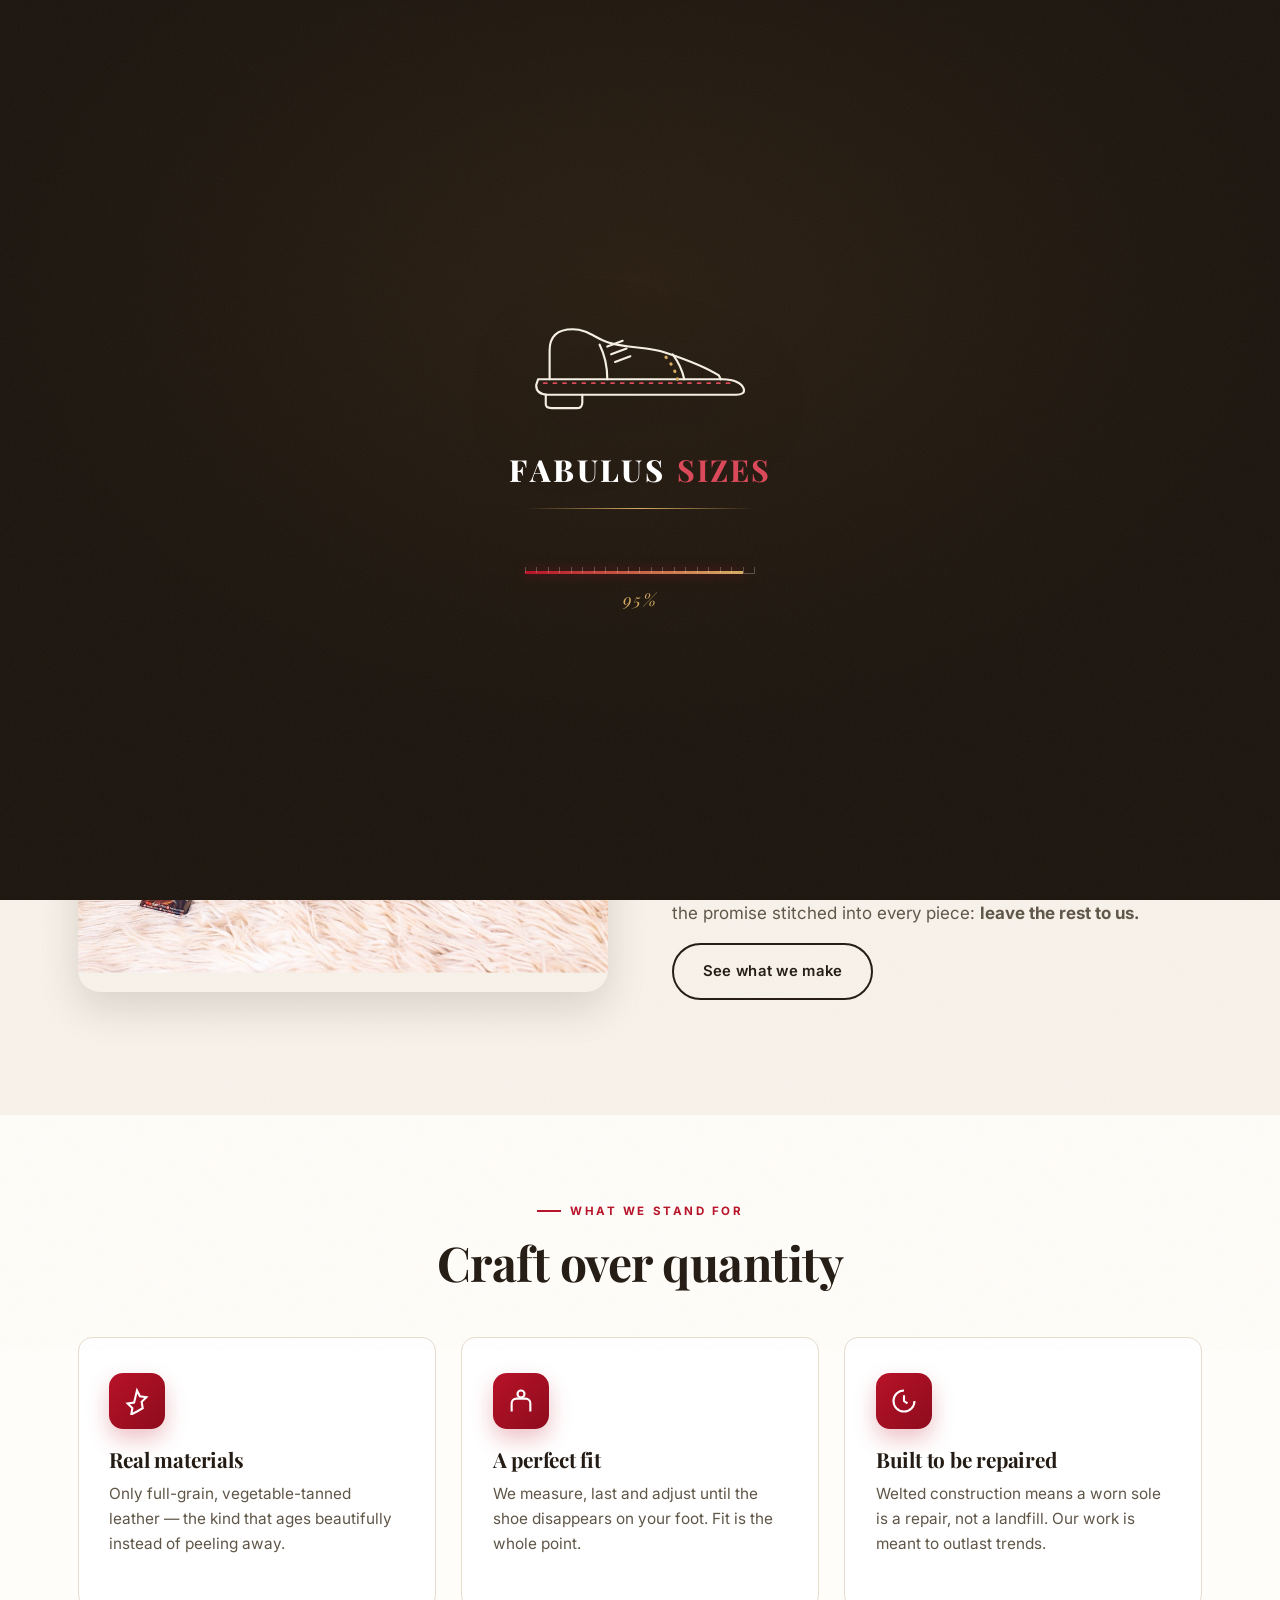
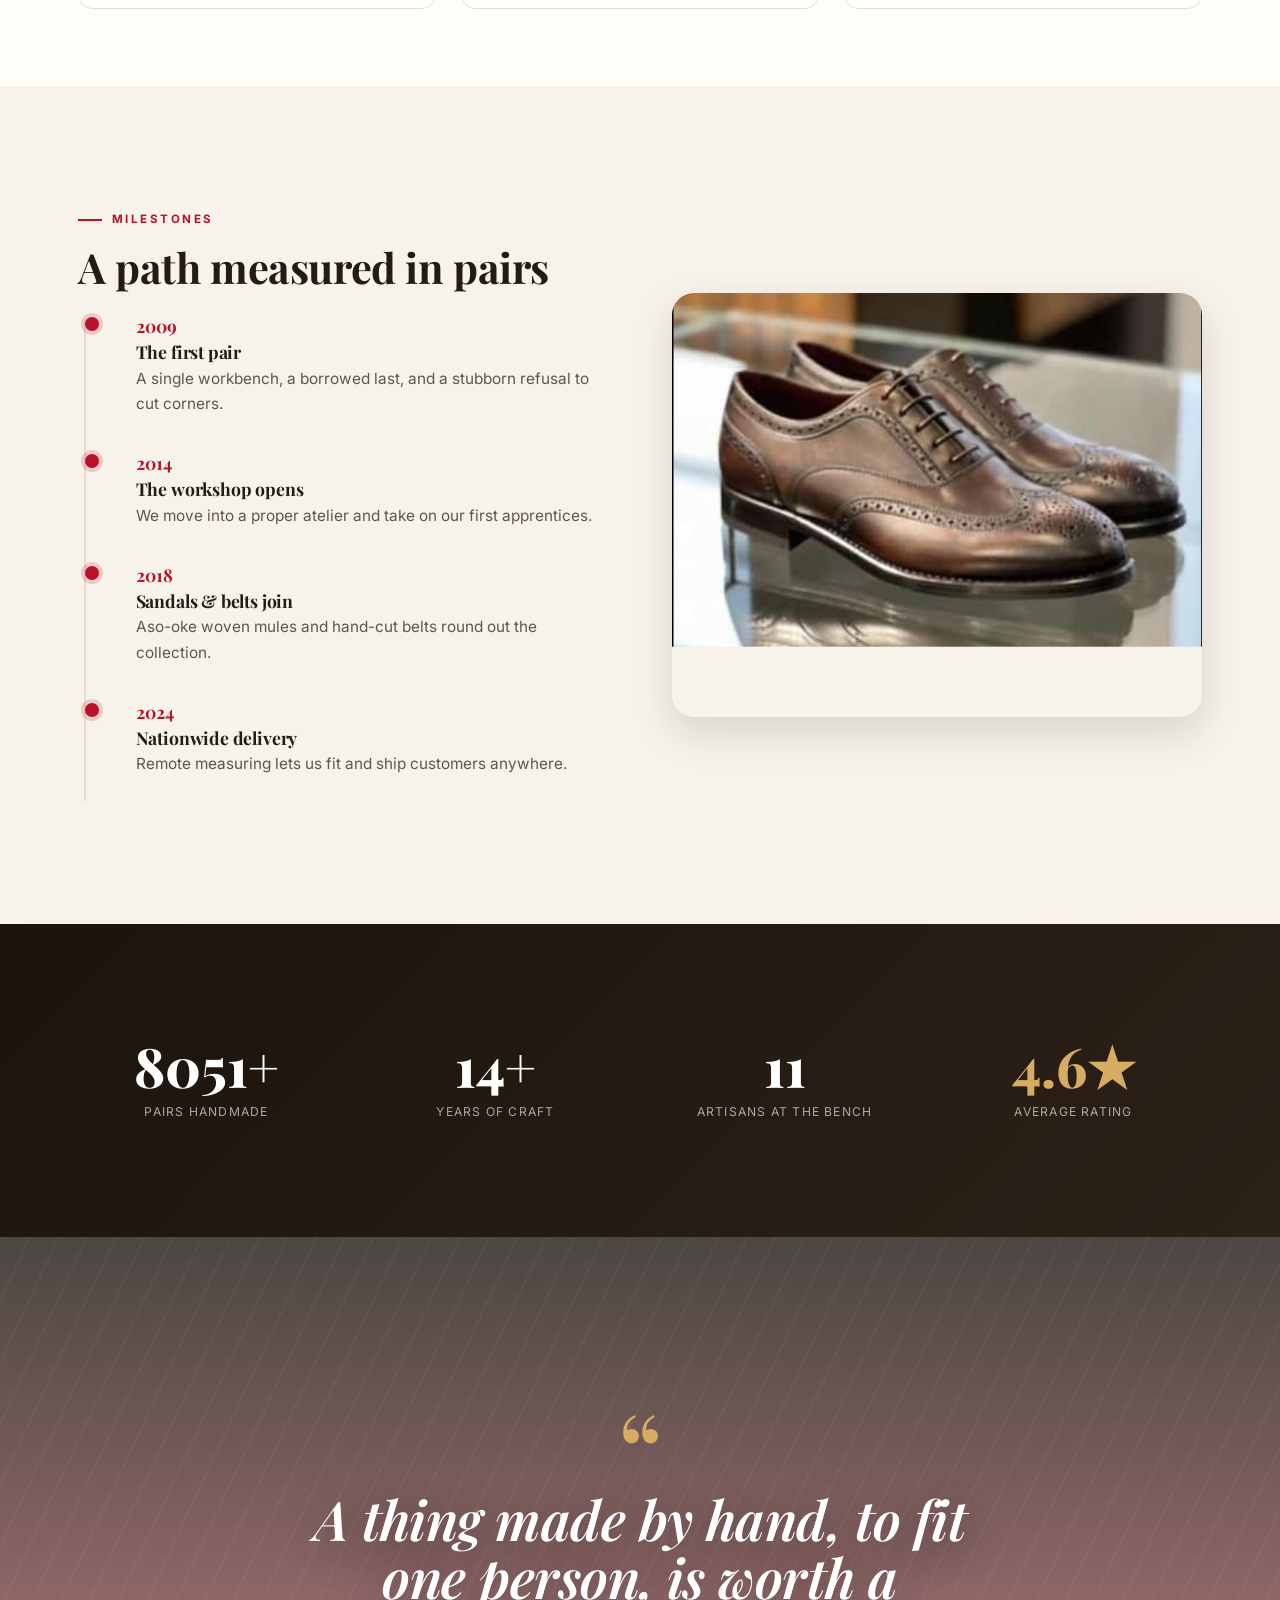
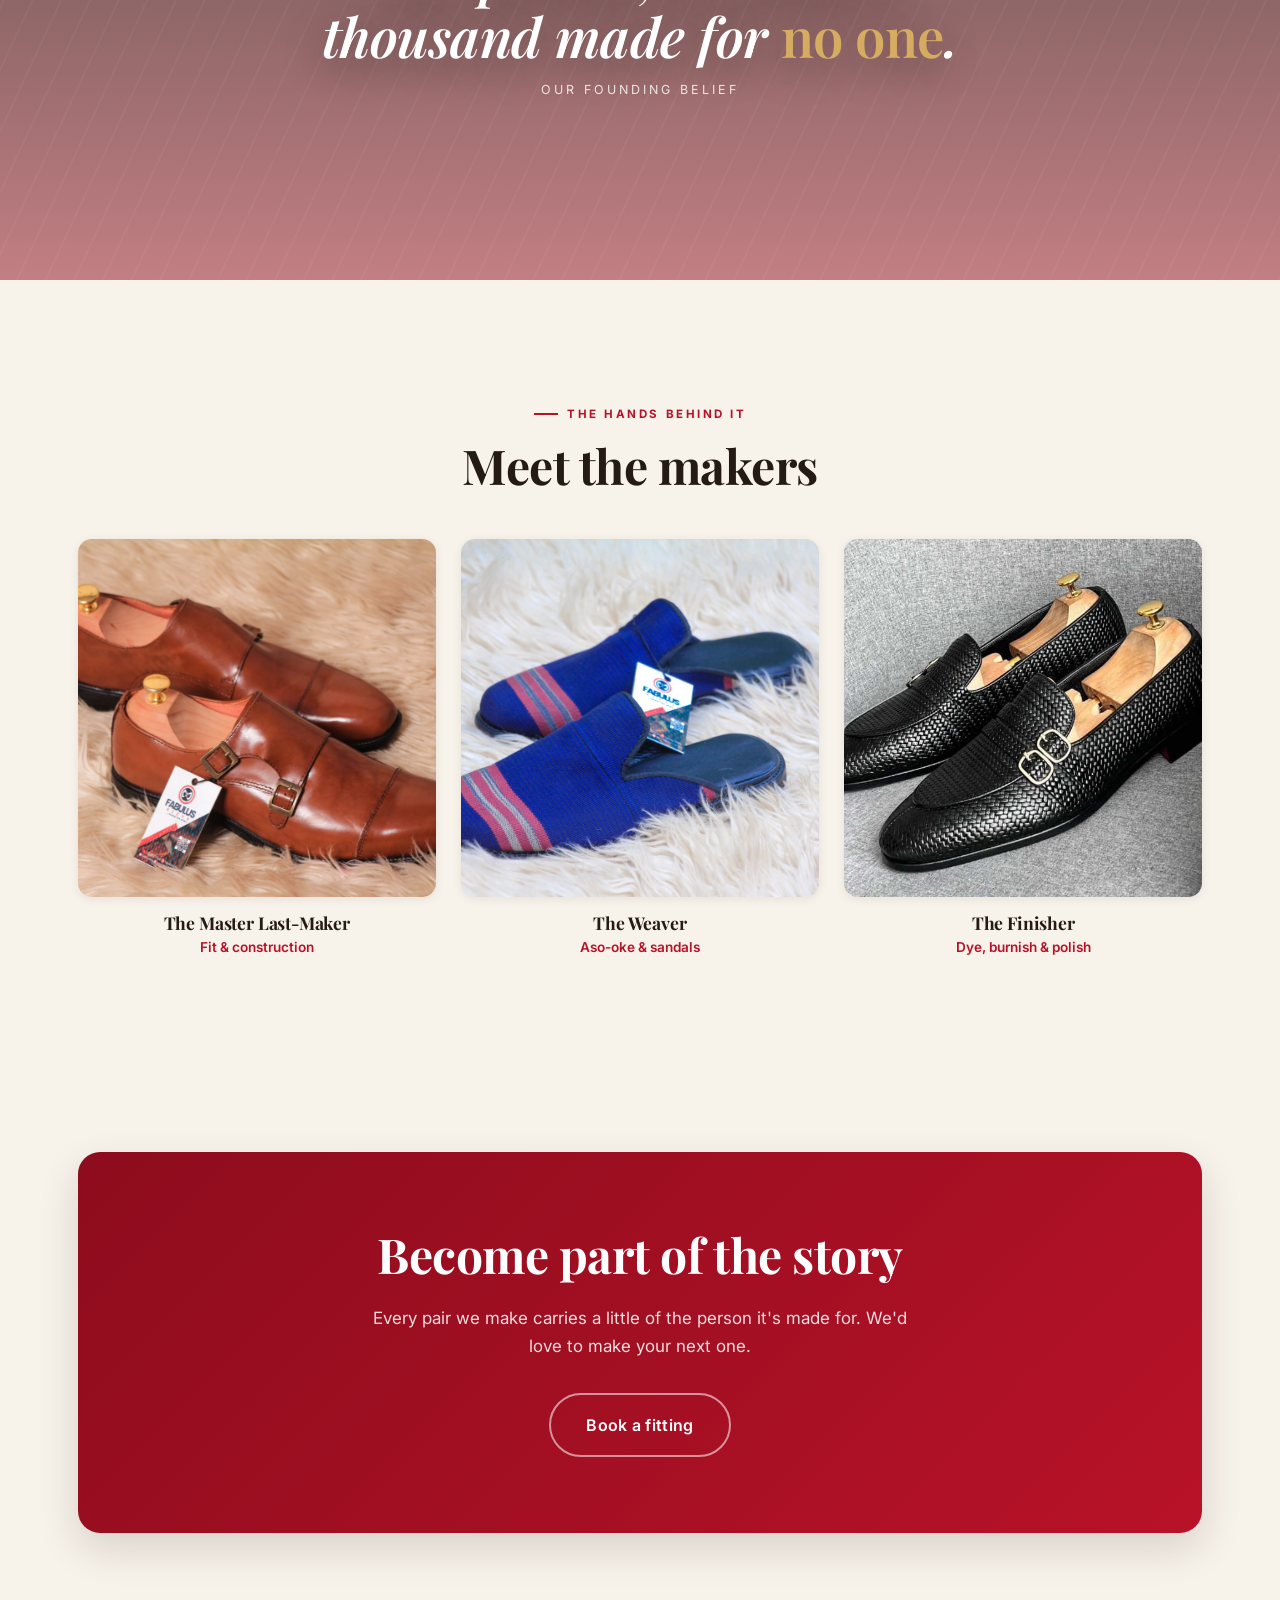
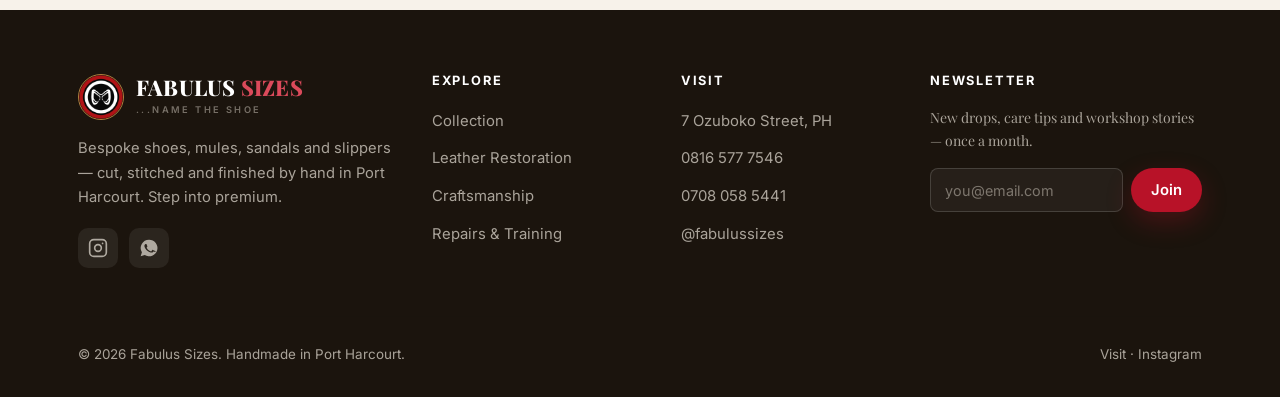
<file: about.html>
<!DOCTYPE html>
<html lang="en">
<head>
  <meta charset="UTF-8" />
  <meta name="viewport" content="width=device-width, initial-scale=1.0" />
  <title>Craftsmanship — Fabulus Sizes, Port Harcourt</title>
  <meta name="description" content="The story behind Fabulus Sizes — a Port Harcourt workshop obsessed with fit, real leather and craft that lasts. Meet the makers." />
  <meta name="theme-color" content="#f7f2ea" />
  <link rel="icon" type="image/png" href="images/Favicon/Favicon.png" />
  <link rel="preconnect" href="https://fonts.googleapis.com" />
  <link rel="preconnect" href="https://fonts.gstatic.com" crossorigin />
  <link href="https://fonts.googleapis.com/css2?family=Inter:wght@400;500;600;700;800&family=Playfair+Display:ital,wght@0,500;0,600;0,700;0,800;1,500;1,600;1,700&display=swap" rel="stylesheet" />
  <link rel="stylesheet" href="css/style.css" />
</head>
<body>

  <header class="site-header">
    <div class="nav">
      <a href="index.html" class="brand" aria-label="Fabulus Sizes home">
        <img src="images/Logo/Logo.png" alt="Fabulus Sizes emblem" />
        <div>
          <div class="word">FABULUS <span>SIZES</span></div>
          <div class="tag">...name the shoe</div>
        </div>
      </a>
      <ul class="nav-links">
        <li><a href="index.html">Home</a></li>
        <li><a href="shop.html">Collection</a></li>
        <li><a href="restoration.html">Restoration</a></li>
        <li><a href="services.html">Repairs</a></li>
        <li><a href="about.html" class="active">Craftsmanship</a></li>
        <li><a href="contact.html">Visit</a></li>
      </ul>
      <div class="nav-cta">
        <a class="btn btn-primary" href="https://wa.me/2348165777546?text=Hello%20Fabulus%20Sizes%20%E2%80%94%20I%27d%20like%20to%20place%20an%20order." target="_blank" rel="noopener">Order on WhatsApp</a>
        <button class="nav-toggle" aria-label="Toggle menu" aria-expanded="false"><span></span><span></span><span></span></button>
      </div>
    </div>
  </header>

  <section class="page-hero">
    <div class="container">
      <p class="crumbs"><a href="index.html">Home</a> / <span>Our Story</span></p>
      <h1>Leather is patient. So are we.</h1>
      <p>Fabulus began at a single workbench with one belief: that a thing made by hand, to fit one person, is worth more than a thousand made for no one.</p>
    </div>
  </section>

  <!-- STORY SPLIT -->
  <section class="section">
    <div class="container split">
      <div class="split-media reveal"><img src="images/Products/shoel%20and%20belt%20pair.jpeg" alt="Handmade loafers and matching belt" /></div>
      <div class="split-copy reveal d1">
        <span class="eyebrow">How it started</span>
        <h2>From one bench to a workshop</h2>
        <p>What began as evenings spent resoling neighbours' shoes grew, pair by pair, into a full atelier. We taught ourselves the old way — cutting patterns by hand, lasting each shoe, welting soles that can be repaired for a lifetime rather than thrown away.</p>
        <p>Today the same hands make dress shoes, weave sandals and cut belts for customers across the country. What hasn't changed is the promise stitched into every piece: <b>leave the rest to us.</b></p>
        <a href="shop.html" class="btn btn-ghost">See what we make</a>
      </div>
    </div>
  </section>

  <!-- VALUES -->
  <section class="section tight" style="background:var(--panel);">
    <div class="container">
      <div class="section-head center reveal">
        <span class="eyebrow center">What we stand for</span>
        <h2>Craft over quantity</h2>
      </div>
      <div class="svc-grid">
        <div class="svc reveal">
          <div class="svc-icon"><svg viewBox="0 0 24 24" fill="none" stroke="currentColor" stroke-width="1.8"><path d="M12 3l2.5 5 5.5.8-4 3.9.9 5.5L12 21l-4.9 2.6.9-5.5-4-3.9 5.5-.8z"/></svg></div>
          <h3>Real materials</h3>
          <p>Only full-grain, vegetable-tanned leather — the kind that ages beautifully instead of peeling away.</p>
        </div>
        <div class="svc reveal d1">
          <div class="svc-icon"><svg viewBox="0 0 24 24" fill="none" stroke="currentColor" stroke-width="1.8"><path d="M4 21v-7a4 4 0 0 1 4-4h8a4 4 0 0 1 4 4v7"/><circle cx="12" cy="6" r="3"/></svg></div>
          <h3>A perfect fit</h3>
          <p>We measure, last and adjust until the shoe disappears on your foot. Fit is the whole point.</p>
        </div>
        <div class="svc reveal d2">
          <div class="svc-icon"><svg viewBox="0 0 24 24" fill="none" stroke="currentColor" stroke-width="1.8"><path d="M21 12a9 9 0 1 1-9-9"/><path d="M12 7v5l3 2"/></svg></div>
          <h3>Built to be repaired</h3>
          <p>Welted construction means a worn sole is a repair, not a landfill. Our work is meant to outlast trends.</p>
        </div>
      </div>
    </div>
  </section>

  <!-- TIMELINE + BAND -->
  <section class="section">
    <div class="container split">
      <div class="split-copy reveal">
        <span class="eyebrow">Milestones</span>
        <h2>A path measured in pairs</h2>
        <ul class="timeline">
          <li><div class="yr">2009</div><h3>The first pair</h3><p>A single workbench, a borrowed last, and a stubborn refusal to cut corners.</p></li>
          <li><div class="yr">2014</div><h3>The workshop opens</h3><p>We move into a proper atelier and take on our first apprentices.</p></li>
          <li><div class="yr">2018</div><h3>Sandals &amp; belts join</h3><p>Aso-oke woven mules and hand-cut belts round out the collection.</p></li>
          <li><div class="yr">2024</div><h3>Nationwide delivery</h3><p>Remote measuring lets us fit and ship customers anywhere.</p></li>
        </ul>
      </div>
      <div class="split-media reveal d1"><img src="images/Products/shoe12.jpeg" alt="Finished brogue shoes" /></div>
    </div>
  </section>

  <!-- STATS BAND -->
  <section class="section band">
    <div class="container">
      <div class="band-grid">
        <div class="reveal"><div class="num"><span data-count="8500" data-suffix="+">0</span></div><div class="lbl">Pairs handmade</div></div>
        <div class="reveal d1"><div class="num"><span data-count="15" data-suffix="+">0</span></div><div class="lbl">Years of craft</div></div>
        <div class="reveal d2"><div class="num"><span data-count="12">0</span></div><div class="lbl">Artisans at the bench</div></div>
        <div class="reveal d3"><div class="num"><em><span data-count="4.9">0</span>★</em></div><div class="lbl">Average rating</div></div>
      </div>
    </div>
  </section>

  <!-- PARALLAX STATEMENT BAND -->
  <section class="parallax-band" style="background-image:url('images/Products/shoel%20and%20belt%20pair.jpeg')">
    <div class="container">
      <span class="quote-mark reveal">&ldquo;</span>
      <h2 class="reveal d1">A thing made by hand, to fit one person, is worth a thousand made for <span class="hl">no one</span>.</h2>
      <p class="attn reveal d2">Our founding belief</p>
    </div>
  </section>

  <!-- TEAM -->
  <section class="section">
    <div class="container">
      <div class="section-head center reveal">
        <span class="eyebrow center">The hands behind it</span>
        <h2>Meet the makers</h2>
      </div>
      <div class="team">
        <div class="member reveal">
          <div class="ph"><img src="images/Products/shoe.jpeg" alt="Master shoemaker's work" /></div>
          <h3>The Master Last-Maker</h3>
          <span>Fit &amp; construction</span>
        </div>
        <div class="member reveal d1">
          <div class="ph"><img src="images/Products/Sandals.jpeg" alt="Weaving artisan's work" /></div>
          <h3>The Weaver</h3>
          <span>Aso-oke &amp; sandals</span>
        </div>
        <div class="member reveal d2">
          <div class="ph"><img src="images/Products/shoe10.jpeg" alt="Finishing artisan's work" /></div>
          <h3>The Finisher</h3>
          <span>Dye, burnish &amp; polish</span>
        </div>
      </div>
    </div>
  </section>

  <!-- CTA -->
  <section class="section tight">
    <div class="container">
      <div class="cta-band reveal">
        <h2>Become part of the story</h2>
        <p>Every pair we make carries a little of the person it's made for. We'd love to make your next one.</p>
        <a href="contact.html" class="btn btn-ghost on-dark btn-lg">Book a fitting</a>
      </div>
    </div>
  </section>

  <!-- FOOTER -->
  <footer class="site-footer">
    <div class="container">
      <div class="footer-grid">
        <div class="footer-brand">
          <a href="index.html" class="brand">
            <img src="images/Logo/Logo.png" alt="Fabulus Sizes emblem" />
            <div><div class="word">FABULUS <span>SIZES</span></div><div class="tag">...name the shoe</div></div>
          </a>
          <p>Bespoke shoes, mules, sandals and slippers — cut, stitched and finished by hand in Port Harcourt. Step into premium.</p>
          <div class="socials">
            <a href="https://instagram.com/fabulussizes" target="_blank" rel="noopener" aria-label="Instagram"><svg viewBox="0 0 24 24" fill="none" stroke="currentColor" stroke-width="2"><rect x="2" y="2" width="20" height="20" rx="5"/><circle cx="12" cy="12" r="4"/><circle cx="17.5" cy="6.5" r="1" fill="currentColor" stroke="none"/></svg></a>
            <a href="https://wa.me/2348165777546?text=Hello%20Fabulus%20Sizes%20%E2%80%94%20I%20found%20you%20through%20your%20website." target="_blank" rel="noopener" aria-label="WhatsApp"><svg viewBox="0 0 24 24" fill="currentColor"><path d="M12 2a10 10 0 0 0-8.5 15.2L2 22l4.9-1.5A10 10 0 1 0 12 2zm5.4 14.2c-.2.6-1.3 1.2-1.8 1.2-.5.1-1 .1-1.7-.1-.4-.1-.9-.3-1.6-.6-2.8-1.2-4.6-4-4.7-4.2s-1.1-1.5-1.1-2.8.7-2 .9-2.2c.2-.3.5-.3.7-.3h.5c.2 0 .4 0 .6.5s.8 1.9.8 2 .1.3 0 .5c-.2.4-.3.6-.5.8s-.4.5-.2.9c.2.4.9 1.5 2 2.4 1.3 1.2 2.4 1.5 2.8 1.7.4.2.6.1.8-.1s.9-1.1 1.2-1.4c.2-.4.5-.3.8-.2s1.9.9 2.2 1.1c.3.1.5.2.6.3.1.3.1.7-.1 1.1z"/></svg></a>
          </div>
        </div>
        <div class="footer-col"><h4>Explore</h4><ul><li><a href="shop.html">Collection</a></li><li><a href="restoration.html">Leather Restoration</a></li><li><a href="about.html">Craftsmanship</a></li><li><a href="services.html">Repairs &amp; Training</a></li></ul></div>
        <div class="footer-col"><h4>Visit</h4><ul><li><a href="contact.html">7 Ozuboko Street, PH</a></li><li><a href="https://wa.me/2348165777546?text=Hello%20Fabulus%20Sizes%20%E2%80%94%20I%20found%20you%20through%20your%20website." target="_blank" rel="noopener">0816 577 7546</a></li><li><a href="https://wa.me/2347080585441?text=Hello%20Fabulus%20Sizes%20%E2%80%94%20I%20found%20you%20through%20your%20website." target="_blank" rel="noopener">0708 058 5441</a></li><li><a href="https://instagram.com/fabulussizes" target="_blank" rel="noopener">@fabulussizes</a></li></ul></div>
        <div class="footer-col"><h4>Newsletter</h4><p style="font-size:14px;font-family:var(--serif);color:var(--parchment-dim);">New drops, care tips and workshop stories — once a month.</p><form id="newsletter" class="newsletter"><input type="email" placeholder="you@email.com" aria-label="Email address" /><button type="submit" class="btn btn-primary">Join</button></form></div>
      </div>
      <div class="footer-bottom">
        <span>&copy; <span data-year>2026</span> Fabulus Sizes. Handmade in Port Harcourt.</span>
        <span><a href="contact.html">Visit</a> &middot; <a href="https://instagram.com/fabulussizes" target="_blank" rel="noopener">Instagram</a></span>
      </div>
    </div>
  </footer>

  <a class="whatsapp-float" href="https://wa.me/2348165777546?text=Hello%20Fabulus%20Sizes%20%E2%80%94%20I%20have%20a%20question%20about%20your%20workshop." target="_blank" rel="noopener" aria-label="Chat on WhatsApp">
    <svg viewBox="0 0 24 24"><path d="M12 2a10 10 0 0 0-8.6 15L2 22l5.2-1.4A10 10 0 1 0 12 2zm5.8 14.2c-.2.6-1.4 1.2-2 1.3-.5.1-1.1.1-1.8-.1-.4-.1-1-.3-1.7-.6-3-1.3-4.9-4.3-5.1-4.5-.1-.2-1.2-1.6-1.2-3s.7-2.1 1-2.4c.3-.3.6-.4.8-.4h.6c.2 0 .4 0 .6.5.2.6.8 2 .9 2.1.1.2.1.4 0 .6-.1.2-.1.3-.3.5l-.4.5c-.1.2-.3.4-.1.7.2.3.9 1.4 1.9 2.3 1.3 1.2 2.4 1.5 2.7 1.7.3.2.5.1.7-.1l.7-.9c.2-.3.4-.2.6-.1l1.9.9c.2.1.4.2.5.3.1.2.1.9-.1 1.5z"/></svg>
  </a>
  <button class="to-top" aria-label="Back to top"><svg viewBox="0 0 24 24" width="20" height="20" fill="none" stroke="currentColor" stroke-width="2.5"><path d="M12 19V5M5 12l7-7 7 7"/></svg></button>

  <script src="js/main.js"></script>
</body>
</html>
</file>
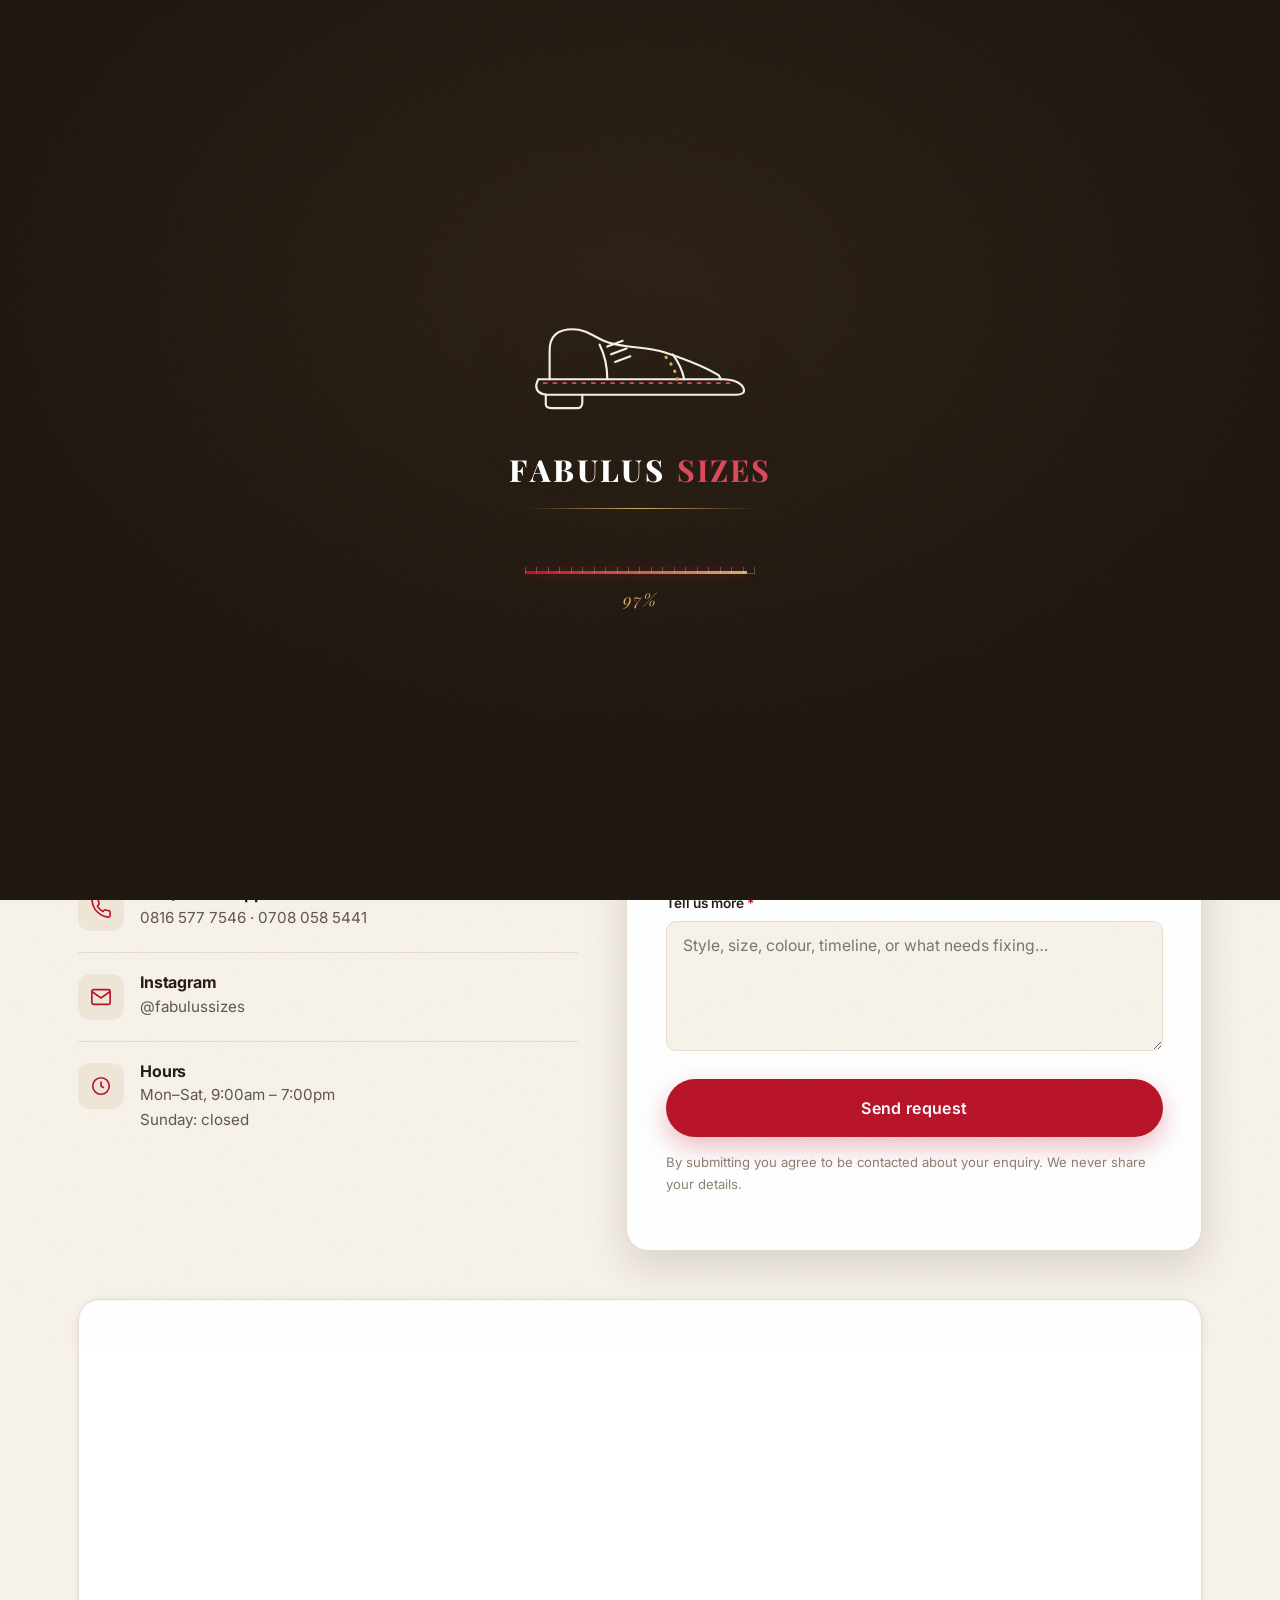
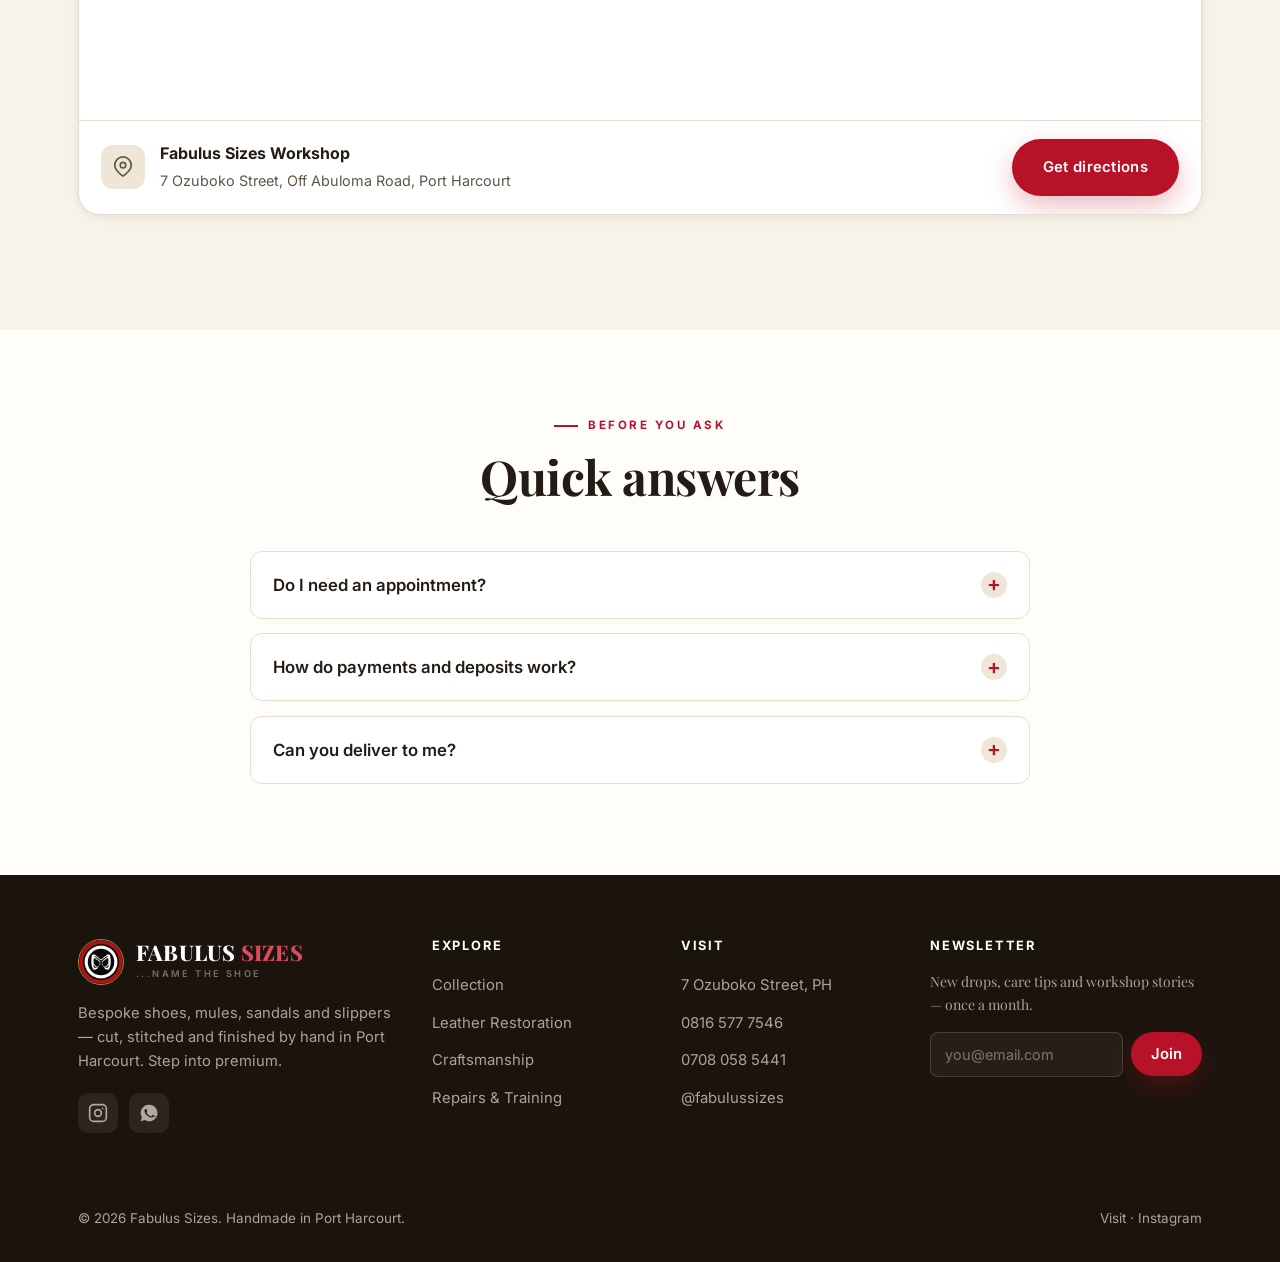
<file: contact.html>
<!DOCTYPE html>
<html lang="en">
<head>
  <meta charset="UTF-8" />
  <meta name="viewport" content="width=device-width, initial-scale=1.0" />
  <title>Visit Us — Fabulus Sizes, Port Harcourt</title>
  <meta name="description" content="Visit the Fabulus Sizes workshop in Port Harcourt, or reach us on WhatsApp and Instagram. Order bespoke, book a repair, ask about training." />
  <meta name="theme-color" content="#f7f2ea" />
  <link rel="icon" type="image/png" href="images/Favicon/Favicon.png" />
  <link rel="preconnect" href="https://fonts.googleapis.com" />
  <link rel="preconnect" href="https://fonts.gstatic.com" crossorigin />
  <link href="https://fonts.googleapis.com/css2?family=Inter:wght@400;500;600;700;800&family=Playfair+Display:ital,wght@0,500;0,600;0,700;0,800;1,500;1,600;1,700&display=swap" rel="stylesheet" />
  <link rel="stylesheet" href="css/style.css" />
</head>
<body>

  <header class="site-header">
    <div class="nav">
      <a href="index.html" class="brand" aria-label="Fabulus Sizes home">
        <img src="images/Logo/Logo.png" alt="Fabulus Sizes emblem" />
        <div>
          <div class="word">FABULUS <span>SIZES</span></div>
          <div class="tag">...name the shoe</div>
        </div>
      </a>
      <ul class="nav-links">
        <li><a href="index.html">Home</a></li>
        <li><a href="shop.html">Collection</a></li>
        <li><a href="restoration.html">Restoration</a></li>
        <li><a href="services.html">Repairs</a></li>
        <li><a href="about.html">Craftsmanship</a></li>
        <li><a href="contact.html" class="active">Visit</a></li>
      </ul>
      <div class="nav-cta">
        <a class="btn btn-primary" href="https://wa.me/2348165777546?text=Hello%20Fabulus%20Sizes%20%E2%80%94%20I%27d%20like%20to%20place%20an%20order." target="_blank" rel="noopener">Order on WhatsApp</a>
        <button class="nav-toggle" aria-label="Toggle menu" aria-expanded="false"><span></span><span></span><span></span></button>
      </div>
    </div>
  </header>

  <section class="page-hero">
    <div class="container">
      <p class="crumbs"><a href="index.html">Home</a> / <span>Contact</span></p>
      <h1>Let's make something</h1>
      <p>Order a bespoke pair, book a repair, or ask about training. Message us on WhatsApp, fill in the form, or visit the workshop in person.</p>
    </div>
  </section>

  <section class="section">
    <div class="container">
      <div class="contact-grid">

        <!-- INFO -->
        <div class="reveal">
          <span class="eyebrow">Reach us</span>
          <h2 style="font-size:1.9rem;">The workshop</h2>
          <p style="color:var(--text-soft);">Walk-ins welcome for fittings and repair drop-offs. For custom orders, a quick appointment helps us give you our full attention.</p>

          <div class="info-card">
            <div class="ic"><svg viewBox="0 0 24 24" fill="none" stroke="currentColor" stroke-width="1.8"><path d="M21 10c0 6-9 12-9 12s-9-6-9-12a9 9 0 0 1 18 0z"/><circle cx="12" cy="10" r="3"/></svg></div>
            <div><h4>Address</h4><p>7 Ozuboko Street, Off Abuloma Road<br />Port Harcourt, Nigeria</p></div>
          </div>
          <div class="info-card">
            <div class="ic"><svg viewBox="0 0 24 24" fill="none" stroke="currentColor" stroke-width="1.8"><path d="M22 16.9v3a2 2 0 0 1-2.2 2 19.8 19.8 0 0 1-8.6-3 19.5 19.5 0 0 1-6-6 19.8 19.8 0 0 1-3-8.6A2 2 0 0 1 4.1 2h3a2 2 0 0 1 2 1.7c.1 1 .4 1.9.7 2.8a2 2 0 0 1-.5 2.1L8.1 9.9a16 16 0 0 0 6 6l1.3-1.3a2 2 0 0 1 2.1-.4c.9.3 1.8.6 2.8.7a2 2 0 0 1 1.7 2z"/></svg></div>
            <div><h4>Call / WhatsApp</h4><p><a href="https://wa.me/2348165777546?text=Hello%20Fabulus%20Sizes%20%E2%80%94%20I%20found%20you%20through%20your%20website." target="_blank" rel="noopener">0816 577 7546</a> · <a href="https://wa.me/2347080585441?text=Hello%20Fabulus%20Sizes%20%E2%80%94%20I%20found%20you%20through%20your%20website." target="_blank" rel="noopener">0708 058 5441</a></p></div>
          </div>
          <div class="info-card">
            <div class="ic"><svg viewBox="0 0 24 24" fill="none" stroke="currentColor" stroke-width="1.8"><rect x="2" y="4" width="20" height="16" rx="2"/><path d="m2 6 10 7 10-7"/></svg></div>
            <div><h4>Instagram</h4><p><a href="https://instagram.com/fabulussizes" target="_blank" rel="noopener">@fabulussizes</a></p></div>
          </div>
          <div class="info-card">
            <div class="ic"><svg viewBox="0 0 24 24" fill="none" stroke="currentColor" stroke-width="1.8"><circle cx="12" cy="12" r="9"/><path d="M12 7v5l3 2"/></svg></div>
            <div><h4>Hours</h4><p>Mon–Sat, 9:00am – 7:00pm<br />Sunday: closed</p></div>
          </div>
        </div>

        <!-- FORM -->
        <div class="reveal d1">
          <form class="form" id="contact-form" novalidate>
            <div class="form-success"></div>
            <div class="field two">
              <div>
                <label for="name">Full name <span class="req">*</span></label>
                <input type="text" id="name" name="name" placeholder="Ada Obi" required />
                <span class="err">Please enter your name.</span>
              </div>
              <div>
                <label for="phone">Phone <span class="req">*</span></label>
                <input type="tel" id="phone" name="phone" placeholder="+234 …" required />
                <span class="err">Please enter a phone number.</span>
              </div>
            </div>
            <div class="field">
              <label for="email">Email <span class="req">*</span></label>
              <input type="email" id="email" name="email" placeholder="you@email.com" required />
              <span class="err">Please enter a valid email address.</span>
            </div>
            <div class="field">
              <label for="subject">I'm interested in <span class="req">*</span></label>
              <select id="subject" name="subject" required>
                <option value="">Select an option…</option>
                <option>Bespoke shoes</option>
                <option>Sandals / mules</option>
                <option>Belt or shoe-and-belt set</option>
                <option>Shoe repair / resole</option>
                <option>Restoration</option>
                <option>Something else</option>
              </select>
              <span class="err">Please choose an option.</span>
            </div>
            <div class="field">
              <label for="message">Tell us more <span class="req">*</span></label>
              <textarea id="message" name="message" placeholder="Style, size, colour, timeline, or what needs fixing…" required></textarea>
              <span class="err">Please add a few details.</span>
            </div>
            <button type="submit" class="btn btn-primary btn-lg" style="width:100%;">Send request</button>
            <p class="form-note">By submitting you agree to be contacted about your enquiry. We never share your details.</p>
          </form>
        </div>
      </div>

      <!-- MAP -->
      <div class="map-block reveal">
        <div class="map-embed">
          <iframe src="https://www.google.com/maps/embed?pb=!1m18!1m12!1m3!1d3271.8974500555055!2d7.0411622739769735!3d4.7739842952013065!2m3!1f0!2f0!3f0!3m2!1i1024!2i768!4f13.1!3m3!1m2!1s0x1069cb6f4cd7de1d%3A0x60587d062e060122!2sFabulussizes!5e1!3m2!1sen!2sng!4v1787700948332!5m2!1sen!2sng"
                  loading="lazy" allowfullscreen referrerpolicy="strict-origin-when-cross-origin"
                  title="Google map showing the Fabulus Sizes workshop, 7 Ozuboko Street, Off Abuloma Road, Port Harcourt"></iframe>
        </div>
        <div class="map-bar">
          <div class="map-where">
            <span class="map-pin"><svg viewBox="0 0 24 24" fill="none" stroke="currentColor" stroke-width="1.8"><path d="M21 10c0 6-9 12-9 12s-9-6-9-12a9 9 0 0 1 18 0z"/><circle cx="12" cy="10" r="3"/></svg></span>
            <div>
              <b>Fabulus Sizes Workshop</b>
              <span>7 Ozuboko Street, Off Abuloma Road, Port Harcourt</span>
            </div>
          </div>
          <a class="btn btn-primary" href="https://www.google.com/maps/dir/?api=1&amp;destination=Fabulussizes%2C%207%20Ozuboko%20Street%2C%20Off%20Abuloma%20Road%2C%20Port%20Harcourt" target="_blank" rel="noopener">Get directions</a>
        </div>
      </div>
    </div>
  </section>

  <!-- FAQ -->
  <section class="section tight" style="background:var(--panel);">
    <div class="container">
      <div class="section-head center reveal">
        <span class="eyebrow center">Before you ask</span>
        <h2>Quick answers</h2>
      </div>
      <div class="faq reveal">
        <div class="faq-item">
          <button class="faq-q">Do I need an appointment? <span class="pm">+</span></button>
          <div class="faq-a"><p>Not for repairs or ready pieces — walk in any time during opening hours. For bespoke fittings, booking ahead means we can dedicate time to your measurements.</p></div>
        </div>
        <div class="faq-item">
          <button class="faq-q">How do payments and deposits work? <span class="pm">+</span></button>
          <div class="faq-a"><p>Bespoke orders take a 50% deposit to begin, with the balance on completion. Repairs are paid on collection.</p></div>
        </div>
        <div class="faq-item">
          <button class="faq-q">Can you deliver to me? <span class="pm">+</span></button>
          <div class="faq-a"><p>Yes — we ship nationwide and can arrange courier for international orders. Delivery is quoted based on your location.</p></div>
        </div>
      </div>
    </div>
  </section>

  <!-- FOOTER -->
  <footer class="site-footer">
    <div class="container">
      <div class="footer-grid">
        <div class="footer-brand">
          <a href="index.html" class="brand">
            <img src="images/Logo/Logo.png" alt="Fabulus Sizes emblem" />
            <div><div class="word">FABULUS <span>SIZES</span></div><div class="tag">...name the shoe</div></div>
          </a>
          <p>Bespoke shoes, mules, sandals and slippers — cut, stitched and finished by hand in Port Harcourt. Step into premium.</p>
          <div class="socials">
            <a href="https://instagram.com/fabulussizes" target="_blank" rel="noopener" aria-label="Instagram"><svg viewBox="0 0 24 24" fill="none" stroke="currentColor" stroke-width="2"><rect x="2" y="2" width="20" height="20" rx="5"/><circle cx="12" cy="12" r="4"/><circle cx="17.5" cy="6.5" r="1" fill="currentColor" stroke="none"/></svg></a>
            <a href="https://wa.me/2348165777546?text=Hello%20Fabulus%20Sizes%20%E2%80%94%20I%20found%20you%20through%20your%20website." target="_blank" rel="noopener" aria-label="WhatsApp"><svg viewBox="0 0 24 24" fill="currentColor"><path d="M12 2a10 10 0 0 0-8.5 15.2L2 22l4.9-1.5A10 10 0 1 0 12 2zm5.4 14.2c-.2.6-1.3 1.2-1.8 1.2-.5.1-1 .1-1.7-.1-.4-.1-.9-.3-1.6-.6-2.8-1.2-4.6-4-4.7-4.2s-1.1-1.5-1.1-2.8.7-2 .9-2.2c.2-.3.5-.3.7-.3h.5c.2 0 .4 0 .6.5s.8 1.9.8 2 .1.3 0 .5c-.2.4-.3.6-.5.8s-.4.5-.2.9c.2.4.9 1.5 2 2.4 1.3 1.2 2.4 1.5 2.8 1.7.4.2.6.1.8-.1s.9-1.1 1.2-1.4c.2-.4.5-.3.8-.2s1.9.9 2.2 1.1c.3.1.5.2.6.3.1.3.1.7-.1 1.1z"/></svg></a>
          </div>
        </div>
        <div class="footer-col"><h4>Explore</h4><ul><li><a href="shop.html">Collection</a></li><li><a href="restoration.html">Leather Restoration</a></li><li><a href="about.html">Craftsmanship</a></li><li><a href="services.html">Repairs &amp; Training</a></li></ul></div>
        <div class="footer-col"><h4>Visit</h4><ul><li><a href="contact.html">7 Ozuboko Street, PH</a></li><li><a href="https://wa.me/2348165777546?text=Hello%20Fabulus%20Sizes%20%E2%80%94%20I%20found%20you%20through%20your%20website." target="_blank" rel="noopener">0816 577 7546</a></li><li><a href="https://wa.me/2347080585441?text=Hello%20Fabulus%20Sizes%20%E2%80%94%20I%20found%20you%20through%20your%20website." target="_blank" rel="noopener">0708 058 5441</a></li><li><a href="https://instagram.com/fabulussizes" target="_blank" rel="noopener">@fabulussizes</a></li></ul></div>
        <div class="footer-col"><h4>Newsletter</h4><p style="font-size:14px;font-family:var(--serif);color:var(--parchment-dim);">New drops, care tips and workshop stories — once a month.</p><form id="newsletter" class="newsletter"><input type="email" placeholder="you@email.com" aria-label="Email address" /><button type="submit" class="btn btn-primary">Join</button></form></div>
      </div>
      <div class="footer-bottom">
        <span>&copy; <span data-year>2026</span> Fabulus Sizes. Handmade in Port Harcourt.</span>
        <span><a href="contact.html">Visit</a> &middot; <a href="https://instagram.com/fabulussizes" target="_blank" rel="noopener">Instagram</a></span>
      </div>
    </div>
  </footer>

  <a class="whatsapp-float" href="https://wa.me/2348165777546?text=Hello%20Fabulus%20Sizes%20%E2%80%94%20I%20have%20a%20question." target="_blank" rel="noopener" aria-label="Chat on WhatsApp">
    <svg viewBox="0 0 24 24"><path d="M12 2a10 10 0 0 0-8.6 15L2 22l5.2-1.4A10 10 0 1 0 12 2zm5.8 14.2c-.2.6-1.4 1.2-2 1.3-.5.1-1.1.1-1.8-.1-.4-.1-1-.3-1.7-.6-3-1.3-4.9-4.3-5.1-4.5-.1-.2-1.2-1.6-1.2-3s.7-2.1 1-2.4c.3-.3.6-.4.8-.4h.6c.2 0 .4 0 .6.5.2.6.8 2 .9 2.1.1.2.1.4 0 .6-.1.2-.1.3-.3.5l-.4.5c-.1.2-.3.4-.1.7.2.3.9 1.4 1.9 2.3 1.3 1.2 2.4 1.5 2.7 1.7.3.2.5.1.7-.1l.7-.9c.2-.3.4-.2.6-.1l1.9.9c.2.1.4.2.5.3.1.2.1.9-.1 1.5z"/></svg>
  </a>
  <button class="to-top" aria-label="Back to top"><svg viewBox="0 0 24 24" width="20" height="20" fill="none" stroke="currentColor" stroke-width="2.5"><path d="M12 19V5M5 12l7-7 7 7"/></svg></button>

  <script src="js/main.js"></script>
</body>
</html>
</file>
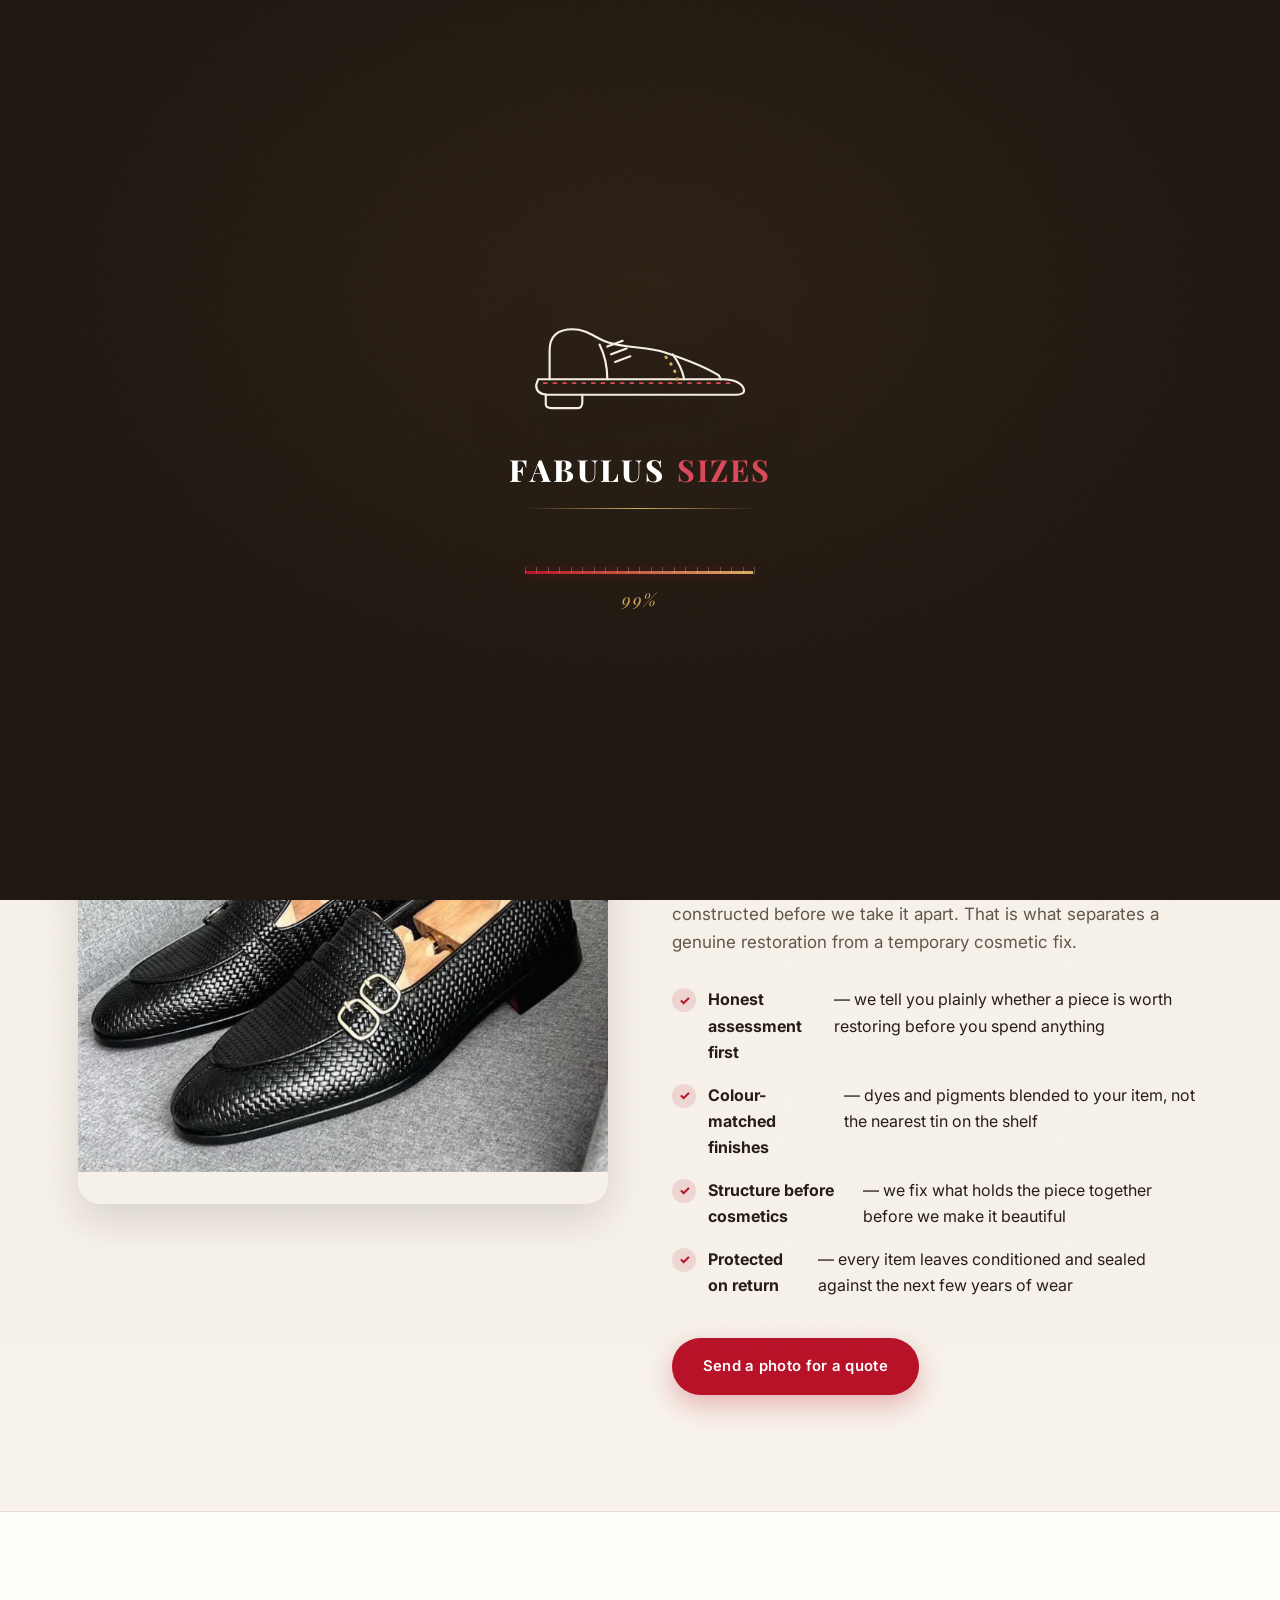
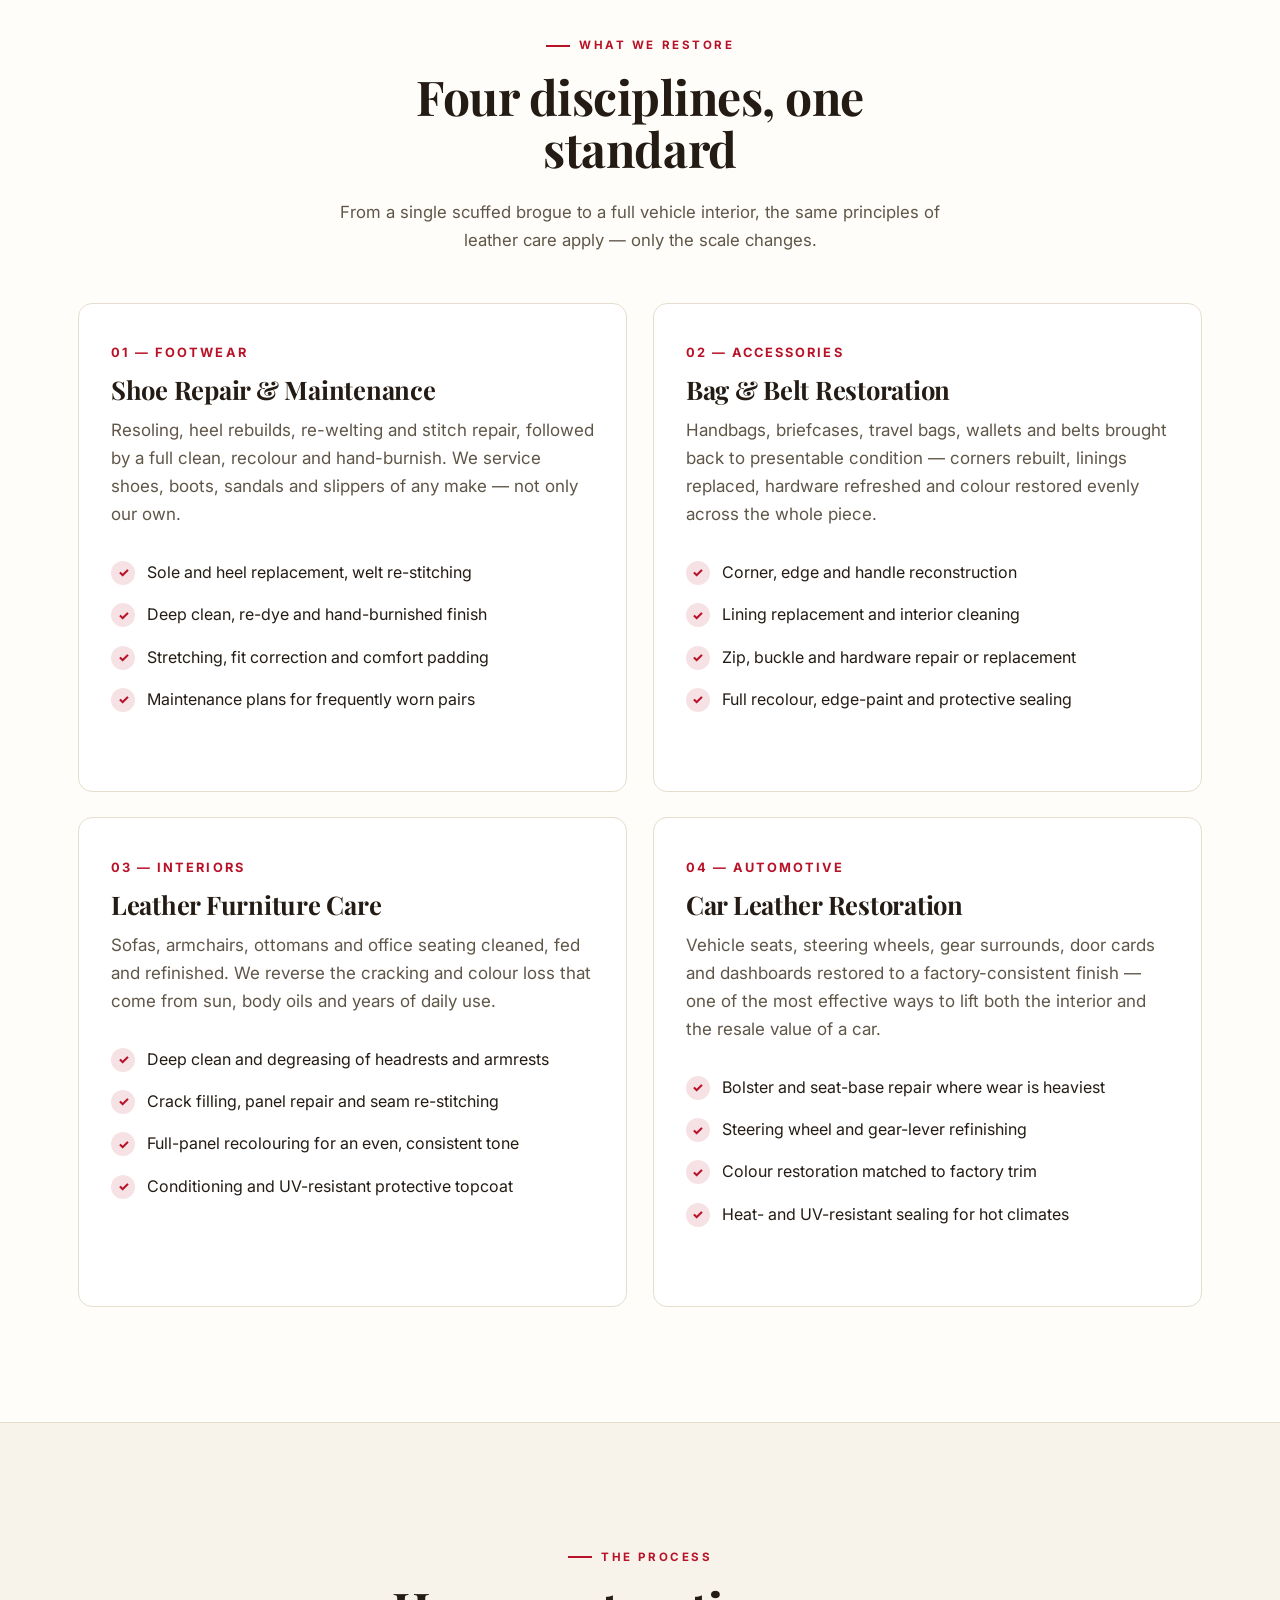
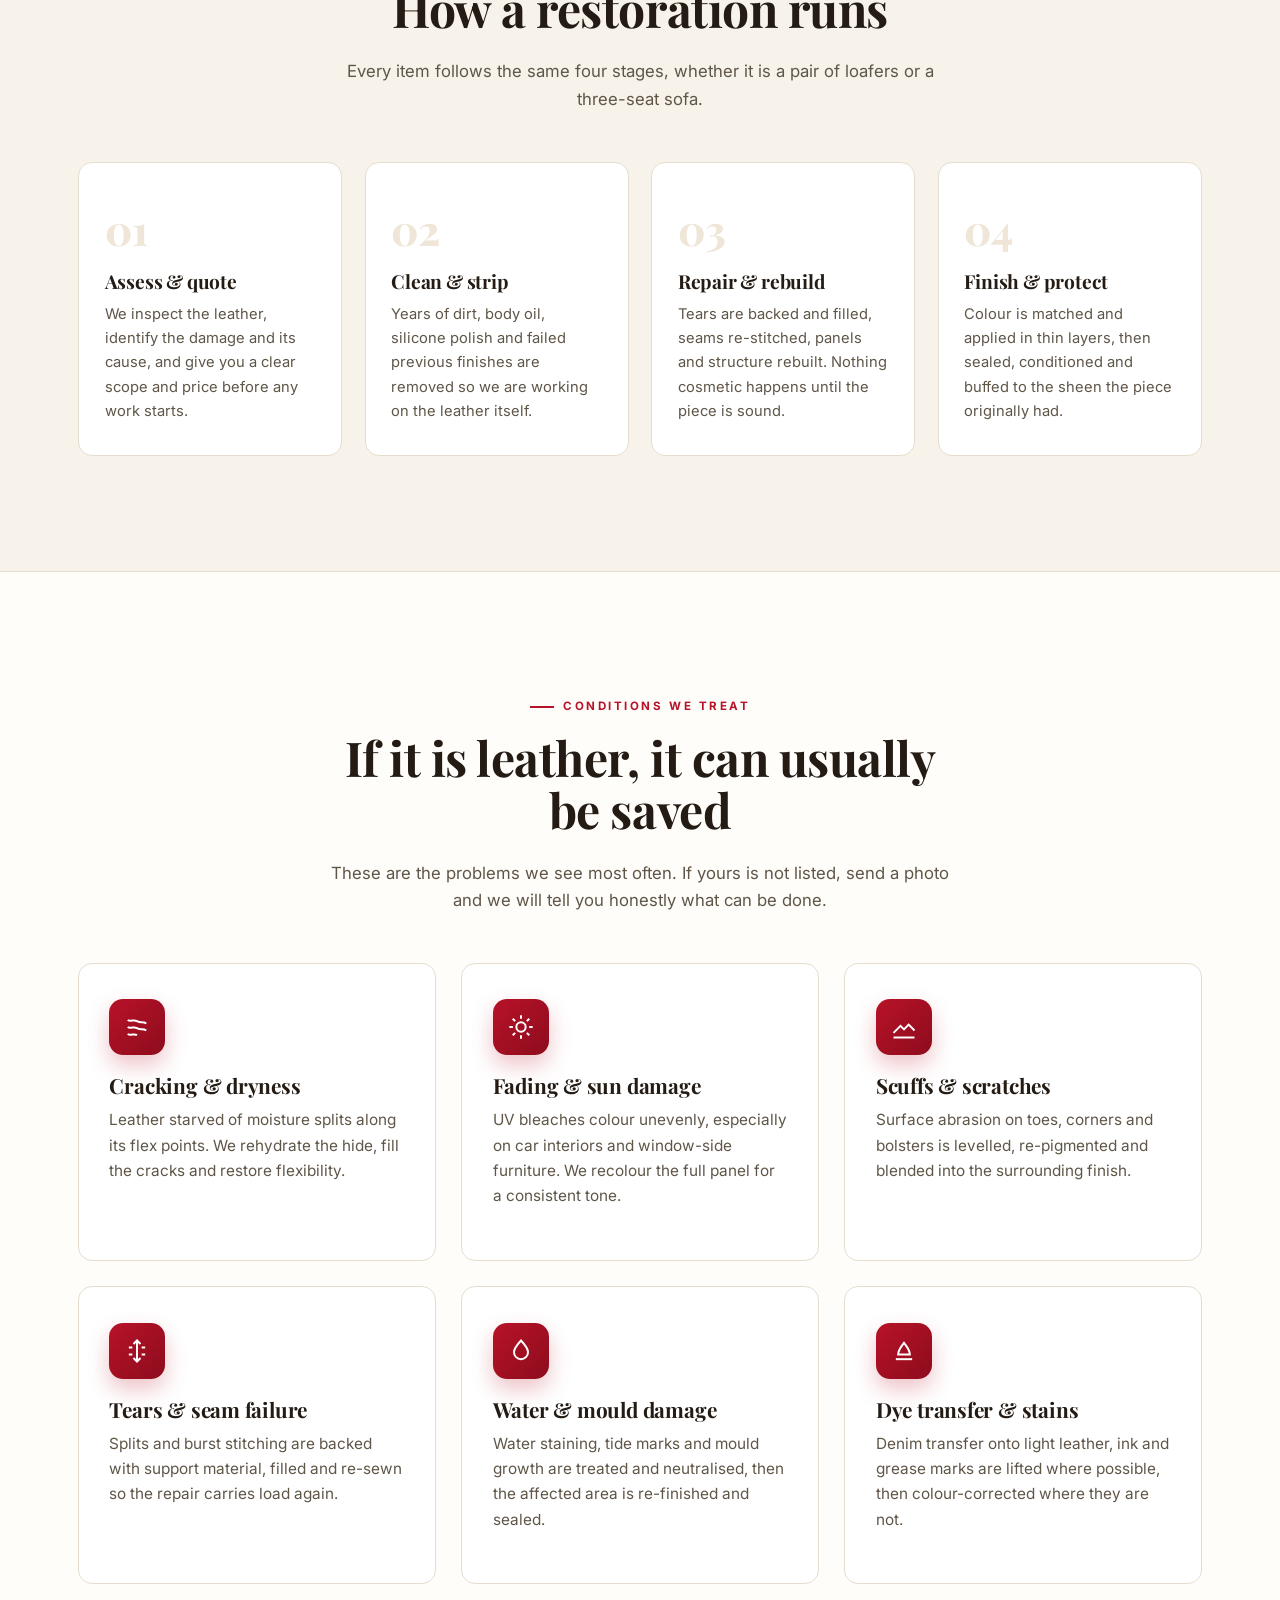
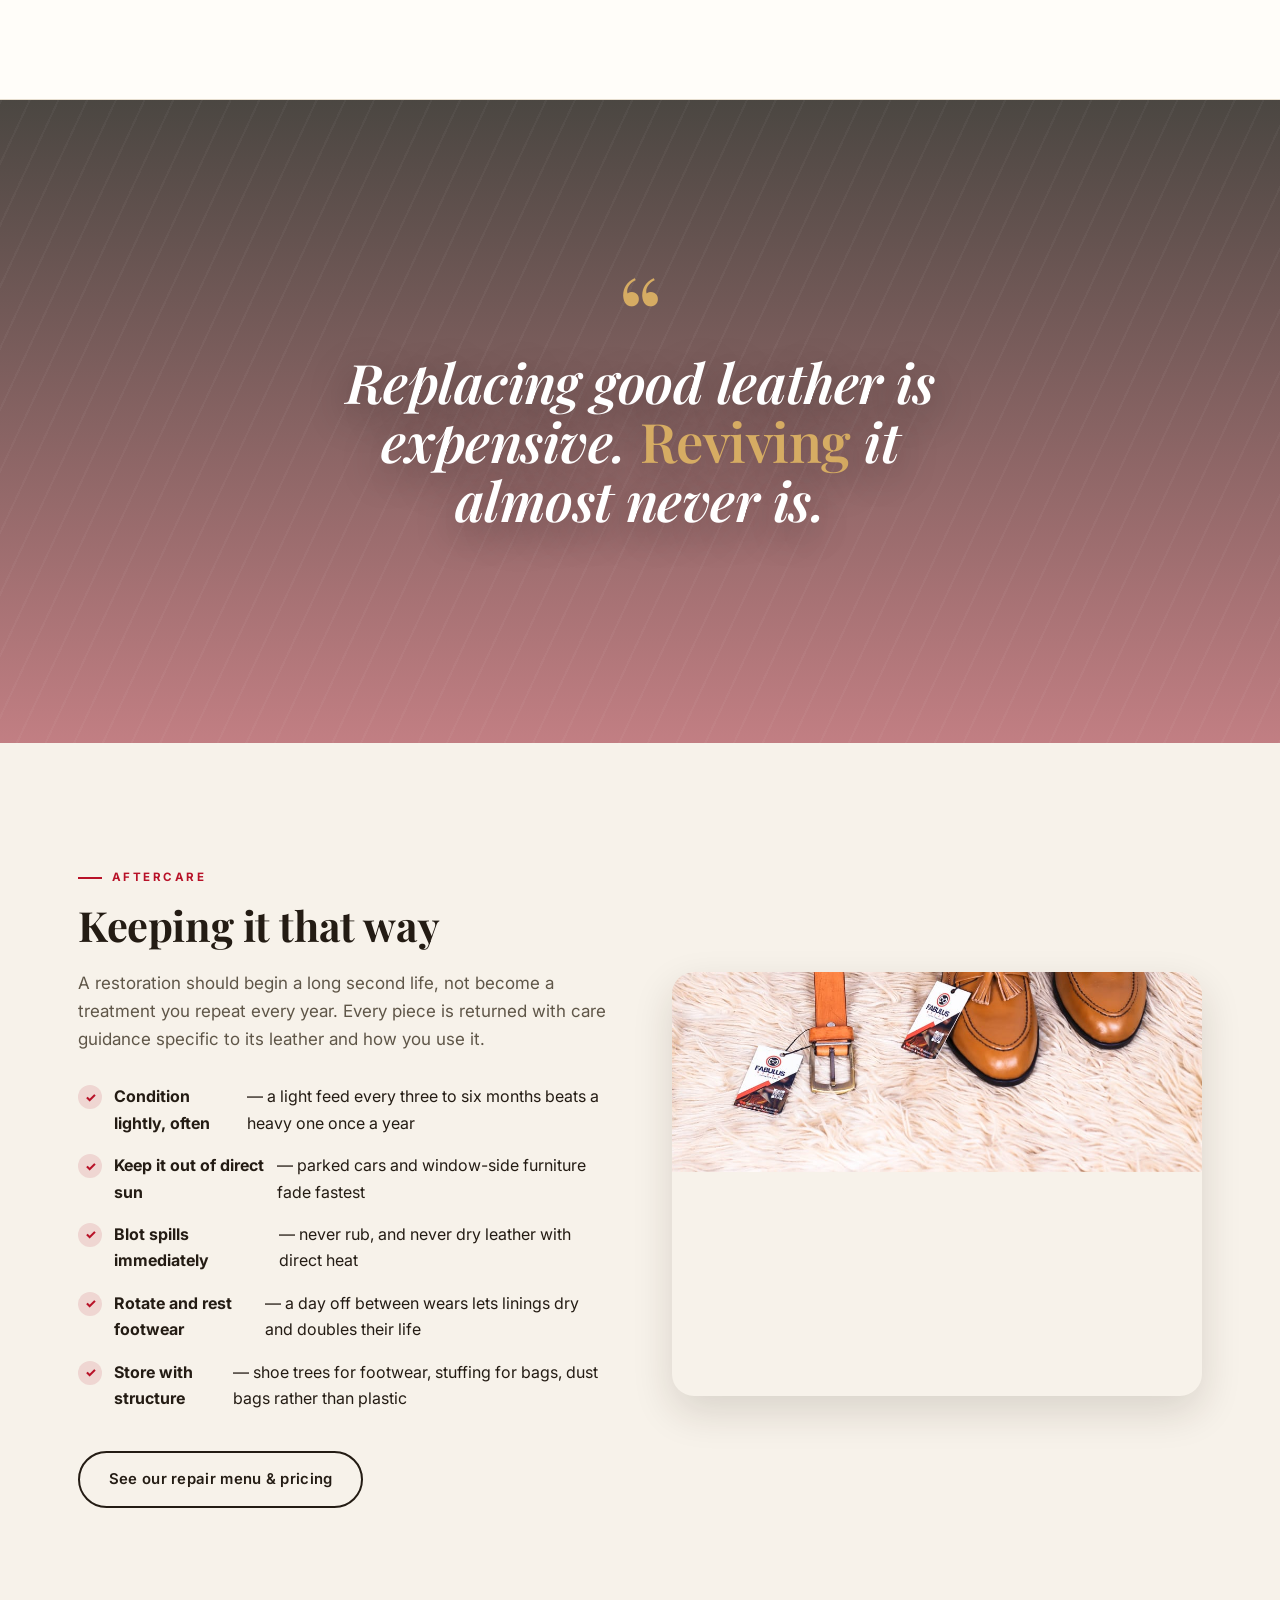
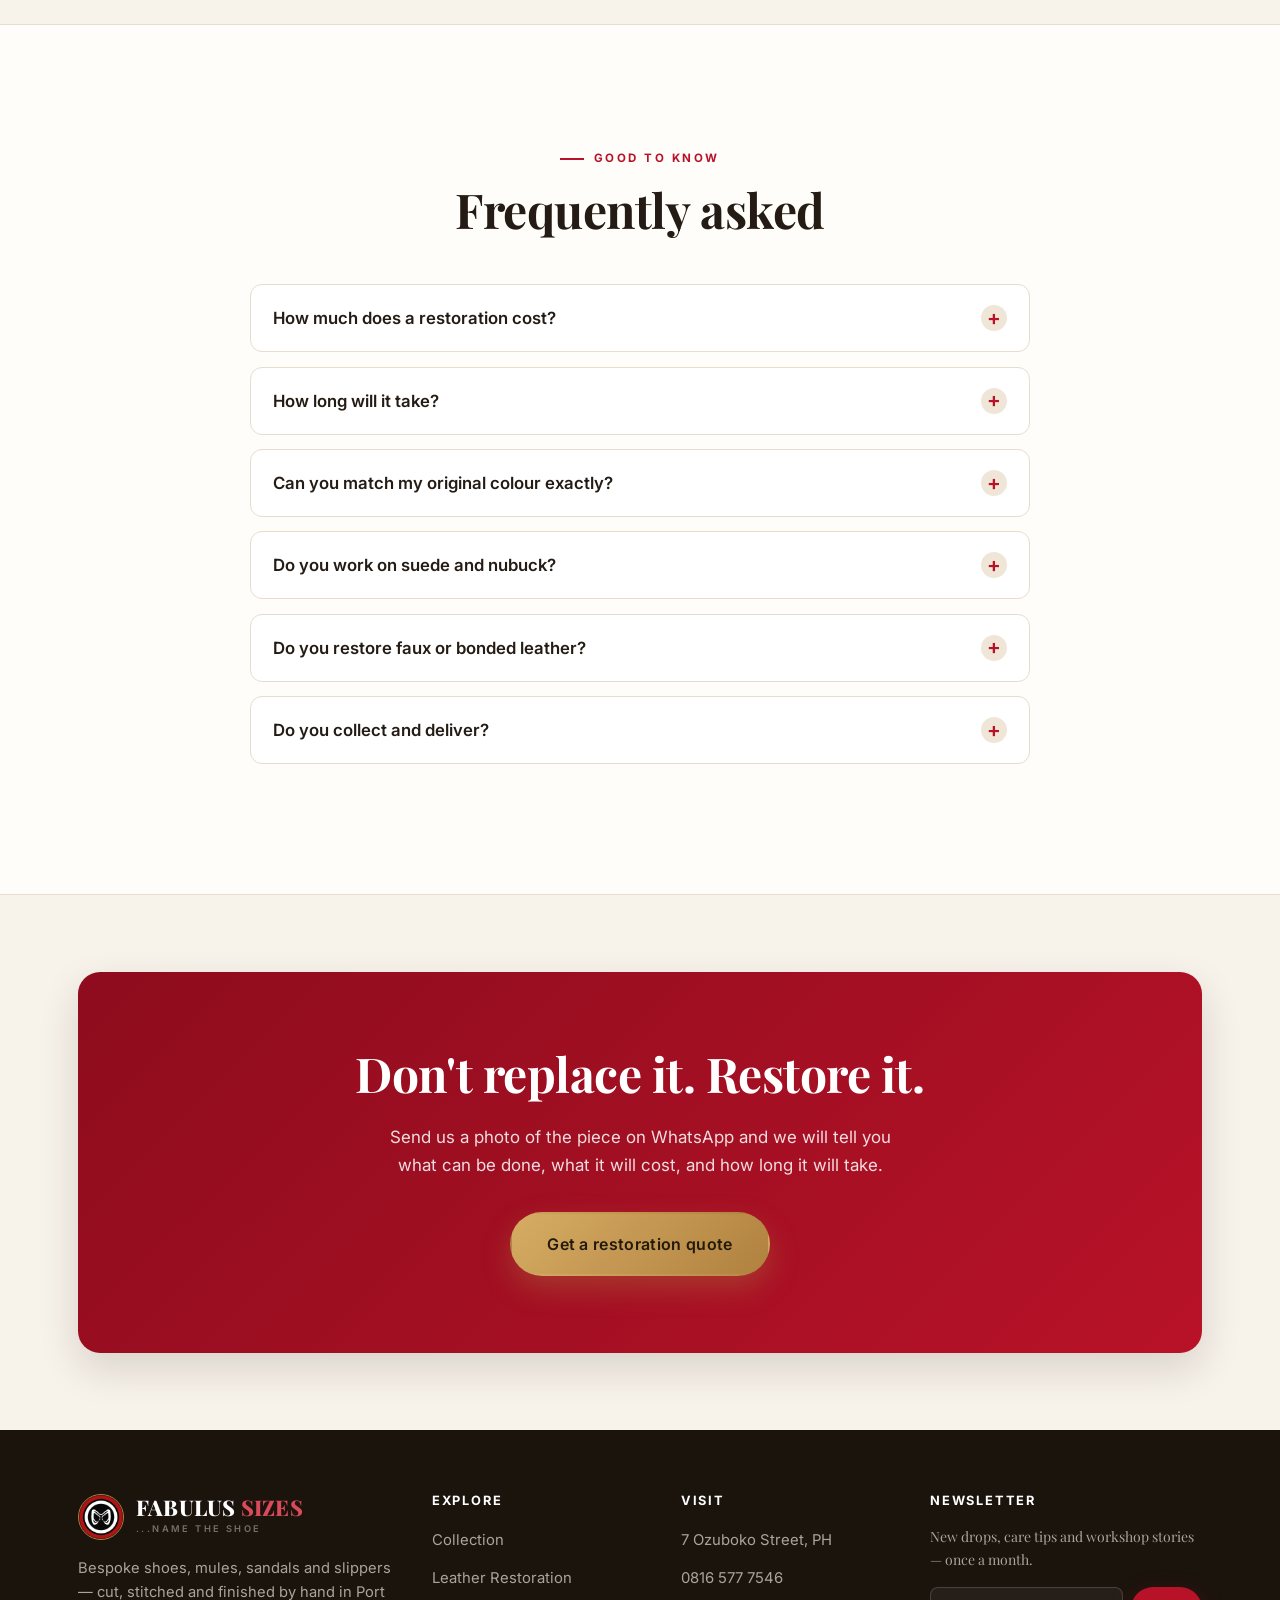
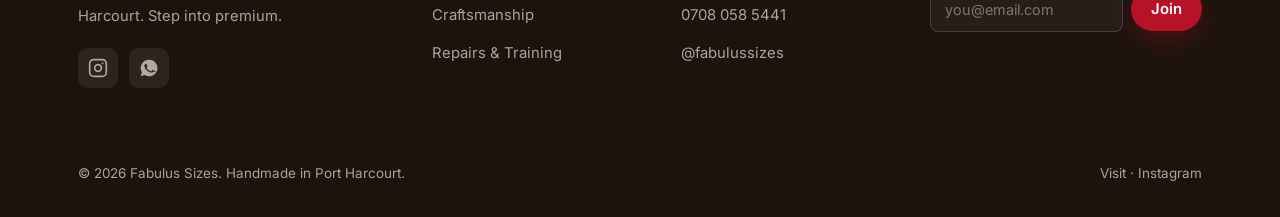
<file: restoration.html>
<!DOCTYPE html>
<html lang="en">
<head>
  <meta charset="UTF-8" />
  <meta name="viewport" content="width=device-width, initial-scale=1.0" />
  <title>Leather Restoration — Fabulus Sizes, Port Harcourt</title>
  <meta name="description" content="Premium leather care and restoration in Port Harcourt — shoe repair, bag and belt restoration, leather furniture care and car interior restoration." />
  <meta name="theme-color" content="#f7f2ea" />
  <link rel="icon" type="image/png" href="images/Favicon/Favicon.png" />
  <link rel="preconnect" href="https://fonts.googleapis.com" />
  <link rel="preconnect" href="https://fonts.gstatic.com" crossorigin />
  <link href="https://fonts.googleapis.com/css2?family=Inter:wght@400;500;600;700;800&family=Playfair+Display:ital,wght@0,500;0,600;0,700;0,800;1,500;1,600;1,700&display=swap" rel="stylesheet" />
  <link rel="stylesheet" href="css/style.css" />
</head>
<body>

  <header class="site-header">
    <div class="nav">
      <a href="index.html" class="brand" aria-label="Fabulus Sizes home">
        <img src="images/Logo/Logo.png" alt="Fabulus Sizes emblem" />
        <div>
          <div class="word">FABULUS <span>SIZES</span></div>
          <div class="tag">...name the shoe</div>
        </div>
      </a>
      <ul class="nav-links">
        <li><a href="index.html">Home</a></li>
        <li><a href="shop.html">Collection</a></li>
        <li><a href="restoration.html" class="active">Restoration</a></li>
        <li><a href="services.html">Repairs</a></li>
        <li><a href="about.html">Craftsmanship</a></li>
        <li><a href="contact.html">Visit</a></li>
      </ul>
      <div class="nav-cta">
        <a class="btn btn-primary" href="https://wa.me/2348165777546?text=Hello%20Fabulus%20Sizes%20%E2%80%94%20I%27d%20like%20to%20ask%20about%20leather%20restoration." target="_blank" rel="noopener">Order on WhatsApp</a>
        <button class="nav-toggle" aria-label="Toggle menu" aria-expanded="false"><span></span><span></span><span></span></button>
      </div>
    </div>
  </header>

  <section class="page-hero">
    <div class="container">
      <p class="crumbs"><a href="index.html">Home</a> / <span>Leather Restoration</span></p>
      <h1>Resuscitating Leather</h1>
      <p>Good leather rarely dies — it is simply neglected. We clean, repair, recolour and protect the leather you already own, restoring the beauty, durability and value of every piece that passes through our workshop.</p>
    </div>
  </section>

  <section class="section">
    <div class="container split">
      <div class="split-media reveal">
        <img src="images/Products/shoe10.jpeg" alt="Restored leather shoe with a renewed hand-polished finish" loading="lazy" />
      </div>
      <div class="split-copy reveal d1">
        <span class="eyebrow">Our commitment</span>
        <h2>Craftsmanship, not cover-up</h2>
        <p>Restoration is not a coat of paint over a problem. It is diagnosis, repair and refinishing — done in the right order, with the right materials, by hands that make leather goods from scratch every day.</p>
        <p>Because we are shoemakers first, we understand how a piece is constructed before we take it apart. That is what separates a genuine restoration from a temporary cosmetic fix.</p>
        <ul class="check-list">
          <li><b>Honest assessment first</b> — we tell you plainly whether a piece is worth restoring before you spend anything</li>
          <li><b>Colour-matched finishes</b> — dyes and pigments blended to your item, not the nearest tin on the shelf</li>
          <li><b>Structure before cosmetics</b> — we fix what holds the piece together before we make it beautiful</li>
          <li><b>Protected on return</b> — every item leaves conditioned and sealed against the next few years of wear</li>
        </ul>
        <a class="btn btn-primary" href="https://wa.me/2348165777546?text=Hello%20Fabulus%20Sizes%20%E2%80%94%20I%27d%20like%20a%20restoration%20quote.%20Here%20are%20photos%20of%20the%20item%3A" target="_blank" rel="noopener">Send a photo for a quote</a>
      </div>
    </div>
  </section>

  <!-- FOUR PILLARS -->
  <section class="section panel-bg">
    <div class="container">
      <div class="section-head center reveal">
        <span class="eyebrow center">What we restore</span>
        <h2>Four disciplines, one standard</h2>
        <p>From a single scuffed brogue to a full vehicle interior, the same principles of leather care apply — only the scale changes.</p>
      </div>

      <div class="rt-grid reveal">
        <div class="rt-card">
          <div class="num">01 — Footwear</div>
          <h3>Shoe Repair &amp; Maintenance</h3>
          <p>Resoling, heel rebuilds, re-welting and stitch repair, followed by a full clean, recolour and hand-burnish. We service shoes, boots, sandals and slippers of any make — not only our own.</p>
          <ul class="check-list">
            <li>Sole and heel replacement, welt re-stitching</li>
            <li>Deep clean, re-dye and hand-burnished finish</li>
            <li>Stretching, fit correction and comfort padding</li>
            <li>Maintenance plans for frequently worn pairs</li>
          </ul>
        </div>

        <div class="rt-card">
          <div class="num">02 — Accessories</div>
          <h3>Bag &amp; Belt Restoration</h3>
          <p>Handbags, briefcases, travel bags, wallets and belts brought back to presentable condition — corners rebuilt, linings replaced, hardware refreshed and colour restored evenly across the whole piece.</p>
          <ul class="check-list">
            <li>Corner, edge and handle reconstruction</li>
            <li>Lining replacement and interior cleaning</li>
            <li>Zip, buckle and hardware repair or replacement</li>
            <li>Full recolour, edge-paint and protective sealing</li>
          </ul>
        </div>

        <div class="rt-card">
          <div class="num">03 — Interiors</div>
          <h3>Leather Furniture Care</h3>
          <p>Sofas, armchairs, ottomans and office seating cleaned, fed and refinished. We reverse the cracking and colour loss that come from sun, body oils and years of daily use.</p>
          <ul class="check-list">
            <li>Deep clean and degreasing of headrests and armrests</li>
            <li>Crack filling, panel repair and seam re-stitching</li>
            <li>Full-panel recolouring for an even, consistent tone</li>
            <li>Conditioning and UV-resistant protective topcoat</li>
          </ul>
        </div>

        <div class="rt-card">
          <div class="num">04 — Automotive</div>
          <h3>Car Leather Restoration</h3>
          <p>Vehicle seats, steering wheels, gear surrounds, door cards and dashboards restored to a factory-consistent finish — one of the most effective ways to lift both the interior and the resale value of a car.</p>
          <ul class="check-list">
            <li>Bolster and seat-base repair where wear is heaviest</li>
            <li>Steering wheel and gear-lever refinishing</li>
            <li>Colour restoration matched to factory trim</li>
            <li>Heat- and UV-resistant sealing for hot climates</li>
          </ul>
        </div>
      </div>
    </div>
  </section>

  <!-- PROCESS -->
  <section class="section">
    <div class="container">
      <div class="section-head center reveal">
        <span class="eyebrow center">The process</span>
        <h2>How a restoration runs</h2>
        <p>Every item follows the same four stages, whether it is a pair of loafers or a three-seat sofa.</p>
      </div>
      <div class="steps">
        <div class="step reveal">
          <h3>Assess &amp; quote</h3>
          <p>We inspect the leather, identify the damage and its cause, and give you a clear scope and price before any work starts.</p>
        </div>
        <div class="step reveal d1">
          <h3>Clean &amp; strip</h3>
          <p>Years of dirt, body oil, silicone polish and failed previous finishes are removed so we are working on the leather itself.</p>
        </div>
        <div class="step reveal d2">
          <h3>Repair &amp; rebuild</h3>
          <p>Tears are backed and filled, seams re-stitched, panels and structure rebuilt. Nothing cosmetic happens until the piece is sound.</p>
        </div>
        <div class="step reveal d3">
          <h3>Finish &amp; protect</h3>
          <p>Colour is matched and applied in thin layers, then sealed, conditioned and buffed to the sheen the piece originally had.</p>
        </div>
      </div>
    </div>
  </section>

  <!-- CONDITIONS -->
  <section class="section panel-bg">
    <div class="container">
      <div class="section-head center reveal">
        <span class="eyebrow center">Conditions we treat</span>
        <h2>If it is leather, it can usually be saved</h2>
        <p>These are the problems we see most often. If yours is not listed, send a photo and we will tell you honestly what can be done.</p>
      </div>
      <div class="svc-grid">
        <div class="svc reveal">
          <div class="svc-icon"><svg viewBox="0 0 24 24" fill="none" stroke="currentColor" stroke-width="1.7"><path d="M4 6c3 2 5-1 8 1s5 0 8 2M4 12c3 2 5-1 8 1s5 0 8 2M4 18c3 2 5-1 8 1"/></svg></div>
          <h3>Cracking &amp; dryness</h3>
          <p>Leather starved of moisture splits along its flex points. We rehydrate the hide, fill the cracks and restore flexibility.</p>
        </div>
        <div class="svc reveal d1">
          <div class="svc-icon"><svg viewBox="0 0 24 24" fill="none" stroke="currentColor" stroke-width="1.7"><circle cx="12" cy="12" r="4"/><path d="M12 2v3M12 19v3M2 12h3M19 12h3M4.9 4.9l2.1 2.1M17 17l2.1 2.1M19.1 4.9L17 7M7 17l-2.1 2.1"/></svg></div>
          <h3>Fading &amp; sun damage</h3>
          <p>UV bleaches colour unevenly, especially on car interiors and window-side furniture. We recolour the full panel for a consistent tone.</p>
        </div>
        <div class="svc reveal d2">
          <div class="svc-icon"><svg viewBox="0 0 24 24" fill="none" stroke="currentColor" stroke-width="1.7"><path d="M3 17L9 11l3 3 4-4 5 5"/><path d="M3 21h18"/></svg></div>
          <h3>Scuffs &amp; scratches</h3>
          <p>Surface abrasion on toes, corners and bolsters is levelled, re-pigmented and blended into the surrounding finish.</p>
        </div>
        <div class="svc reveal">
          <div class="svc-icon"><svg viewBox="0 0 24 24" fill="none" stroke="currentColor" stroke-width="1.7"><path d="M12 3v18"/><path d="M9 6l3-3 3 3M9 18l3 3 3-3"/><path d="M5 9h3M5 15h3M16 9h3M16 15h3"/></svg></div>
          <h3>Tears &amp; seam failure</h3>
          <p>Splits and burst stitching are backed with support material, filled and re-sewn so the repair carries load again.</p>
        </div>
        <div class="svc reveal d1">
          <div class="svc-icon"><svg viewBox="0 0 24 24" fill="none" stroke="currentColor" stroke-width="1.7"><path d="M12 3s6 6.5 6 10a6 6 0 0 1-12 0c0-3.5 6-10 6-10z"/></svg></div>
          <h3>Water &amp; mould damage</h3>
          <p>Water staining, tide marks and mould growth are treated and neutralised, then the affected area is re-finished and sealed.</p>
        </div>
        <div class="svc reveal d2">
          <div class="svc-icon"><svg viewBox="0 0 24 24" fill="none" stroke="currentColor" stroke-width="1.7"><path d="M5 19h14"/><path d="M7 15c0-4 2-6 5-10 3 4 5 6 5 10z"/></svg></div>
          <h3>Dye transfer &amp; stains</h3>
          <p>Denim transfer onto light leather, ink and grease marks are lifted where possible, then colour-corrected where they are not.</p>
        </div>
      </div>
    </div>
  </section>

  <!-- PARALLAX QUOTE -->
  <section class="parallax-band" style="background-image:url('images/Products/shoe12.jpeg')">
    <div class="container">
      <span class="quote-mark reveal">&ldquo;</span>
      <h2 class="reveal d1">Replacing good leather is expensive. <span class="hl">Reviving</span> it almost never is.</h2>
      <p class="attn reveal d2">Fabulus Sizes · Leather Restoration</p>
    </div>
  </section>

  <!-- AFTERCARE -->
  <section class="section">
    <div class="container split reverse">
      <div class="split-copy reveal">
        <span class="eyebrow">Aftercare</span>
        <h2>Keeping it that way</h2>
        <p>A restoration should begin a long second life, not become a treatment you repeat every year. Every piece is returned with care guidance specific to its leather and how you use it.</p>
        <ul class="check-list">
          <li><b>Condition lightly, often</b> — a light feed every three to six months beats a heavy one once a year</li>
          <li><b>Keep it out of direct sun</b> — parked cars and window-side furniture fade fastest</li>
          <li><b>Blot spills immediately</b> — never rub, and never dry leather with direct heat</li>
          <li><b>Rotate and rest footwear</b> — a day off between wears lets linings dry and doubles their life</li>
          <li><b>Store with structure</b> — shoe trees for footwear, stuffing for bags, dust bags rather than plastic</li>
        </ul>
        <a class="btn btn-ghost" href="services.html">See our repair menu &amp; pricing</a>
      </div>
      <div class="split-media reveal d1">
        <img src="images/Products/shoel%20and%20belt%20pair.jpeg" alt="Restored leather loafers and matching belt" loading="lazy" />
      </div>
    </div>
  </section>

  <!-- FAQ -->
  <section class="section panel-bg">
    <div class="container">
      <div class="section-head center reveal">
        <span class="eyebrow center">Good to know</span>
        <h2>Frequently asked</h2>
      </div>
      <div class="faq reveal">
        <div class="faq-item">
          <button class="faq-q">How much does a restoration cost? <span class="pm">+</span></button>
          <div class="faq-a"><p>Restoration is quoted per item, because condition varies enormously — two sofas of the same model can need very different work. Send photos on WhatsApp and we will give you an honest estimate before you bring anything in. Standard shoe repairs have fixed pricing on our <a href="services.html">repairs page</a>.</p></div>
        </div>
        <div class="faq-item">
          <button class="faq-q">How long will it take? <span class="pm">+</span></button>
          <div class="faq-a"><p>Footwear and small accessories are usually a few days to a week. Bags and larger accessories run one to two weeks. Furniture and vehicle interiors depend on the number of panels involved — we confirm a timeline together with your quote.</p></div>
        </div>
        <div class="faq-item">
          <button class="faq-q">Can you match my original colour exactly? <span class="pm">+</span></button>
          <div class="faq-a"><p>In most cases, yes — we blend to your item rather than working from stock shades. Where a piece has faded unevenly, the honest answer is that we recolour the whole panel rather than spot-patching, so the finish reads as one consistent colour instead of a visible repair.</p></div>
        </div>
        <div class="faq-item">
          <button class="faq-q">Do you work on suede and nubuck? <span class="pm">+</span></button>
          <div class="faq-a"><p>Yes, though they are treated very differently from smooth leather — cleaned, re-napped and re-pigmented with suede-specific products. Tell us the material when you enquire so we can advise you properly.</p></div>
        </div>
        <div class="faq-item">
          <button class="faq-q">Do you restore faux or bonded leather? <span class="pm">+</span></button>
          <div class="faq-a"><p>Sometimes, but we set expectations carefully. Bonded and coated synthetics delaminate as they age and cannot be fed and rebuilt the way real hide can. We will tell you upfront if a piece is not worth the cost of restoring.</p></div>
        </div>
        <div class="faq-item">
          <button class="faq-q">Do you collect and deliver? <span class="pm">+</span></button>
          <div class="faq-a"><p>Within Port Harcourt we can arrange pickup and return for furniture and larger jobs, and vehicle interiors are often handled at your location. Smaller items can be dropped at the workshop on Ozuboko Street or sent by courier.</p></div>
        </div>
      </div>
    </div>
  </section>

  <!-- CTA -->
  <section class="section tight">
    <div class="container">
      <div class="cta-band reveal">
        <h2>Don't replace it. Restore it.</h2>
        <p>Send us a photo of the piece on WhatsApp and we will tell you what can be done, what it will cost, and how long it will take.</p>
        <a href="https://wa.me/2348165777546?text=Hello%20Fabulus%20Sizes%20%E2%80%94%20I%27d%20like%20a%20restoration%20quote.%20The%20item%20is%3A" target="_blank" rel="noopener" class="btn btn-brass btn-lg">Get a restoration quote</a>
      </div>
    </div>
  </section>

  <!-- FOOTER -->
  <footer class="site-footer">
    <div class="container">
      <div class="footer-grid">
        <div class="footer-brand">
          <a href="index.html" class="brand">
            <img src="images/Logo/Logo.png" alt="Fabulus Sizes emblem" />
            <div><div class="word">FABULUS <span>SIZES</span></div><div class="tag">...name the shoe</div></div>
          </a>
          <p>Bespoke shoes, mules, sandals and slippers — cut, stitched and finished by hand in Port Harcourt. Step into premium.</p>
          <div class="socials">
            <a href="https://instagram.com/fabulussizes" target="_blank" rel="noopener" aria-label="Instagram"><svg viewBox="0 0 24 24" fill="none" stroke="currentColor" stroke-width="2"><rect x="2" y="2" width="20" height="20" rx="5"/><circle cx="12" cy="12" r="4"/><circle cx="17.5" cy="6.5" r="1" fill="currentColor" stroke="none"/></svg></a>
            <a href="https://wa.me/2348165777546?text=Hello%20Fabulus%20Sizes%20%E2%80%94%20I%20found%20you%20through%20your%20website." target="_blank" rel="noopener" aria-label="WhatsApp"><svg viewBox="0 0 24 24" fill="currentColor"><path d="M12 2a10 10 0 0 0-8.5 15.2L2 22l4.9-1.5A10 10 0 1 0 12 2zm5.4 14.2c-.2.6-1.3 1.2-1.8 1.2-.5.1-1 .1-1.7-.1-.4-.1-.9-.3-1.6-.6-2.8-1.2-4.6-4-4.7-4.2s-1.1-1.5-1.1-2.8.7-2 .9-2.2c.2-.3.5-.3.7-.3h.5c.2 0 .4 0 .6.5s.8 1.9.8 2 .1.3 0 .5c-.2.4-.3.6-.5.8s-.4.5-.2.9c.2.4.9 1.5 2 2.4 1.3 1.2 2.4 1.5 2.8 1.7.4.2.6.1.8-.1s.9-1.1 1.2-1.4c.2-.4.5-.3.8-.2s1.9.9 2.2 1.1c.3.1.5.2.6.3.1.3.1.7-.1 1.1z"/></svg></a>
          </div>
        </div>
        <div class="footer-col"><h4>Explore</h4><ul><li><a href="shop.html">Collection</a></li><li><a href="restoration.html">Leather Restoration</a></li><li><a href="about.html">Craftsmanship</a></li><li><a href="services.html">Repairs &amp; Training</a></li></ul></div>
        <div class="footer-col"><h4>Visit</h4><ul><li><a href="contact.html">7 Ozuboko Street, PH</a></li><li><a href="https://wa.me/2348165777546?text=Hello%20Fabulus%20Sizes%20%E2%80%94%20I%20found%20you%20through%20your%20website." target="_blank" rel="noopener">0816 577 7546</a></li><li><a href="https://wa.me/2347080585441?text=Hello%20Fabulus%20Sizes%20%E2%80%94%20I%20found%20you%20through%20your%20website." target="_blank" rel="noopener">0708 058 5441</a></li><li><a href="https://instagram.com/fabulussizes" target="_blank" rel="noopener">@fabulussizes</a></li></ul></div>
        <div class="footer-col"><h4>Newsletter</h4><p style="font-size:14px;font-family:var(--serif);color:var(--parchment-dim);">New drops, care tips and workshop stories — once a month.</p><form id="newsletter" class="newsletter"><input type="email" placeholder="you@email.com" aria-label="Email address" /><button type="submit" class="btn btn-primary">Join</button></form></div>
      </div>
      <div class="footer-bottom">
        <span>&copy; <span data-year>2026</span> Fabulus Sizes. Handmade in Port Harcourt.</span>
        <span><a href="contact.html">Visit</a> &middot; <a href="https://instagram.com/fabulussizes" target="_blank" rel="noopener">Instagram</a></span>
      </div>
    </div>
  </footer>

  <a class="whatsapp-float" href="https://wa.me/2348165777546?text=Hello%20Fabulus%20Sizes%20%E2%80%94%20I%20have%20a%20leather%20item%20I%27d%20like%20restored." target="_blank" rel="noopener" aria-label="Chat on WhatsApp">
    <svg viewBox="0 0 24 24"><path d="M12 2a10 10 0 0 0-8.6 15L2 22l5.2-1.4A10 10 0 1 0 12 2zm5.8 14.2c-.2.6-1.4 1.2-2 1.3-.5.1-1.1.1-1.8-.1-.4-.1-1-.3-1.7-.6-3-1.3-4.9-4.3-5.1-4.5-.1-.2-1.2-1.6-1.2-3s.7-2.1 1-2.4c.3-.3.6-.4.8-.4h.6c.2 0 .4 0 .6.5.2.6.8 2 .9 2.1.1.2.1.4 0 .6-.1.2-.1.3-.3.5l-.4.5c-.1.2-.3.4-.1.7.2.3.9 1.4 1.9 2.3 1.3 1.2 2.4 1.5 2.7 1.7.3.2.5.1.7-.1l.7-.9c.2-.3.4-.2.6-.1l1.9.9c.2.1.4.2.5.3.1.2.1.9-.1 1.5z"/></svg>
  </a>
  <button class="to-top" aria-label="Back to top"><svg viewBox="0 0 24 24" width="20" height="20" fill="none" stroke="currentColor" stroke-width="2.5"><path d="M12 19V5M5 12l7-7 7 7"/></svg></button>

  <script src="js/main.js"></script>
</body>
</html>
</file>
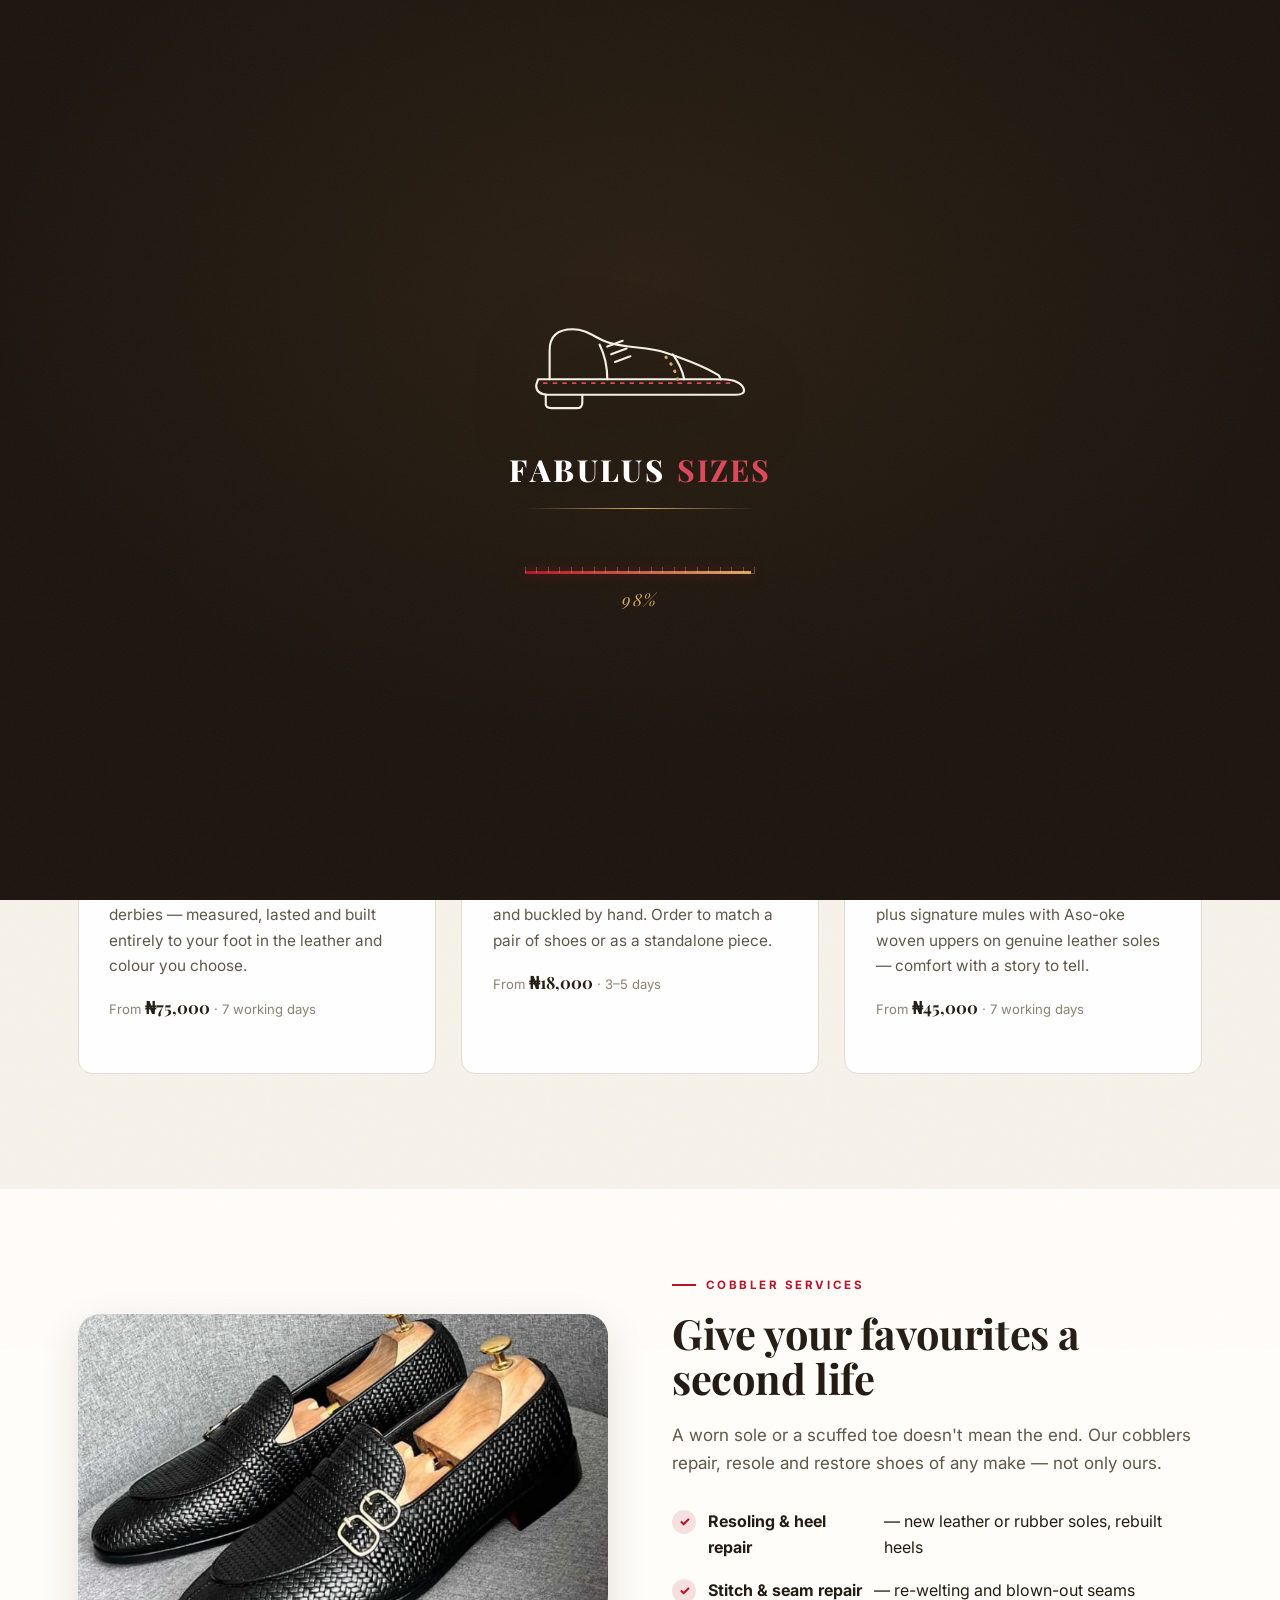
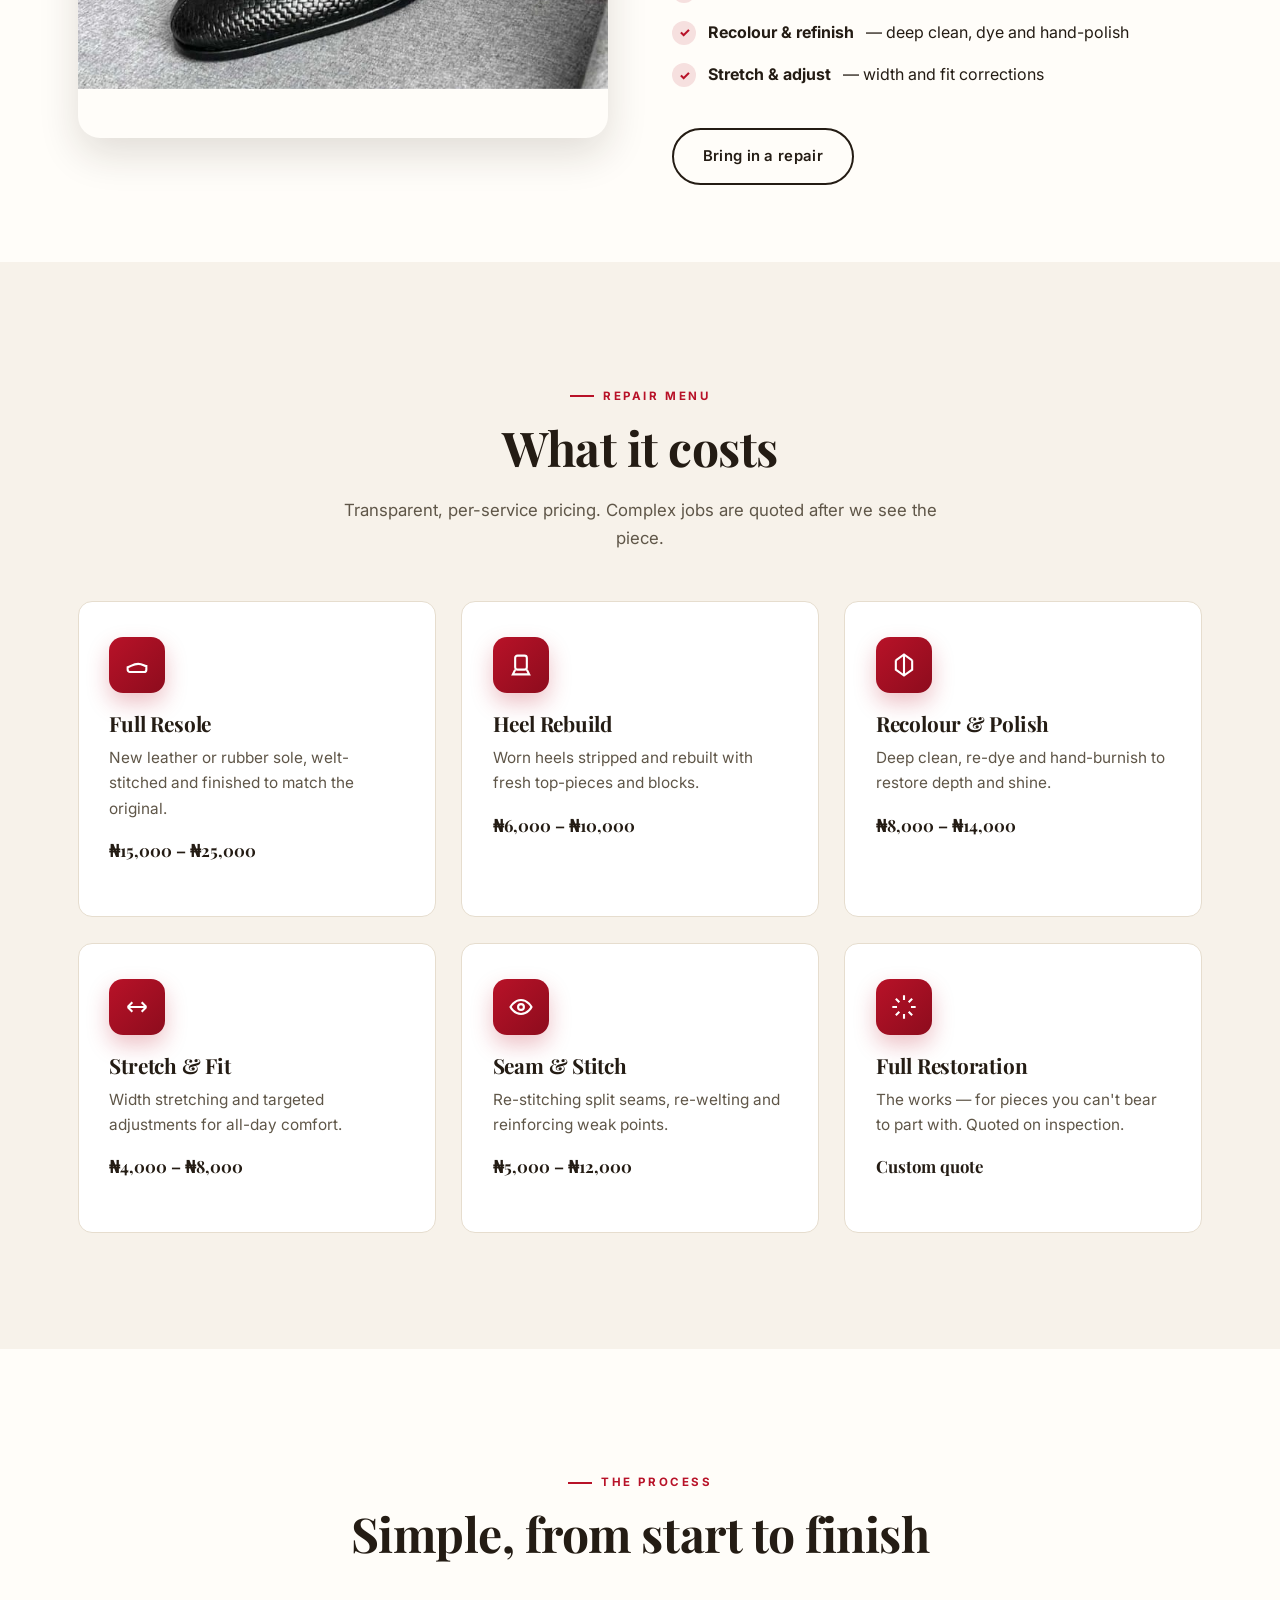
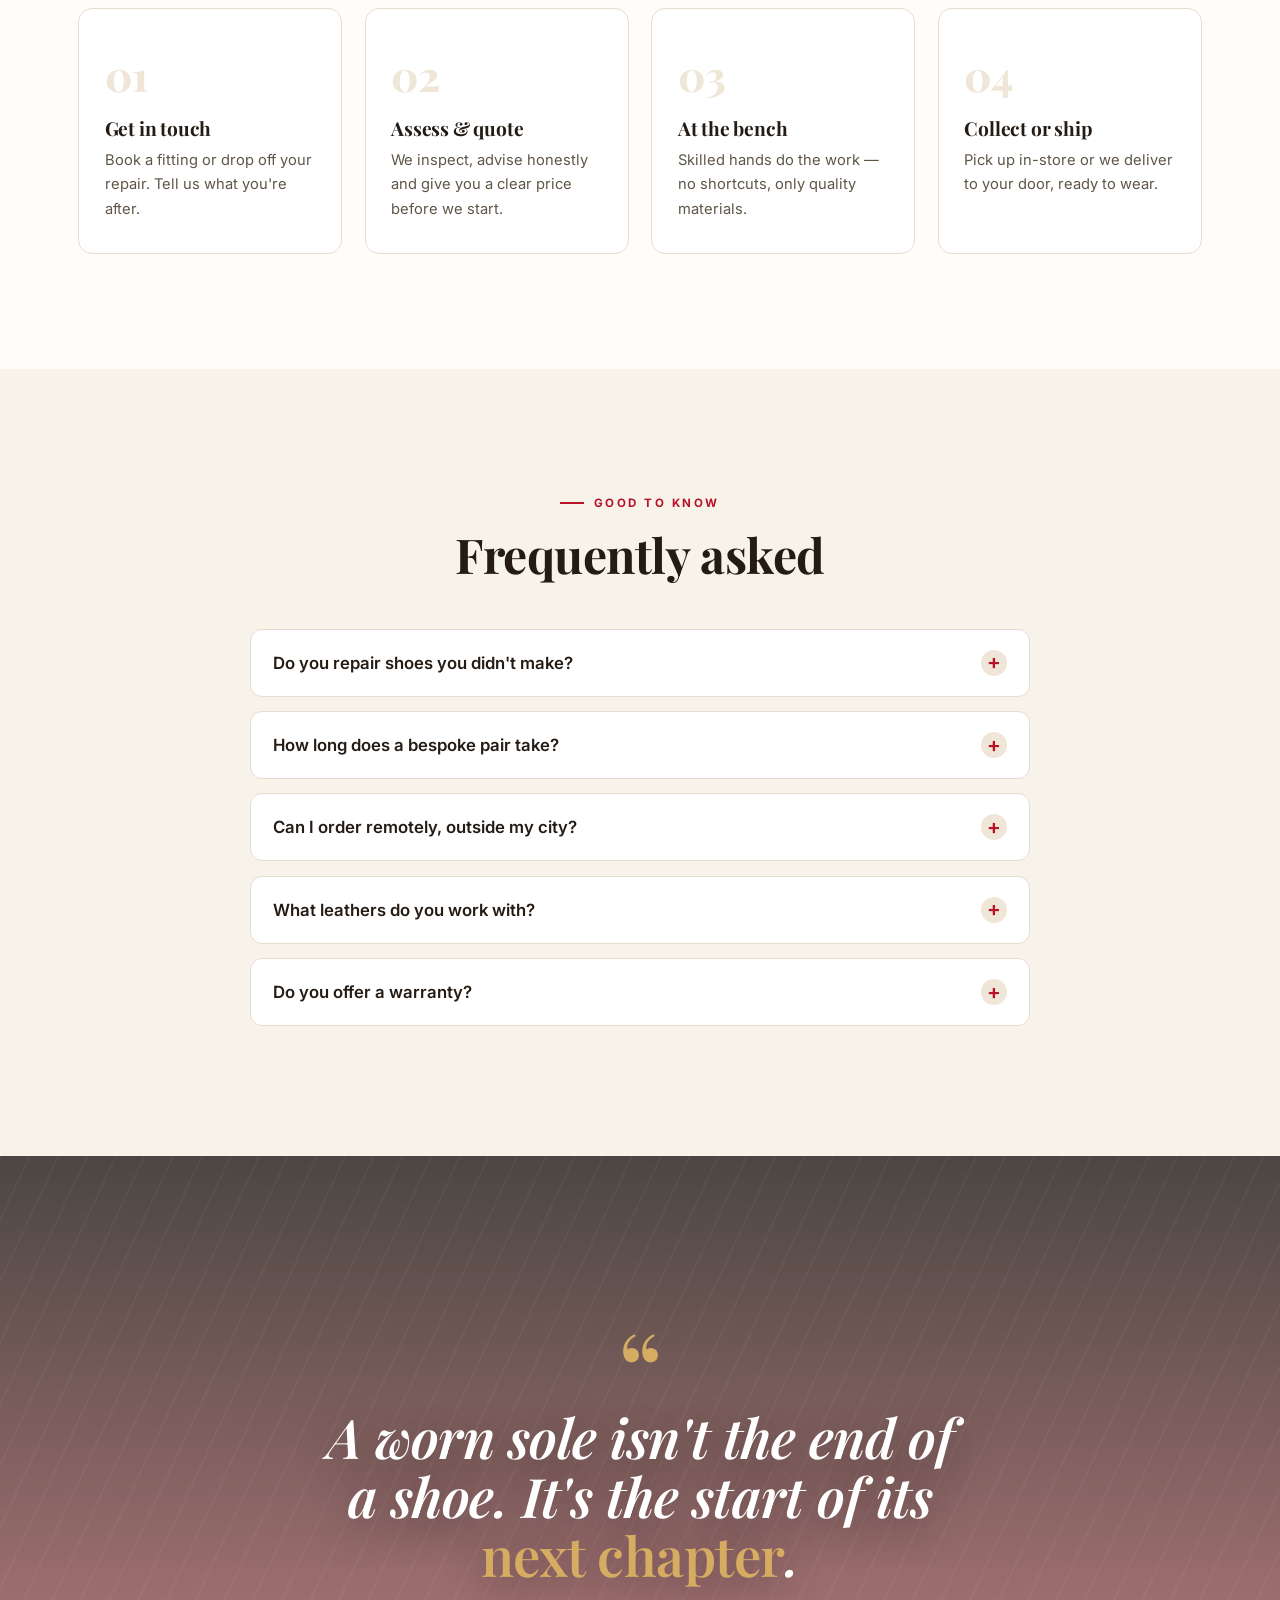
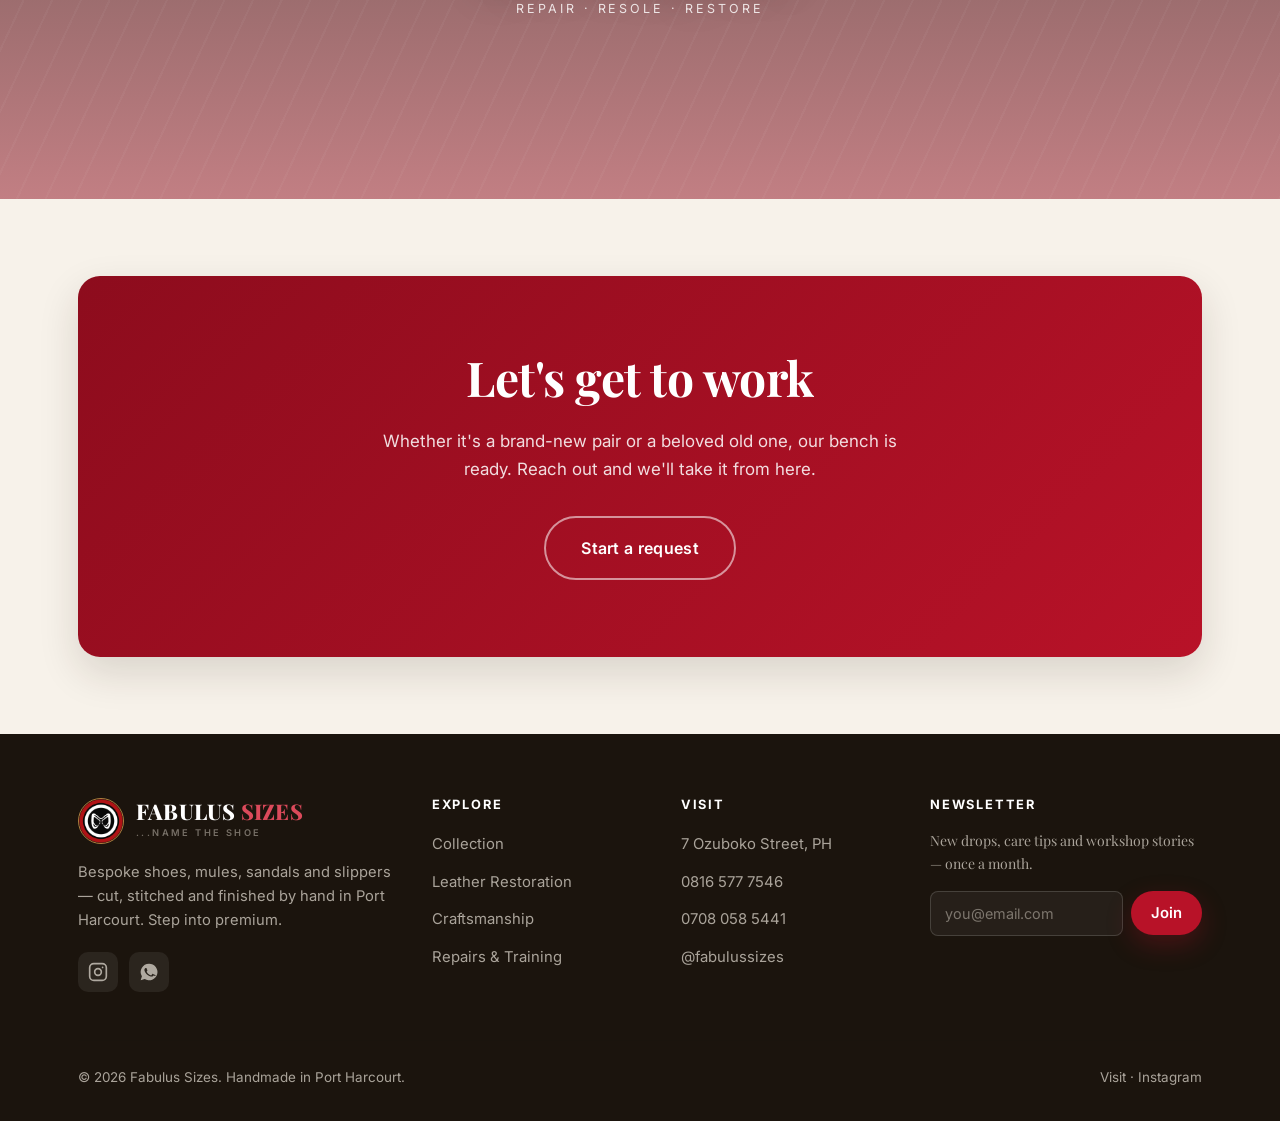
<file: services.html>
<!DOCTYPE html>
<html lang="en">
<head>
  <meta charset="UTF-8" />
  <meta name="viewport" content="width=device-width, initial-scale=1.0" />
  <title>Repairs & Training — Fabulus Sizes</title>
  <meta name="description" content="Bespoke making, cobbler repairs, resoling and restoration — plus workshop training. See what the Fabulus Sizes bench can do." />
  <meta name="theme-color" content="#f7f2ea" />
  <link rel="icon" type="image/png" href="images/Favicon/Favicon.png" />
  <link rel="preconnect" href="https://fonts.googleapis.com" />
  <link rel="preconnect" href="https://fonts.gstatic.com" crossorigin />
  <link href="https://fonts.googleapis.com/css2?family=Inter:wght@400;500;600;700;800&family=Playfair+Display:ital,wght@0,500;0,600;0,700;0,800;1,500;1,600;1,700&display=swap" rel="stylesheet" />
  <link rel="stylesheet" href="css/style.css" />
</head>
<body>

  <header class="site-header">
    <div class="nav">
      <a href="index.html" class="brand" aria-label="Fabulus Sizes home">
        <img src="images/Logo/Logo.png" alt="Fabulus Sizes emblem" />
        <div>
          <div class="word">FABULUS <span>SIZES</span></div>
          <div class="tag">...name the shoe</div>
        </div>
      </a>
      <ul class="nav-links">
        <li><a href="index.html">Home</a></li>
        <li><a href="shop.html">Collection</a></li>
        <li><a href="restoration.html">Restoration</a></li>
        <li><a href="services.html" class="active">Repairs</a></li>
        <li><a href="about.html">Craftsmanship</a></li>
        <li><a href="contact.html">Visit</a></li>
      </ul>
      <div class="nav-cta">
        <a class="btn btn-primary" href="https://wa.me/2348165777546?text=Hello%20Fabulus%20Sizes%20%E2%80%94%20I%27d%20like%20to%20ask%20about%20a%20repair." target="_blank" rel="noopener">Order on WhatsApp</a>
        <button class="nav-toggle" aria-label="Toggle menu" aria-expanded="false"><span></span><span></span><span></span></button>
      </div>
    </div>
  </header>

  <section class="page-hero">
    <div class="container">
      <p class="crumbs"><a href="index.html">Home</a> / <span>Services</span></p>
      <h1>The Workshop</h1>
      <p>We don't just make leather goods — we keep them alive. From a fresh bespoke pair to reviving an old favourite, here's everything we do at the bench.</p>
    </div>
  </section>

  <!-- SERVICE CARDS -->
  <section class="section">
    <div class="container">
      <div class="section-head center reveal">
        <span class="eyebrow center">Bespoke &amp; craft</span>
        <h2>Made by hand, made for you</h2>
      </div>
      <div class="svc-grid">
        <div class="svc reveal">
          <div class="svc-icon"><svg viewBox="0 0 24 24" fill="none" stroke="currentColor" stroke-width="1.8"><path d="M2 15c3-1 5-3 8-3s4 2 7 2c2 0 3-1 3-1v3a2 2 0 0 1-2 2H4a2 2 0 0 1-2-2z"/><path d="M2 15c0-2 1-4 3-5"/></svg></div>
          <h3>Bespoke Shoes</h3>
          <p>Oxfords, brogues, monks, loafers and derbies — measured, lasted and built entirely to your foot in the leather and colour you choose.</p>
          <p class="from">From <b>₦75,000</b> · 7 working days</p>
        </div>
        <div class="svc reveal d1">
          <div class="svc-icon"><svg viewBox="0 0 24 24" fill="none" stroke="currentColor" stroke-width="1.8"><path d="M4 7h16l-1 3H5z"/><rect x="9" y="4" width="6" height="3" rx="1"/><path d="M6 10v3a2 2 0 0 0 2 2h8a2 2 0 0 0 2-2v-3"/></svg></div>
          <h3>Hand-Cut Belts</h3>
          <p>Full-grain belts cut, edged, burnished and buckled by hand. Order to match a pair of shoes or as a standalone piece.</p>
          <p class="from">From <b>₦18,000</b> · 3–5 days</p>
        </div>
        <div class="svc reveal d2">
          <div class="svc-icon"><svg viewBox="0 0 24 24" fill="none" stroke="currentColor" stroke-width="1.8"><path d="M3 17c2-1 4-4 7-4s3 2 6 2 4-2 5-2"/><path d="M3 17v2h18v-2"/><path d="M8 13l1-4 3 1 1-3"/></svg></div>
          <h3>Sandals &amp; Mules</h3>
          <p>Closed-toe leather fisherman sandals, plus signature mules with Aso-oke woven uppers on genuine leather soles — comfort with a story to tell.</p>
          <p class="from">From <b>₦45,000</b> · 7 working days</p>
        </div>
      </div>
    </div>
  </section>

  <!-- REPAIR SPLIT -->
  <section class="section tight" style="background:var(--panel);">
    <div class="container split">
      <div class="split-media reveal">
        <img src="images/Products/shoe10.jpeg" alt="Restored leather shoe on display" />
      </div>
      <div class="split-copy reveal d1">
        <span class="eyebrow">Cobbler services</span>
        <h2>Give your favourites a second life</h2>
        <p>A worn sole or a scuffed toe doesn't mean the end. Our cobblers repair, resole and restore shoes of any make — not only ours.</p>
        <ul class="check-list">
          <li><b>Resoling &amp; heel repair</b> — new leather or rubber soles, rebuilt heels</li>
          <li><b>Stitch &amp; seam repair</b> — re-welting and blown-out seams</li>
          <li><b>Recolour &amp; refinish</b> — deep clean, dye and hand-polish</li>
          <li><b>Stretch &amp; adjust</b> — width and fit corrections</li>
        </ul>
        <a href="contact.html" class="btn btn-ghost">Bring in a repair</a>
      </div>
    </div>
  </section>

  <!-- PRICE LIST -->
  <section class="section">
    <div class="container">
      <div class="section-head center reveal">
        <span class="eyebrow center">Repair menu</span>
        <h2>What it costs</h2>
        <p>Transparent, per-service pricing. Complex jobs are quoted after we see the piece.</p>
      </div>
      <div class="svc-grid">
        <div class="svc reveal">
          <div class="svc-icon"><svg viewBox="0 0 24 24" fill="none" stroke="currentColor" stroke-width="1.8"><path d="M4 14c3-1 5-3 9-3s5 2 7 2v3a2 2 0 0 1-2 2H6a2 2 0 0 1-2-2z"/></svg></div>
          <h3>Full Resole</h3>
          <p>New leather or rubber sole, welt-stitched and finished to match the original.</p>
          <p class="from"><b>₦15,000 – ₦25,000</b></p>
        </div>
        <div class="svc reveal d1">
          <div class="svc-icon"><svg viewBox="0 0 24 24" fill="none" stroke="currentColor" stroke-width="1.8"><rect x="7" y="4" width="10" height="12" rx="2"/><path d="M7 16l-2 4h14l-2-4"/></svg></div>
          <h3>Heel Rebuild</h3>
          <p>Worn heels stripped and rebuilt with fresh top-pieces and blocks.</p>
          <p class="from"><b>₦6,000 – ₦10,000</b></p>
        </div>
        <div class="svc reveal d2">
          <div class="svc-icon"><svg viewBox="0 0 24 24" fill="none" stroke="currentColor" stroke-width="1.8"><path d="M12 3v18M5 8l7-5 7 5M5 8v8l7 5 7-5V8"/></svg></div>
          <h3>Recolour &amp; Polish</h3>
          <p>Deep clean, re-dye and hand-burnish to restore depth and shine.</p>
          <p class="from"><b>₦8,000 – ₦14,000</b></p>
        </div>
        <div class="svc reveal">
          <div class="svc-icon"><svg viewBox="0 0 24 24" fill="none" stroke="currentColor" stroke-width="1.8"><path d="M4 12h16M4 12l4-4M4 12l4 4M20 12l-4-4M20 12l-4 4"/></svg></div>
          <h3>Stretch &amp; Fit</h3>
          <p>Width stretching and targeted adjustments for all-day comfort.</p>
          <p class="from"><b>₦4,000 – ₦8,000</b></p>
        </div>
        <div class="svc reveal d1">
          <div class="svc-icon"><svg viewBox="0 0 24 24" fill="none" stroke="currentColor" stroke-width="1.8"><path d="M3 12s3-6 9-6 9 6 9 6-3 6-9 6-9-6-9-6z"/><circle cx="12" cy="12" r="2.5"/></svg></div>
          <h3>Seam &amp; Stitch</h3>
          <p>Re-stitching split seams, re-welting and reinforcing weak points.</p>
          <p class="from"><b>₦5,000 – ₦12,000</b></p>
        </div>
        <div class="svc reveal d2">
          <div class="svc-icon"><svg viewBox="0 0 24 24" fill="none" stroke="currentColor" stroke-width="1.8"><path d="M12 2v4M12 18v4M2 12h4M18 12h4M5 5l3 3M16 16l3 3M19 5l-3 3M8 16l-3 3"/></svg></div>
          <h3>Full Restoration</h3>
          <p>The works — for pieces you can't bear to part with. Quoted on inspection.</p>
          <p class="from"><b>Custom quote</b></p>
        </div>
      </div>
    </div>
  </section>

  <!-- PROCESS -->
  <section class="section" style="background:var(--panel);">
    <div class="container">
      <div class="section-head center reveal">
        <span class="eyebrow center">The process</span>
        <h2>Simple, from start to finish</h2>
      </div>
      <div class="steps">
        <div class="step reveal"><h3>Get in touch</h3><p>Book a fitting or drop off your repair. Tell us what you're after.</p></div>
        <div class="step reveal d1"><h3>Assess &amp; quote</h3><p>We inspect, advise honestly and give you a clear price before we start.</p></div>
        <div class="step reveal d2"><h3>At the bench</h3><p>Skilled hands do the work — no shortcuts, only quality materials.</p></div>
        <div class="step reveal d3"><h3>Collect or ship</h3><p>Pick up in-store or we deliver to your door, ready to wear.</p></div>
      </div>
    </div>
  </section>

  <!-- FAQ -->
  <section class="section">
    <div class="container">
      <div class="section-head center reveal">
        <span class="eyebrow center">Good to know</span>
        <h2>Frequently asked</h2>
      </div>
      <div class="faq reveal">
        <div class="faq-item">
          <button class="faq-q">Do you repair shoes you didn't make? <span class="pm">+</span></button>
          <div class="faq-a"><p>Absolutely. We repair, resole and restore footwear of any brand or make. Bring it in and we'll tell you honestly whether it's worth reviving.</p></div>
        </div>
        <div class="faq-item">
          <button class="faq-q">How long does a bespoke pair take? <span class="pm">+</span></button>
          <div class="faq-a"><p>Most bespoke pairs are ready within 7 working days of your final fitting — that applies to both shoes and woven sandals. Hand-cut belts are quicker, usually 3–5 days.</p></div>
        </div>
        <div class="faq-item">
          <button class="faq-q">Can I order remotely, outside my city? <span class="pm">+</span></button>
          <div class="faq-a"><p>Yes. We can guide you through self-measuring at home and ship anywhere in Nigeria and beyond. Most made-to-order pairs fit perfectly on the first try.</p></div>
        </div>
        <div class="faq-item">
          <button class="faq-q">What leathers do you work with? <span class="pm">+</span></button>
          <div class="faq-a"><p>Full-grain, vegetable-tanned calf and cow leather in a range of colours, plus suede and our signature Aso-oke woven fabric for sandals.</p></div>
        </div>
        <div class="faq-item">
          <button class="faq-q">Do you offer a warranty? <span class="pm">+</span></button>
          <div class="faq-a"><p>Every bespoke pair carries a 6-month workmanship guarantee, and because our shoes are welted, they can be resoled again and again for many years.</p></div>
        </div>
      </div>
    </div>
  </section>

  <!-- PARALLAX STATEMENT BAND -->
  <section class="parallax-band" style="background-image:url('images/Products/shoe10.jpeg')">
    <div class="container">
      <span class="quote-mark reveal">&ldquo;</span>
      <h2 class="reveal d1">A worn sole isn't the end of a shoe. It's the start of its <span class="hl">next chapter</span>.</h2>
      <p class="attn reveal d2">Repair · Resole · Restore</p>
    </div>
  </section>

  <!-- CTA -->
  <section class="section tight">
    <div class="container">
      <div class="cta-band reveal">
        <h2>Let's get to work</h2>
        <p>Whether it's a brand-new pair or a beloved old one, our bench is ready. Reach out and we'll take it from here.</p>
        <a href="contact.html" class="btn btn-ghost on-dark btn-lg">Start a request</a>
      </div>
    </div>
  </section>

  <!-- FOOTER -->
  <footer class="site-footer">
    <div class="container">
      <div class="footer-grid">
        <div class="footer-brand">
          <a href="index.html" class="brand">
            <img src="images/Logo/Logo.png" alt="Fabulus Sizes emblem" />
            <div><div class="word">FABULUS <span>SIZES</span></div><div class="tag">...name the shoe</div></div>
          </a>
          <p>Bespoke shoes, mules, sandals and slippers — cut, stitched and finished by hand in Port Harcourt. Step into premium.</p>
          <div class="socials">
            <a href="https://instagram.com/fabulussizes" target="_blank" rel="noopener" aria-label="Instagram"><svg viewBox="0 0 24 24" fill="none" stroke="currentColor" stroke-width="2"><rect x="2" y="2" width="20" height="20" rx="5"/><circle cx="12" cy="12" r="4"/><circle cx="17.5" cy="6.5" r="1" fill="currentColor" stroke="none"/></svg></a>
            <a href="https://wa.me/2348165777546?text=Hello%20Fabulus%20Sizes%20%E2%80%94%20I%20found%20you%20through%20your%20website." target="_blank" rel="noopener" aria-label="WhatsApp"><svg viewBox="0 0 24 24" fill="currentColor"><path d="M12 2a10 10 0 0 0-8.5 15.2L2 22l4.9-1.5A10 10 0 1 0 12 2zm5.4 14.2c-.2.6-1.3 1.2-1.8 1.2-.5.1-1 .1-1.7-.1-.4-.1-.9-.3-1.6-.6-2.8-1.2-4.6-4-4.7-4.2s-1.1-1.5-1.1-2.8.7-2 .9-2.2c.2-.3.5-.3.7-.3h.5c.2 0 .4 0 .6.5s.8 1.9.8 2 .1.3 0 .5c-.2.4-.3.6-.5.8s-.4.5-.2.9c.2.4.9 1.5 2 2.4 1.3 1.2 2.4 1.5 2.8 1.7.4.2.6.1.8-.1s.9-1.1 1.2-1.4c.2-.4.5-.3.8-.2s1.9.9 2.2 1.1c.3.1.5.2.6.3.1.3.1.7-.1 1.1z"/></svg></a>
          </div>
        </div>
        <div class="footer-col"><h4>Explore</h4><ul><li><a href="shop.html">Collection</a></li><li><a href="restoration.html">Leather Restoration</a></li><li><a href="about.html">Craftsmanship</a></li><li><a href="services.html">Repairs &amp; Training</a></li></ul></div>
        <div class="footer-col"><h4>Visit</h4><ul><li><a href="contact.html">7 Ozuboko Street, PH</a></li><li><a href="https://wa.me/2348165777546?text=Hello%20Fabulus%20Sizes%20%E2%80%94%20I%20found%20you%20through%20your%20website." target="_blank" rel="noopener">0816 577 7546</a></li><li><a href="https://wa.me/2347080585441?text=Hello%20Fabulus%20Sizes%20%E2%80%94%20I%20found%20you%20through%20your%20website." target="_blank" rel="noopener">0708 058 5441</a></li><li><a href="https://instagram.com/fabulussizes" target="_blank" rel="noopener">@fabulussizes</a></li></ul></div>
        <div class="footer-col"><h4>Newsletter</h4><p style="font-size:14px;font-family:var(--serif);color:var(--parchment-dim);">New drops, care tips and workshop stories — once a month.</p><form id="newsletter" class="newsletter"><input type="email" placeholder="you@email.com" aria-label="Email address" /><button type="submit" class="btn btn-primary">Join</button></form></div>
      </div>
      <div class="footer-bottom">
        <span>&copy; <span data-year>2026</span> Fabulus Sizes. Handmade in Port Harcourt.</span>
        <span><a href="contact.html">Visit</a> &middot; <a href="https://instagram.com/fabulussizes" target="_blank" rel="noopener">Instagram</a></span>
      </div>
    </div>
  </footer>

  <a class="whatsapp-float" href="https://wa.me/2348165777546?text=Hello%20Fabulus%20Sizes%20%E2%80%94%20I%20have%20a%20question%20about%20repairs%20or%20training." target="_blank" rel="noopener" aria-label="Chat on WhatsApp">
    <svg viewBox="0 0 24 24"><path d="M12 2a10 10 0 0 0-8.6 15L2 22l5.2-1.4A10 10 0 1 0 12 2zm5.8 14.2c-.2.6-1.4 1.2-2 1.3-.5.1-1.1.1-1.8-.1-.4-.1-1-.3-1.7-.6-3-1.3-4.9-4.3-5.1-4.5-.1-.2-1.2-1.6-1.2-3s.7-2.1 1-2.4c.3-.3.6-.4.8-.4h.6c.2 0 .4 0 .6.5.2.6.8 2 .9 2.1.1.2.1.4 0 .6-.1.2-.1.3-.3.5l-.4.5c-.1.2-.3.4-.1.7.2.3.9 1.4 1.9 2.3 1.3 1.2 2.4 1.5 2.7 1.7.3.2.5.1.7-.1l.7-.9c.2-.3.4-.2.6-.1l1.9.9c.2.1.4.2.5.3.1.2.1.9-.1 1.5z"/></svg>
  </a>
  <button class="to-top" aria-label="Back to top"><svg viewBox="0 0 24 24" width="20" height="20" fill="none" stroke="currentColor" stroke-width="2.5"><path d="M12 19V5M5 12l7-7 7 7"/></svg></button>

  <script src="js/main.js"></script>
</body>
</html>
</file>
<file: css/style.css>
/* ============================================================================
   FABULUS SIZES — Bespoke Leather Footwear, Port Harcourt
   LIGHT LEATHER design system  (cream · crimson · brass · Playfair + Inter)
   Type roles (all mapped so existing markup keeps working):
     --display / --title / --serif  → Playfair Display (headings, quotes)
     --utility                      → Inter (nav, buttons, labels, body)
   Surfaces are light by default; hero, stats band, parallax bands, page
   headers, parallax bands and the footer stay dark for contrast.
   ============================================================================ */

:root {
  /* Surfaces (light) */
  --cream:    #f7f2ea;
  --cream-2:  #efe6d8;
  --paper:    #ffffff;
  --panel:    #fffdf9;   /* alternate sections (used inline as var(--panel)) */
  --panel-2:  #efe6d8;

  /* Dark surfaces (hero / band / footer / plate) */
  --ink:      #1b140d;
  --ink-2:    #241a11;
  --charcoal: #2c2117;

  /* Brand accents */
  --crimson:      #b81228;
  --red:          #b81228;
  --crimson-2:    #8d0c1d;
  --crimson-soft: #db4a5b;
  --brass:        #b0813f;
  --brass-bright: #d6ac63;
  --cognac:       #a8622d;
  --tan:          #c68a4e;
  --pine:         #2a5646;

  /* Ink on light */
  --text:       #241c14;
  --text-soft:  #5f5648;
  --text-muted: #8c8171;
  --line:       #e6ddce;
  --hair:       rgba(27, 20, 13, 0.10);
  --hair-soft:  rgba(27, 20, 13, 0.06);

  /* Ink on dark */
  --parchment:      #f5efe3;
  --parchment-dim:  rgba(245, 239, 227, 0.66);
  --parchment-mut:  rgba(245, 239, 227, 0.42);

  /* Fonts */
  --display: "Playfair Display", Georgia, "Times New Roman", serif;
  --title:   "Playfair Display", Georgia, serif;
  --serif:   "Playfair Display", Georgia, serif;
  --utility: "Inter", "Segoe UI", system-ui, -apple-system, sans-serif;
  --sans:    "Inter", "Segoe UI", system-ui, sans-serif;

  --maxw: 1180px;
  --ease: cubic-bezier(.2, .7, .2, 1);
  --radius: 14px;
  --radius-lg: 22px;
  --shadow-sm: 0 2px 10px rgba(40, 28, 14, .08);
  --shadow-md: 0 16px 40px rgba(40, 28, 14, .14);
  --shadow-lg: 0 30px 70px rgba(40, 28, 14, .22);
}

* { box-sizing: border-box; }
html { scroll-behavior: smooth; -webkit-tap-highlight-color: transparent; }
html, body { max-width: 100%; }

body {
  margin: 0;
  background: var(--cream);
  color: var(--text);
  font-family: var(--utility);
  font-size: 17px;
  line-height: 1.65;
  -webkit-font-smoothing: antialiased;
  overflow-x: hidden;
}

img, svg, video, iframe { max-width: 100%; }
img { display: block; height: auto; }
a { color: inherit; text-decoration: none; }
p { margin: 0 0 1rem; }
h1, h2, h3, h4 { margin: 0 0 .5em; font-family: var(--display); font-weight: 700; line-height: 1.08; letter-spacing: -.01em; }

::selection { background: var(--crimson); color: #fff; }
a:focus-visible, button:focus-visible, input:focus-visible, select:focus-visible, textarea:focus-visible {
  outline: 2px solid var(--crimson); outline-offset: 3px;
}

/* Scrollbar */
* { scrollbar-width: thin; scrollbar-color: var(--crimson) var(--cream-2); }
::-webkit-scrollbar { width: 11px; height: 11px; }
::-webkit-scrollbar-track { background: var(--cream-2); }
::-webkit-scrollbar-thumb { background: linear-gradient(var(--crimson), var(--crimson-2)); border-radius: 20px; border: 3px solid var(--cream-2); }

.container, .wrap { width: 100%; max-width: var(--maxw); margin: 0 auto; padding: 0 28px; }

/* ---------- Shared bits ---------- */
.eyebrow {
  display: inline-flex; align-items: center; gap: .6rem;
  font-family: var(--utility); font-size: .72rem; font-weight: 700;
  letter-spacing: .22em; text-transform: uppercase; color: var(--crimson);
  margin: 0 0 1rem;
}
.eyebrow::before { content: ""; width: 24px; height: 2px; background: var(--crimson); display: inline-block; }
.eyebrow.center { justify-content: center; }
.eyebrow.on-dark { color: var(--brass-bright); }

/* overflow-x:clip stops a reveal animation's off-screen start position
   (e.g. .reveal-right translateX) from widening the page. Unlike hidden it
   creates no scroll container, so nothing inside is affected. */
.section { padding: clamp(64px, 9vw, 120px) 0; position: relative; overflow-x: clip; }
.section.tight, .section-tight { padding: clamp(48px, 6vw, 80px) 0; }
.panel-bg, .section.panel-bg { background: var(--panel); border-top: 1px solid var(--line); border-bottom: 1px solid var(--line); }

.section-title { font-family: var(--display); font-weight: 800; line-height: .98; letter-spacing: -.02em; font-size: clamp(2.1rem, 5vw, 3.6rem); color: var(--text); text-transform: none; }

.section-head { max-width: 640px; margin: 0 0 3rem; }
.section-head.center { margin-left: auto; margin-right: auto; text-align: center; }
.section-head h2 { font-size: clamp(2rem, 4.2vw, 3rem); }
.section-head p { color: var(--text-soft); font-size: 1.05rem; margin: 0; }

/* ---------- Buttons ---------- */
.btn {
  position: relative; overflow: hidden;
  display: inline-flex; align-items: center; justify-content: center; gap: .55rem;
  font-family: var(--utility); font-weight: 600; font-size: .93rem; letter-spacing: .02em;
  padding: .9rem 1.8rem; border-radius: 999px; border: 2px solid transparent; cursor: pointer;
  transition: transform .3s var(--ease), background .3s var(--ease), color .3s var(--ease), border-color .3s var(--ease), box-shadow .3s var(--ease);
  white-space: nowrap; will-change: transform;
}
.btn:hover { transform: translateY(-3px); }
.btn::after { content: ""; position: absolute; top: 0; left: -120%; width: 60%; height: 100%; background: linear-gradient(100deg, transparent, rgba(255,255,255,.35), transparent); transform: skewX(-20deg); transition: left .6s var(--ease); }
.btn:hover::after { left: 140%; }

.btn-primary { background: var(--crimson); color: #fff; box-shadow: 0 10px 26px rgba(184,18,40,.28); }
.btn-primary:hover { background: var(--crimson-2); }
.btn-ghost { background: transparent; color: var(--text); border-color: var(--text); }
.btn-ghost:hover { background: var(--text); color: var(--cream); }
.btn-ghost.on-dark { color: #fff; border-color: rgba(255,255,255,.5); }
.btn-ghost.on-dark:hover { background: #fff; color: var(--ink); }
/* Any ghost button on a dark surface reads light automatically, so a missing
   .on-dark class can never render dark-on-dark again. */
.hero .btn-ghost, .page-hero .btn-ghost, .parallax-band .btn-ghost,
.cta-band .btn-ghost, .band .btn-ghost, .site-footer .btn-ghost {
  color: #fff; border-color: rgba(255,255,255,.55);
}
.hero .btn-ghost:hover, .page-hero .btn-ghost:hover, .parallax-band .btn-ghost:hover,
.cta-band .btn-ghost:hover, .band .btn-ghost:hover, .site-footer .btn-ghost:hover {
  background: #fff; color: var(--ink); border-color: #fff;
}
.btn-brass { background: linear-gradient(135deg, var(--brass-bright), var(--brass)); color: #241a0c; box-shadow: 0 12px 28px rgba(176,129,63,.35); }
.btn-brass:hover { background: linear-gradient(135deg, var(--brass), var(--cognac)); color: #fff; }
.btn-lg { padding: 1.05rem 2.2rem; font-size: 1rem; }

/* ============================================================
   HEADER / NAV
   ============================================================ */
.site-header {
  position: sticky; top: 0; z-index: 100;
  background: rgba(247,242,234,.82);
  backdrop-filter: saturate(160%) blur(14px);
  border-bottom: 1px solid var(--line);
  transition: box-shadow .3s var(--ease), background .3s var(--ease);
}
.site-header.scrolled { box-shadow: var(--shadow-sm); background: rgba(247,242,234,.95); }
.nav { display: flex; align-items: center; justify-content: space-between; gap: 1.4rem; height: 76px; max-width: var(--maxw); margin: 0 auto; padding: 0 28px; }
.brand { display: flex; align-items: center; gap: .75rem; }
.brand img { width: 46px; height: 46px; border-radius: 50%; object-fit: cover; border: 1px solid var(--brass); }
.brand .word { font-family: var(--display); font-weight: 800; font-size: 1.35rem; letter-spacing: .01em; line-height: 1; color: var(--text); }
.brand .word span { color: var(--crimson); }
.brand .tag { font-family: var(--utility); font-size: .58rem; font-weight: 600; letter-spacing: .26em; text-transform: uppercase; color: var(--text-muted); margin-top: 3px; }

.nav-links { display: flex; align-items: center; gap: 1.45rem; list-style: none; margin: 0; padding: 0; }
.nav-links a { position: relative; font-family: var(--utility); font-size: .875rem; font-weight: 600; color: var(--text-soft); padding: .3rem 0; transition: color .25s var(--ease); }
.nav-links a::after { content: ""; position: absolute; left: 0; bottom: -2px; width: 100%; height: 2px; background: var(--crimson); transform: scaleX(0); transform-origin: left; transition: transform .3s var(--ease); }
.nav-links a:hover { color: var(--crimson); }
.nav-links a:hover::after, .nav-links a.active::after { transform: scaleX(1); }
.nav-links a.active { color: var(--crimson); }

.nav-cta { display: flex; align-items: center; gap: 1rem; }
.nav-toggle { display: none; flex-direction: column; gap: 5px; background: none; border: 0; cursor: pointer; padding: 8px; }
.nav-toggle span { width: 26px; height: 2px; background: var(--text); border-radius: 2px; transition: transform .3s var(--ease), opacity .3s var(--ease); }
.nav-toggle.open span:nth-child(1) { transform: translateY(7px) rotate(45deg); }
.nav-toggle.open span:nth-child(2) { opacity: 0; }
.nav-toggle.open span:nth-child(3) { transform: translateY(-7px) rotate(-45deg); }
/* WhatsApp CTA injected into the mobile drawer — hidden on the desktop nav */
.mobile-cta-item { display: none; }

/* ============================================================
   HERO (home) — dark, photographic
   ============================================================ */
.hero {
  --mx: 78%; --my: -10%;
  position: relative; overflow: hidden; color: var(--parchment);
  background:
    linear-gradient(rgba(20,15,9,.86), rgba(12,9,5,.93)),
    radial-gradient(1000px 520px at 80% -10%, rgba(120,80,50,.5), transparent 60%),
    url("../images/Products/shoe4.jpeg") center/cover no-repeat;
}
.hero::before { content: ""; position: absolute; inset: 0; background-image: repeating-linear-gradient(115deg, rgba(255,255,255,.03) 0 2px, transparent 2px 26px); opacity: .6; }
.hero::after { content: ""; position: absolute; inset: 0; pointer-events: none; background: radial-gradient(600px 600px at var(--mx) var(--my), rgba(184,18,40,.28), transparent 60%); transition: background .25s var(--ease); }
.hero-inner { position: relative; z-index: 1; display: grid; grid-template-columns: 1.05fr .95fr; gap: 3rem; align-items: center; min-height: min(88vh, 760px); padding-top: 90px; padding-bottom: 76px; }
.hero-copy .eyebrow { color: var(--brass-bright); }
.hero-copy .eyebrow::before { background: var(--brass); }
.hero-copy h1 { font-family: var(--display); font-weight: 800; font-size: clamp(2.8rem, 7vw, 5.6rem); line-height: .98; color: #fff; margin-bottom: 1.1rem; letter-spacing: -.02em; }
.hero-copy h1 .l2 { color: var(--crimson-soft); font-style: italic; }
.hero-copy .sub { color: var(--parchment-dim); font-size: 1.15rem; max-width: 30rem; margin-bottom: 2rem; }
.hero-actions { display: flex; gap: 1rem; flex-wrap: wrap; }
.hero-photo { position: relative; }
.hero-photo .frame { position: relative; border-radius: var(--radius-lg); overflow: hidden; box-shadow: var(--shadow-lg); border: 1px solid rgba(255,255,255,.12); aspect-ratio: 4/5; }
.hero-photo .frame img { width: 100%; height: 100%; object-fit: cover; }
.hero-photo .cap { position: absolute; left: 18px; bottom: 18px; background: rgba(20,15,9,.72); backdrop-filter: blur(6px); border: 1px solid rgba(255,255,255,.14); border-radius: 10px; padding: .55rem .9rem; font-family: var(--utility); font-size: .8rem; letter-spacing: .04em; color: var(--parchment); }

/* ============================================================
   SERVICES STRIP
   ============================================================ */
.services-strip { background: var(--ink); border-top: 1px solid var(--hair); border-bottom: 1px solid var(--hair); padding: 8px 0; }
.services-grid { display: grid; grid-template-columns: repeat(6, 1fr); max-width: var(--maxw); margin: 0 auto; }
.service-tile { display: flex; flex-direction: column; align-items: center; gap: .5rem; padding: 1.5rem 1rem; color: var(--parchment); border-right: 1px solid var(--hair-soft); transition: background .3s var(--ease), color .3s var(--ease); }
.service-tile:last-child { border-right: 0; }
.service-tile:hover { background: var(--ink-2); color: var(--brass-bright); }
.service-tile svg { width: 30px; height: 30px; stroke: currentColor; fill: none; }
.service-tile .name { font-family: var(--utility); font-size: .82rem; font-weight: 600; letter-spacing: .1em; text-transform: uppercase; }

/* ============================================================
   MARQUEE
   ============================================================ */
.marquee { background: var(--ink); color: var(--parchment-dim); padding: 14px 0; overflow: hidden; white-space: nowrap; border-bottom: 1px solid var(--hair); }
.marquee-track { display: inline-flex; gap: 3rem; animation: marquee 30s linear infinite; font-family: var(--display); font-style: italic; font-size: 1.15rem; }
.marquee:hover .marquee-track { animation-play-state: paused; }
.marquee-track span { display: inline-flex; align-items: center; gap: 3rem; }
.marquee-track span::after { content: "◆"; color: var(--crimson-soft); font-style: normal; font-size: .7rem; }
@keyframes marquee { to { transform: translateX(-50%); } }

/* ============================================================
   COLLECTION / COLORWAYS
   ============================================================ */
.collection-head { display: grid; grid-template-columns: auto 1fr; align-items: end; gap: 2rem; margin-bottom: 3rem; }
.collection-head p { color: var(--text-soft); max-width: 32rem; margin: 0; font-size: 1.05rem; }
.colorway-grid { display: grid; grid-template-columns: repeat(3, 1fr); gap: 1.6rem; }
.colorway-card { position: relative; background: var(--paper); border-radius: var(--radius); overflow: hidden; box-shadow: var(--shadow-sm); transition: transform .4s var(--ease), box-shadow .4s var(--ease); }
.colorway-card:hover { transform: translateY(-8px); box-shadow: var(--shadow-md); }
.colorway-card.tall { grid-row: span 2; }
.colorway-card .imgwrap { position: relative; aspect-ratio: 4/3; overflow: hidden; background: var(--cream-2); }
.colorway-card.tall .imgwrap { aspect-ratio: auto; height: 100%; min-height: 320px; }
.colorway-card .imgwrap img { width: 100%; height: 100%; object-fit: cover; transition: transform .7s var(--ease); }
.colorway-card:hover .imgwrap img { transform: scale(1.06); }
.colorway-card .swatch { position: absolute; top: 14px; left: 14px; width: 26px; height: 26px; border-radius: 50%; border: 2px solid rgba(255,255,255,.8); box-shadow: var(--shadow-sm); z-index: 2; }
.colorway-card .info { padding: 1.3rem 1.4rem 1.5rem; }
.colorway-card .info .name { font-family: var(--display); font-weight: 700; font-size: 1.35rem; color: var(--text); margin-bottom: .35rem; }
.colorway-card .info .desc { color: var(--text-soft); font-size: .95rem; margin: 0; }

/* ============================================================
   CRAFTSMANSHIP
   ============================================================ */
.craft { display: grid; grid-template-columns: 1fr 1fr; gap: clamp(2rem, 5vw, 4.5rem); align-items: center; }
.craft p { color: var(--text-soft); }
.designer-card { display: inline-flex; align-items: center; gap: 1rem; margin-top: 1.6rem; padding: .9rem 1.4rem .9rem 1rem; background: var(--paper); border: 1px solid var(--line); border-radius: 999px; box-shadow: var(--shadow-sm); }
.designer-card .mono { width: 46px; height: 46px; border-radius: 50%; display: grid; place-items: center; background: linear-gradient(135deg, var(--brass-bright), var(--cognac)); color: #241a0c; font-family: var(--display); font-weight: 800; }
.designer-card .who .n { font-family: var(--utility); font-weight: 700; font-size: .98rem; color: var(--text); }
.designer-card .who .r { font-size: .82rem; color: var(--text-muted); }
.craft-visual { display: grid; place-items: center; padding: 2rem; background: radial-gradient(circle at 50% 40%, var(--cream-2), transparent 70%); border-radius: var(--radius-lg); }
.craft-visual svg { width: 100%; max-width: 320px; height: auto; }
.craft-visual svg [stroke="var(--brass-bright)"], .craft-visual svg path[stroke] { stroke: var(--cognac); }
.craft-visual svg path[stroke="var(--crimson)"] { stroke: var(--crimson); }

/* ============================================================
   STATS BAND (dark)
   ============================================================ */
.band { background: linear-gradient(135deg, var(--ink), var(--charcoal)); color: var(--parchment); }
.band-grid { display: grid; grid-template-columns: repeat(4, 1fr); gap: 2rem; text-align: center; }
.band-grid .num { font-family: var(--display); font-size: clamp(2.4rem, 5vw, 3.4rem); font-weight: 800; color: #fff; line-height: 1; }
.band-grid .num em { color: var(--brass-bright); font-style: normal; }
.band-grid .lbl { color: var(--parchment-dim); letter-spacing: .1em; text-transform: uppercase; font-size: .76rem; margin-top: .5rem; }

/* ============================================================
   REPAIRS & TRAINING
   ============================================================ */
.rt-grid { display: grid; grid-template-columns: 1fr 1fr; gap: 1.6rem; }
.rt-card { background: var(--paper); border: 1px solid var(--line); border-radius: var(--radius); padding: 2.4rem 2rem; transition: transform .35s var(--ease), box-shadow .35s var(--ease); }
.rt-card:hover { transform: translateY(-6px); box-shadow: var(--shadow-md); }
.rt-card .num { font-family: var(--utility); font-size: .8rem; font-weight: 700; letter-spacing: .16em; text-transform: uppercase; color: var(--crimson); margin-bottom: .8rem; }
.rt-card h3 { font-size: 1.6rem; }
.rt-card p { color: var(--text-soft); margin-bottom: 1.4rem; }

/* ============================================================
   TESTIMONIALS
   ============================================================ */
.test-grid { display: grid; grid-template-columns: repeat(3, 1fr); gap: 1.6rem; }
.test-card { background: var(--paper); border-radius: var(--radius); padding: 2rem; box-shadow: var(--shadow-sm); border: 1px solid var(--line); }
.test-card .quote { font-family: var(--display); font-style: italic; font-size: 1.1rem; color: var(--text); margin-bottom: 1.1rem; line-height: 1.5; }
.test-card .who { font-family: var(--utility); font-size: .85rem; font-weight: 600; letter-spacing: .04em; color: var(--crimson); }

/* ============================================================
   PARALLAX STATEMENT BAND
   ============================================================ */
.parallax-band { position: relative; isolation: isolate; overflow: hidden; padding: clamp(90px, 14vw, 180px) 0; color: #fff; text-align: center; background-size: cover; background-position: center; background-attachment: fixed; }
.parallax-band::before { content: ""; position: absolute; inset: 0; z-index: -2; background: linear-gradient(rgba(15,11,7,.74), rgba(141,12,29,.5)); }
.parallax-band::after { content: ""; position: absolute; inset: 0; z-index: -1; background-image: repeating-linear-gradient(115deg, rgba(255,255,255,.035) 0 2px, transparent 2px 26px); }
.parallax-band .container { position: relative; z-index: 1; }
.parallax-band .quote-mark { font-family: var(--display); font-size: clamp(4rem, 10vw, 7rem); line-height: .6; color: var(--brass-bright); opacity: .55; display: block; margin-bottom: .4rem; }
.parallax-band h2 { font-family: var(--display); font-style: italic; font-weight: 600; font-size: clamp(1.9rem, 4.6vw, 3.4rem); color: #fff; max-width: 20ch; margin: 0 auto .9rem; text-shadow: 0 10px 40px rgba(0,0,0,.4); }
.parallax-band h2 .hl { color: var(--brass-bright); font-style: normal; }
.parallax-band .attn { font-family: var(--utility); letter-spacing: .24em; text-transform: uppercase; font-size: .78rem; color: rgba(255,255,255,.82); margin: 0; }

/* ============================================================
   CTA BAND
   ============================================================ */
.cta-band { background: linear-gradient(135deg, var(--crimson-2), var(--crimson)); color: #fff; text-align: center; border-radius: var(--radius-lg); padding: clamp(3rem, 6vw, 5rem); box-shadow: var(--shadow-md); }
.cta-band h2 { font-size: clamp(2rem, 4vw, 3rem); color: #fff; }
.cta-band p { color: rgba(255,255,255,.86); max-width: 34rem; margin: 0 auto 2rem; font-size: 1.06rem; }

/* ============================================================
   PAGE HEADERS (interior)
   ============================================================ */
.page-hero {
  position: relative; overflow: hidden; text-align: center; color: var(--parchment);
  padding: clamp(64px, 8vw, 116px) 0 clamp(50px, 6vw, 80px);
  background-image: linear-gradient(rgba(20,15,9,.82), rgba(12,9,5,.92)), url("../images/Products/shoe12.jpeg");
  background-size: cover; background-position: center 38%;
}
.page-hero::before { content: ""; position: absolute; inset: 0; background-image: repeating-linear-gradient(115deg, rgba(255,255,255,.03) 0 2px, transparent 2px 26px); }
.page-hero .container { position: relative; }
.page-hero h1 { font-family: var(--display); font-weight: 800; font-size: clamp(2.4rem, 5.5vw, 4rem); color: #fff; }
.page-hero p { color: var(--parchment-dim); font-size: 1.1rem; max-width: 40rem; margin: 0 auto; }
.crumbs { font-size: .84rem; color: var(--parchment-dim); margin-bottom: 1.1rem; letter-spacing: .04em; }
.crumbs a:hover { color: #fff; }
.crumbs span { color: var(--brass-bright); }

/* ============================================================
   SHOP — filter + product grid
   ============================================================ */
.filter-bar { display: flex; flex-wrap: wrap; gap: .7rem; justify-content: center; margin-bottom: 2.6rem; }
.filter-btn { font-family: var(--utility); font-weight: 600; font-size: .88rem; padding: .6rem 1.4rem; border-radius: 999px; border: 1.5px solid var(--line); background: var(--paper); color: var(--text-soft); cursor: pointer; transition: all .25s var(--ease); }
.filter-btn:hover { border-color: var(--text); color: var(--text); }
.filter-btn.active { background: var(--ink); border-color: var(--ink); color: var(--cream); }

.grid { display: grid; grid-template-columns: repeat(auto-fill, minmax(min(100%, 250px), 1fr)); gap: 1.6rem; }
.product { background: var(--paper); border-radius: var(--radius); overflow: hidden; box-shadow: var(--shadow-sm); transition: transform .4s var(--ease), box-shadow .4s var(--ease); cursor: pointer; display: flex; flex-direction: column; }
.product:hover { transform: translateY(-8px); box-shadow: var(--shadow-md); }
.product-media { position: relative; aspect-ratio: 4/3; overflow: hidden; background: var(--cream-2); }
.product-media img { width: 100%; height: 100%; object-fit: cover; transition: transform .7s var(--ease); }
.product-media::before { content: ""; position: absolute; top: 0; left: -80%; width: 60%; height: 100%; z-index: 2; background: linear-gradient(100deg, transparent, rgba(255,255,255,.35), transparent); transform: skewX(-18deg); transition: left .7s var(--ease); pointer-events: none; }
.product:hover .product-media::before { left: 140%; }
.product:hover .product-media img { transform: scale(1.07); }
.product-tag { position: absolute; top: 12px; left: 12px; z-index: 3; background: var(--crimson); color: #fff; font-family: var(--utility); font-size: .68rem; font-weight: 700; letter-spacing: .08em; text-transform: uppercase; padding: .35rem .7rem; border-radius: 6px; }
.product-tag.dark { background: var(--ink); }
.zoom-hint { position: absolute; inset: 0; display: grid; place-items: center; background: rgba(20,15,9,.35); opacity: 0; transition: opacity .3s var(--ease); color: #fff; }
.zoom-hint svg { width: 34px; height: 34px; }
.product:hover .zoom-hint { opacity: 1; }
.product-body { padding: 1.1rem 1.2rem 1.3rem; flex: 1; display: flex; flex-direction: column; }
.product-body h3 { font-family: var(--display); font-size: 1.15rem; font-weight: 700; margin: 0 0 .2rem; }
.product-body .cat { font-family: var(--utility); font-size: .74rem; letter-spacing: .1em; text-transform: uppercase; color: var(--text-muted); margin: 0 0 .7rem; }
.product-foot { margin-top: auto; display: flex; align-items: center; justify-content: space-between; gap: .6rem; flex-wrap: wrap; }
/* per-product WhatsApp order button */
.btn-order {
  display: inline-flex; align-items: center; gap: .38rem;
  font-family: var(--utility); font-size: .76rem; font-weight: 600; letter-spacing: .01em;
  padding: .45rem .8rem; border-radius: 999px; white-space: nowrap;
  border: 1.5px solid var(--line); background: var(--paper); color: var(--text-soft);
  transition: background .25s var(--ease), color .25s var(--ease), border-color .25s var(--ease), transform .25s var(--ease);
}
.btn-order svg { width: 14px; height: 14px; fill: currentColor; flex: none; }
.btn-order:hover { background: var(--crimson); border-color: var(--crimson); color: #fff; transform: translateY(-2px); }
.btn-order:focus-visible { outline: 2px solid var(--crimson); outline-offset: 2px; }
.price { font-family: var(--display); font-weight: 700; font-size: 1.2rem; color: var(--text); }
.price small { font-family: var(--utility); font-size: .72rem; color: var(--text-muted); font-weight: 500; }

/* ============================================================
   SERVICES page — svc / split / steps / faq
   ============================================================ */
.svc-grid { display: grid; grid-template-columns: repeat(3, 1fr); gap: 1.6rem; }
.svc { background: var(--paper); border-radius: var(--radius); padding: 2.2rem 1.9rem; border: 1px solid var(--line); transition: transform .35s var(--ease), box-shadow .35s var(--ease), border-color .35s; }
.svc:hover { transform: translateY(-6px); box-shadow: var(--shadow-md); border-color: transparent; }
.svc-icon { width: 56px; height: 56px; border-radius: 14px; background: linear-gradient(135deg, var(--crimson), var(--crimson-2)); display: grid; place-items: center; margin-bottom: 1.2rem; color: #fff; box-shadow: 0 10px 22px rgba(184,18,40,.26); }
.svc-icon svg { width: 28px; height: 28px; }
.svc h3 { font-size: 1.3rem; }
.svc p { color: var(--text-soft); font-size: .96rem; margin: 0 0 1rem; }
.svc .from { font-family: var(--utility); font-size: .82rem; color: var(--text-muted); }
.svc .from b { font-family: var(--display); font-size: 1.05rem; color: var(--text); }

.split { display: grid; grid-template-columns: 1fr 1fr; gap: clamp(2rem, 5vw, 5rem); align-items: center; }
.split-media { border-radius: var(--radius-lg); overflow: hidden; box-shadow: var(--shadow-md); aspect-ratio: 5/4; }
.split-media img { width: 100%; height: 100%; object-fit: cover; }
.split-copy h2 { font-size: clamp(1.8rem, 3.6vw, 2.6rem); }
.split-copy p { color: var(--text-soft); }
.check-list { list-style: none; padding: 0; margin: 1.4rem 0 2rem; }
.check-list li { display: flex; gap: .75rem; align-items: flex-start; padding: .5rem 0; font-size: 1rem; }
.check-list li::before { content: "✓"; flex: none; width: 24px; height: 24px; border-radius: 50%; background: rgba(184,18,40,.12); color: var(--crimson); font-weight: 800; font-size: .8rem; display: grid; place-items: center; margin-top: 2px; }

.steps { display: grid; grid-template-columns: repeat(4, 1fr); gap: 1.4rem; counter-reset: step; }
.step { background: var(--paper); border: 1px solid var(--line); border-radius: var(--radius); padding: 2rem 1.6rem; position: relative; transition: transform .35s var(--ease), box-shadow .35s var(--ease); }
.step:hover { transform: translateY(-6px); box-shadow: var(--shadow-md); }
.step::before { counter-increment: step; content: "0" counter(step); font-family: var(--display); font-size: 2.6rem; color: var(--cream-2); font-weight: 800; display: block; margin-bottom: .5rem; transition: color .3s var(--ease); }
.step:hover::before { color: var(--crimson); }
.step h3 { font-size: 1.2rem; }
.step p { color: var(--text-soft); font-size: .92rem; margin: 0; }

.faq { max-width: 780px; margin: 0 auto; }
.faq-item { background: var(--paper); border: 1px solid var(--line); border-radius: 12px; margin-bottom: .9rem; overflow: hidden; }
.faq-q { width: 100%; text-align: left; background: none; border: 0; padding: 1.25rem 1.4rem; font-family: var(--utility); font-size: 1.05rem; font-weight: 600; color: var(--text); cursor: pointer; display: flex; align-items: center; justify-content: space-between; gap: 1rem; }
.faq-q .pm { flex: none; width: 26px; height: 26px; border-radius: 50%; background: var(--cream-2); color: var(--crimson); display: grid; place-items: center; font-size: 1.3rem; line-height: 1; transition: transform .3s var(--ease), background .3s; }
.faq-item.open .faq-q .pm { transform: rotate(45deg); background: var(--crimson); color: #fff; }
.faq-a { max-height: 0; overflow: hidden; transition: max-height .35s var(--ease); }
.faq-a p { padding: 0 1.4rem 1.3rem; margin: 0; color: var(--text-soft); }

/* ============================================================
   ABOUT page — timeline / team
   ============================================================ */
.timeline { position: relative; margin: 0; padding: 0 0 0 2rem; list-style: none; }
.timeline::before { content: ""; position: absolute; left: 6px; top: 8px; bottom: 8px; width: 2px; background: var(--line); }
.timeline li { position: relative; padding: 0 0 2rem 1.6rem; }
.timeline li::before { content: ""; position: absolute; left: -1.55rem; top: 6px; width: 14px; height: 14px; border-radius: 50%; background: var(--crimson); box-shadow: 0 0 0 4px rgba(184,18,40,.18); }
.timeline .yr { font-family: var(--display); font-weight: 700; color: var(--crimson); font-size: 1.1rem; }
.timeline h3 { font-size: 1.1rem; margin: .1rem 0 .3rem; }
.timeline p { color: var(--text-soft); margin: 0; font-size: .96rem; }

.team { display: grid; grid-template-columns: repeat(3, 1fr); gap: 1.6rem; }
.member { text-align: center; }
.member .ph { aspect-ratio: 1; border-radius: var(--radius); overflow: hidden; margin-bottom: 1rem; box-shadow: var(--shadow-sm); }
.member .ph img { width: 100%; height: 100%; object-fit: cover; transition: transform .6s var(--ease); }
.member:hover .ph img { transform: scale(1.06); }
.member h3 { font-size: 1.1rem; margin: 0; }
.member span { color: var(--crimson); font-size: .85rem; font-weight: 600; }

/* ============================================================
   CONTACT
   ============================================================ */
.contact-grid { display: grid; grid-template-columns: 1fr 1.15fr; gap: 3rem; align-items: start; }
.info-card { display: flex; gap: 1rem; align-items: flex-start; padding: 1.3rem 0; border-bottom: 1px solid var(--line); }
.info-card:last-child { border-bottom: 0; }
.info-card .ic { flex: none; width: 46px; height: 46px; border-radius: 12px; background: var(--cream-2); color: var(--crimson); display: grid; place-items: center; }
.info-card .ic svg { width: 22px; height: 22px; }
.info-card h4 { font-family: var(--utility); font-size: 1rem; margin: 0 0 .15rem; }
.info-card p { margin: 0; color: var(--text-soft); font-size: .95rem; }
.info-card a:hover { color: var(--crimson); }

.form { background: var(--paper); border-radius: var(--radius-lg); padding: clamp(1.6rem, 3vw, 2.6rem); box-shadow: var(--shadow-md); border: 1px solid var(--line); }
.field { margin-bottom: 1.2rem; }
.field label { display: block; font-family: var(--utility); font-size: .85rem; font-weight: 600; margin-bottom: .45rem; color: var(--text); }
.field label .req { color: var(--crimson); }
.field input, .field select, .field textarea { width: 100%; font-family: var(--utility); font-size: .98rem; padding: .85rem 1rem; border: 1.5px solid var(--line); border-radius: 10px; background: var(--cream); color: var(--text); transition: border-color .25s var(--ease), box-shadow .25s var(--ease), background .25s; }
.field input:focus, .field select:focus, .field textarea:focus { outline: none; border-color: var(--crimson); background: var(--paper); box-shadow: 0 0 0 4px rgba(184,18,40,.12); }
.field textarea { resize: vertical; min-height: 130px; }
.field.two { display: grid; grid-template-columns: 1fr 1fr; gap: 1rem; }
.field .err { color: var(--crimson); font-size: .8rem; margin-top: .3rem; display: none; }
.field.invalid input, .field.invalid select, .field.invalid textarea { border-color: var(--crimson); }
.field.invalid .err { display: block; }
.form-note { font-size: .82rem; color: var(--text-muted); margin-top: 1rem; }
.form-success { display: none; background: rgba(42,86,70,.12); border: 1px solid rgba(42,86,70,.4); color: var(--pine); border-radius: 10px; padding: 1rem 1.2rem; margin-bottom: 1.4rem; font-size: .95rem; }
.form-success.show { display: block; }

.map-block { margin-top: 3rem; border-radius: var(--radius-lg); overflow: hidden; border: 1px solid var(--line); box-shadow: var(--shadow-sm); background: var(--paper); }
.map-embed { height: clamp(260px, 40vw, 420px); overflow: hidden; }
.map-embed iframe { width: 100%; height: 100%; border: 0; display: block; filter: saturate(.94) contrast(1.02); }
.map-bar { display: flex; align-items: center; justify-content: space-between; gap: 1rem; flex-wrap: wrap; padding: 1.1rem 1.4rem; border-top: 1px solid var(--line); }
.map-where { display: flex; align-items: center; gap: .9rem; min-width: 0; }
.map-pin { flex: none; width: 44px; height: 44px; border-radius: 12px; background: var(--cream-2); color: var(--crimson); display: grid; place-items: center; }
.map-pin svg { width: 22px; height: 22px; }
.map-where b { display: block; font-family: var(--utility); font-size: 1rem; color: var(--text); }
.map-where span { font-size: .9rem; color: var(--text-soft); }

/* ============================================================
   FOOTER (dark)
   ============================================================ */
.site-footer { background: var(--ink); color: var(--parchment-dim); padding: 4rem 0 2rem; }
.footer-grid { display: grid; grid-template-columns: 1.5fr 1fr 1fr 1.3fr; gap: 2.5rem; padding-bottom: 3rem; border-bottom: 1px solid var(--hair); }
.footer-brand .brand { margin-bottom: 1rem; }
.footer-brand .brand .word { color: #fff; }
/* On the dark footer the deep crimson only reaches 2.7:1 — the brighter
   brand red lifts the wordmark to 4.5:1 while staying on-palette. */
.site-footer .brand .word span { color: var(--crimson-soft); }
.footer-brand .brand .tag { color: var(--parchment-mut); }
.footer-brand p { font-size: .92rem; max-width: 22rem; color: var(--parchment-dim); }
.footer-col h4 { color: #fff; font-family: var(--utility); font-size: .8rem; letter-spacing: .14em; text-transform: uppercase; margin-bottom: 1.1rem; }
.footer-col ul { list-style: none; padding: 0; margin: 0; }
.footer-col li { margin-bottom: .6rem; }
.footer-col a { font-size: .93rem; transition: color .25s var(--ease); }
.footer-col a:hover { color: var(--brass-bright); }
.socials { display: flex; gap: .7rem; margin-top: 1.2rem; }
.socials a { width: 40px; height: 40px; border-radius: 10px; background: rgba(255,255,255,.07); display: grid; place-items: center; transition: background .3s var(--ease), transform .3s var(--ease); }
.socials a:hover { background: var(--crimson); transform: translateY(-3px); }
.socials svg { width: 20px; height: 20px; }
.newsletter { display: flex; flex-wrap: wrap; gap: .5rem; margin-top: 1rem; }
.newsletter input { flex: 1; min-width: 0; padding: .7rem .9rem; border-radius: 8px; border: 1px solid rgba(255,255,255,.15); background: rgba(255,255,255,.05); color: #fff; font-family: var(--utility); font-size: .9rem; }
.newsletter input::placeholder { color: var(--parchment-mut); }
.newsletter input:focus { outline: none; border-color: var(--brass-bright); }
.newsletter button { padding: .7rem 1.1rem; }
.footer-bottom { display: flex; align-items: center; justify-content: space-between; padding-top: 1.6rem; font-size: .84rem; flex-wrap: wrap; gap: 1rem; }
.footer-bottom a:hover { color: #fff; }

/* ============================================================
   FLOATS — WhatsApp · back-to-top · scroll progress · grain
   ============================================================ */
/* The float is the stand-in for the header "Order on WhatsApp" button, so it
   is hidden while that button is on screen and only appears once the nav
   collapses to the burger menu (<=1100px). Ink + brass keeps it on-palette
   and distinct from the crimson back-to-top button in the opposite corner. */
.whatsapp-float {
  position: fixed; left: 22px; bottom: 22px; z-index: 90;
  width: 54px; height: 54px; border-radius: 50%;
  background: var(--ink); color: var(--brass-bright);
  border: 1px solid rgba(214, 172, 99, .45);
  display: none; place-items: center; box-shadow: var(--shadow-md);
  transition: transform .3s var(--ease), background .3s var(--ease),
              color .3s var(--ease), border-color .3s var(--ease);
}
.whatsapp-float:hover {
  transform: translateY(-4px) scale(1.05);
  background: var(--crimson); color: #fff; border-color: var(--crimson);
}
.whatsapp-float svg { width: 28px; height: 28px; fill: currentColor; }
.whatsapp-float::before { content: ""; position: absolute; inset: -1px; border-radius: 50%; background: var(--brass); z-index: -1; animation: ring 2.4s ease-out infinite; }
.whatsapp-float:hover::before { background: var(--crimson); }
@keyframes ring { 0% { transform: scale(1); opacity: .45; } 100% { transform: scale(2.1); opacity: 0; } }

.to-top { position: fixed; right: 22px; bottom: 22px; width: 48px; height: 48px; border-radius: 50%; background: var(--crimson); color: #fff; border: 0; cursor: pointer; display: grid; place-items: center; box-shadow: var(--shadow-md); opacity: 0; visibility: hidden; transform: translateY(12px); transition: all .3s var(--ease); z-index: 90; }
.to-top.show { opacity: 1; visibility: visible; transform: none; }
.to-top:hover { background: var(--crimson-2); }

.scroll-progress { position: fixed; top: 0; left: 0; height: 3px; width: 0%; background: linear-gradient(90deg, var(--crimson), var(--crimson-soft), var(--brass-bright)); z-index: 200; transition: width .1s linear; box-shadow: 0 0 12px rgba(184,18,40,.6); }

.grain { position: fixed; inset: -50%; z-index: 300; pointer-events: none; opacity: .035; background-image: url("data:image/svg+xml,%3Csvg xmlns='http://www.w3.org/2000/svg' width='140' height='140'%3E%3Cfilter id='n'%3E%3CfeTurbulence type='fractalNoise' baseFrequency='0.85' numOctaves='3' stitchTiles='stitch'/%3E%3C/filter%3E%3Crect width='100%25' height='100%25' filter='url(%23n)'/%3E%3C/svg%3E"); animation: grain 1s steps(4) infinite; }
@keyframes grain { 0% { transform: translate(0,0); } 25% { transform: translate(-4%,3%); } 50% { transform: translate(3%,-4%); } 75% { transform: translate(-3%,-3%); } 100% { transform: translate(3%,4%); } }

/* ============================================================
   LIGHTBOX
   ============================================================ */
.lightbox { position: fixed; inset: 0; background: rgba(12,9,6,.92); backdrop-filter: blur(6px); z-index: 210; display: flex; align-items: center; justify-content: center; padding: 3vw; opacity: 0; visibility: hidden; transition: opacity .3s var(--ease), visibility .3s; }
.lightbox.open { opacity: 1; visibility: visible; }
.lightbox img { max-width: 90vw; max-height: 82vh; border-radius: 10px; box-shadow: var(--shadow-lg); transform: scale(.94); transition: transform .35s var(--ease); cursor: zoom-in; }
.lightbox.open img { transform: scale(1); }
.lightbox img.zoomed { cursor: zoom-out; max-width: none; max-height: none; }
.lb-caption { position: absolute; bottom: 4vh; left: 0; right: 0; text-align: center; color: #fff; font-family: var(--display); font-style: italic; font-size: 1.2rem; }
.lb-counter { position: absolute; top: 3vh; left: 3vw; color: #fff; font-family: var(--utility); font-size: .9rem; letter-spacing: .14em; }
.lb-counter b { font-family: var(--display); font-size: 1.4rem; }
.lb-close, .lb-nav { position: absolute; background: rgba(255,255,255,.1); border: 1px solid rgba(255,255,255,.2); color: #fff; cursor: pointer; border-radius: 50%; display: grid; place-items: center; transition: background .25s var(--ease); }
.lb-close:hover, .lb-nav:hover { background: var(--crimson); }
.lb-close { top: 3vh; right: 3vw; width: 48px; height: 48px; font-size: 1.6rem; }
.lb-nav { top: 50%; transform: translateY(-50%); width: 54px; height: 54px; font-size: 2rem; }
.lb-prev { left: 2vw; } .lb-next { right: 2vw; }

/* ============================================================
   COBBLER PRELOADER — a brogue built before your eyes
   (first arrival + reloads; skipped between pages)
   ============================================================ */
.preloader {
  position: fixed; inset: 0; z-index: 1000;
  background: radial-gradient(900px 620px at 50% 32%, #2a1e12, var(--ink) 72%);
  display: grid; place-items: center;
  transition: opacity .7s var(--ease), visibility .7s;
}
.preloader::before { content: ""; position: absolute; inset: 0; opacity: .05; pointer-events: none; background-image: url("data:image/svg+xml,%3Csvg xmlns='http://www.w3.org/2000/svg' width='140' height='140'%3E%3Cfilter id='pn'%3E%3CfeTurbulence type='fractalNoise' baseFrequency='0.85' numOctaves='3' stitchTiles='stitch'/%3E%3C/filter%3E%3Crect width='100%25' height='100%25' filter='url(%23pn)'/%3E%3C/svg%3E"); }
.preloader.done { opacity: 0; visibility: hidden; }
.pl-inner { position: relative; text-align: center; padding: 0 24px; }
.pl-shoe { width: 250px; height: auto; display: block; margin: 0 auto 1.5rem; overflow: visible; filter: drop-shadow(0 16px 34px rgba(0,0,0,.55)); transition: transform .7s var(--ease), filter .7s ease; }
.pl-shoe path { fill: none; stroke: var(--parchment); stroke-width: 2.2; stroke-linecap: round; stroke-linejoin: round; transition: stroke .6s ease; }
.pl-shoe .pl-fillpath { stroke: none; fill: var(--cognac); opacity: 0; transition: opacity .9s ease; }
.pl-shoe .pl-dots { stroke: var(--brass-bright); stroke-width: 3.2; stroke-dasharray: .5 8; opacity: 0; }
.pl-shoe .stitch { stroke: var(--crimson-soft); stroke-width: 2; stroke-dasharray: 3 7; opacity: 0; transition: opacity .4s ease; animation: sew 1s linear infinite; }
.pl-shoe.sew .stitch { opacity: 1; }
@keyframes sew { to { stroke-dashoffset: -20; } }
.pl-hammer rect { fill: var(--parchment); transition: fill .6s ease; }
.pl-hammer { transform-box: fill-box; transform-origin: 50% 94%; animation: tap 1s ease-in-out infinite; transition: opacity .45s ease; }
@keyframes tap { 0%, 100% { transform: rotate(-16deg) translateY(0); } 42% { transform: rotate(7deg) translateY(3px); } 52% { transform: rotate(5deg) translateY(2px); } }
.pl-shoe.quiet .pl-hammer { opacity: 0; }
.pl-shine { fill: url(#plsheen); transform: translateX(0) skewX(-18deg); }
.pl-shoe.done { transform: translateY(-8px); filter: drop-shadow(0 20px 44px rgba(214,172,99,.35)); }
.pl-shoe.done path { stroke: var(--brass-bright); }
.pl-shoe.done .stitch { stroke: var(--parchment); }
.pl-shoe.done .pl-fillpath { opacity: .2; }
.pl-shoe.done .pl-shine { animation: plsweep 1.1s var(--ease) .2s forwards; }
@keyframes plsweep { to { transform: translateX(370px) skewX(-18deg); } }
.pl-word { font-family: var(--display); font-size: 1.9rem; font-weight: 800; color: #fff; letter-spacing: .06em; display: flex; justify-content: center; gap: .02em; }
.pl-word .sp { width: .38em; display: inline-block; }
.pl-word span { opacity: 0; transform: translateY(22px) rotate(3deg); animation: plChar .55s var(--ease) forwards; }
.pl-word b { color: var(--crimson-soft); display: inline-flex; }
@keyframes plChar { to { opacity: 1; transform: none; } }
.pl-rule { width: 0; height: 1px; margin: .8rem auto 0; background: linear-gradient(90deg, transparent, var(--brass-bright), transparent); animation: plrule 1.3s var(--ease) .5s forwards; }
@keyframes plrule { to { width: min(62vw, 230px); } }
.pl-status { color: var(--parchment-dim); font-family: var(--utility); font-size: .78rem; letter-spacing: .26em; text-transform: uppercase; margin-top: .9rem; min-height: 1.4em; transition: opacity .3s ease; }
/* ruler-style progress bar — a nod to the cobbler's measuring stick */
.pl-bar { position: relative; width: min(62vw, 230px); height: 14px; margin: 1rem auto 0; }
.pl-bar::before { content: ""; position: absolute; left: 0; right: 0; bottom: 0; height: 1px; background: rgba(245,239,227,.28); }
.pl-bar::after { content: ""; position: absolute; left: 0; right: 0; bottom: 1px; height: 6px; background-image: repeating-linear-gradient(90deg, rgba(245,239,227,.26) 0 1px, transparent 1px 11.45px); }
.pl-bar i { position: absolute; left: 0; bottom: 0; height: 3px; width: 0%; background: linear-gradient(90deg, var(--crimson), var(--brass-bright)); box-shadow: 0 0 12px rgba(184,18,40,.55); }
.pl-pct { margin-top: .7rem; font-family: var(--display); font-style: italic; font-size: 1.05rem; color: var(--brass-bright); letter-spacing: .08em; }
.pl-curtain { position: fixed; inset: 0; z-index: 999; pointer-events: none; display: grid; grid-template-columns: repeat(5, 1fr); }
.pl-curtain span { background: var(--ink-2); transform: scaleY(1); transform-origin: top; transition: transform .7s var(--ease); }
.pl-curtain.lift span { transform: scaleY(0); }
.pl-curtain.lift span:nth-child(2) { transition-delay: .08s; }
.pl-curtain.lift span:nth-child(3) { transition-delay: .16s; }
.pl-curtain.lift span:nth-child(4) { transition-delay: .24s; }
.pl-curtain.lift span:nth-child(5) { transition-delay: .32s; }

/* ============================================================
   CUSTOM CURSOR
   ============================================================ */
.cursor-dot, .cursor-ring { position: fixed; top: 0; left: 0; border-radius: 50%; pointer-events: none; z-index: 900; will-change: transform; mix-blend-mode: difference; }
.cursor-dot { width: 7px; height: 7px; background: #fff; transform: translate(-50%, -50%); }
.cursor-ring { width: 40px; height: 40px; border: 1.5px solid #fff; transform: translate(-50%, -50%); transition: width .3s var(--ease), height .3s var(--ease), background .3s var(--ease), border-color .3s var(--ease), opacity .3s; }
.cursor-ring.hover { width: 66px; height: 66px; background: rgba(255,255,255,.12); border-color: transparent; }
.cursor-ring.hover-view { width: 90px; height: 90px; background: var(--crimson); border-color: transparent; mix-blend-mode: normal; }
.cursor-ring.hover-view::after { content: "VIEW"; position: absolute; inset: 0; display: grid; place-items: center; font-family: var(--utility); font-size: .62rem; font-weight: 700; letter-spacing: .12em; color: #fff; }
.cursor-ring.down { width: 30px; height: 30px; }
body.has-cursor, body.has-cursor a, body.has-cursor button, body.has-cursor .product, body.has-cursor .colorway-card, body.has-cursor [data-lightbox] { cursor: none; }

/* ============================================================
   REVEAL / SPLIT / TILT
   ============================================================ */
.reveal { opacity: 0; transform: translateY(34px); transition: opacity .7s var(--ease), transform .7s var(--ease); }
.reveal.in { opacity: 1; transform: none; }
.reveal.d1 { transition-delay: .08s; } .reveal.d2 { transition-delay: .16s; } .reveal.d3 { transition-delay: .24s; } .reveal.d4 { transition-delay: .32s; }
.reveal-left { opacity: 0; transform: translateX(-46px); transition: opacity .8s var(--ease), transform .8s var(--ease); }
.reveal-right { opacity: 0; transform: translateX(46px); transition: opacity .8s var(--ease), transform .8s var(--ease); }
.reveal-left.in, .reveal-right.in { opacity: 1; transform: none; }
.clip-reveal { clip-path: inset(0 100% 0 0); transition: clip-path 1s var(--ease); }
.clip-reveal.in { clip-path: inset(0 0 0 0); }

.split-word { display: inline-block; transform: translateY(110%) rotate(4deg); opacity: 0; transition: transform .9s var(--ease), opacity .9s var(--ease); }
.split-ready .split-word { transform: none; opacity: 1; }

.tilt { transform-style: preserve-3d; transition: transform .18s var(--ease), box-shadow .4s var(--ease); will-change: transform; }

/* ============================================================
   RESPONSIVE
   ============================================================ */
@media (max-width: 1100px) {
  :root { --maxw: 980px; }
  .nav { gap: 1rem; }
  .nav-links { gap: 1.3rem; }
}

/* ---------- Nav collapses to a drawer once the 6 links would crowd the CTA ---------- */
@media (max-width: 1100px) {
  /* burger is showing, so the header CTA is no longer the primary route */
  .whatsapp-float { display: grid; }
  .nav-links {
    position: fixed; top: 76px; left: 0; right: 0; z-index: 99;
    background: var(--cream); flex-direction: column; align-items: stretch; gap: 0;
    padding: 1rem 28px 2rem; border-bottom: 1px solid var(--line); box-shadow: var(--shadow-md);
    transform: translateY(-140%); transition: transform .4s var(--ease); height: auto;
    max-height: calc(100vh - 76px); overflow-y: auto;
  }
  .nav-links.open { transform: translateY(0); }
  .nav-links li { border-bottom: 1px solid var(--line); }
  .nav-links a { display: block; padding: 1rem 0; font-size: 1.05rem; }
  .nav-links a::after { display: none; }
  .nav-toggle { display: flex; }
  .mobile-cta-item { display: block; border-bottom: 0; }
  .nav-links .mobile-cta {
    display: block; background: var(--crimson); color: #fff; text-align: center;
    border-radius: 10px; margin-top: 14px; padding: 1rem !important; font-weight: 600;
  }
  .nav-links .mobile-cta:hover { background: var(--crimson-2); color: #fff; }
}

@media (max-width: 980px) {
  .hero-inner { grid-template-columns: 1fr; gap: 2.4rem; min-height: auto; padding-top: 56px; padding-bottom: 64px; }
  .hero-photo .frame { max-width: 440px; margin: 0 auto; }
  .services-grid { grid-template-columns: repeat(3, 1fr); }
  .service-tile:nth-child(3) { border-right: 0; }
  .colorway-grid { grid-template-columns: repeat(2, 1fr); }
  .colorway-card.tall { grid-row: span 1; }
  .colorway-card.tall .imgwrap { min-height: 0; height: auto; aspect-ratio: 4/3; }
  .craft, .rt-grid, .split, .contact-grid { grid-template-columns: 1fr; }
  .test-grid, .svc-grid, .team { grid-template-columns: repeat(2, 1fr); }
  .steps, .band-grid { grid-template-columns: repeat(2, 1fr); }
  .collection-head { grid-template-columns: 1fr; }
  .footer-grid { grid-template-columns: 1fr 1fr; }
  .craft-visual { order: -1; }
  /* horizontal reveals become vertical so their off-screen state can't widen the page */
  .reveal-left, .reveal-right { transform: translateY(34px); }
}

@media (max-width: 760px) { .grid { grid-template-columns: repeat(2, minmax(0, 1fr)); gap: 1rem; } }

@media (max-width: 720px) {
  .nav { height: 68px; }
  .nav-links { top: 68px; max-height: calc(100vh - 68px); }
  .services-grid { grid-template-columns: repeat(2, 1fr); }
  .service-tile { border-right: 1px solid var(--hair-soft) !important; border-bottom: 1px solid var(--hair-soft); }
  .service-tile:nth-child(2n) { border-right: 0 !important; }
  .hero-actions { width: 100%; }
  .hero-actions .btn { flex: 1 1 auto; }
  .cursor-dot, .cursor-ring { display: none !important; }
  body.has-cursor, body.has-cursor * { cursor: auto; }
  .grain { display: none; }
  .lb-nav { width: 42px; height: 42px; font-size: 1.5rem; }
  .lb-prev { left: 8px; } .lb-next { right: 8px; }
  .lb-close { top: 12px; right: 12px; width: 42px; height: 42px; }
  .parallax-band, .hero, .page-hero { background-attachment: scroll; }
}

@media (max-width: 640px) {
  /* header CTA folds into the drawer's WhatsApp button */
  .nav-cta .btn:not(.nav-toggle) { display: none; }
  .brand .tag { display: none; }
}

@media (max-width: 560px) {
  .colorway-grid, .test-grid, .svc-grid, .team, .steps, .band-grid { grid-template-columns: 1fr; }
  .field.two { grid-template-columns: 1fr; }
  .footer-grid { grid-template-columns: 1fr; }
  .footer-bottom { justify-content: center; text-align: center; }
  .map-block { margin-top: 2rem; }
  .map-bar { padding: 1rem; }
  .map-bar .btn { width: 100%; }
  .section-head { margin-bottom: 2rem; }
  .collection-head { gap: 1rem; margin-bottom: 2rem; }
  /* long button labels wrap instead of pushing past the viewport */
  .btn { white-space: normal; max-width: 100%; }
  .btn-lg { padding: .95rem 1.5rem; font-size: .95rem; }
  .cta-band { padding: 2.6rem 1.25rem; }
  .parallax-band { padding: clamp(64px, 16vw, 110px) 0; }
}

@media (max-width: 480px) {
  .grid { grid-template-columns: repeat(2, minmax(0, 1fr)); gap: .8rem; }
  .product-body { padding: .8rem .85rem 1rem; }
  .product-foot { flex-direction: column; align-items: stretch; gap: .5rem; }
  .btn-order { justify-content: center; }
  .product-body h3 { font-size: 1rem; }
  .filter-btn { padding: .5rem 1rem; font-size: .8rem; }
  .pl-shoe { width: 195px; }
  .whatsapp-float { left: 14px; bottom: 14px; width: 48px; height: 48px; }
  .to-top { right: 14px; bottom: 14px; width: 44px; height: 44px; }
}

@media (max-width: 380px) {
  .grid { grid-template-columns: 1fr; }
  .brand .word { font-size: 1.15rem; }
  .brand img { width: 38px; height: 38px; }
  .pl-word { font-size: 1.4rem; }
  .hero-actions { flex-direction: column; }
  .hero-actions .btn { width: 100%; }
}

/* Short landscape phones — trim vertical padding so content isn't pushed away */
@media (max-height: 540px) and (orientation: landscape) {
  .hero-inner { padding-top: 40px; padding-bottom: 48px; }
  .page-hero { padding: 48px 0 40px; }
  .pl-shoe { width: 150px; margin-bottom: .6rem; }
  .pl-word { font-size: 1.4rem; }
}

@media (pointer: coarse) {
  .nav-links a { padding: 1rem 0; }
  .btn { min-height: 44px; }
  /* keep the per-product order button a comfortable touch target */
  .btn-order { min-height: 40px; padding: .55rem .9rem; font-size: .8rem; }
}

@media (prefers-reduced-motion: reduce) {
  * { animation-duration: .01ms !important; transition-duration: .01ms !important; scroll-behavior: auto !important; }
  .reveal, .reveal-left, .reveal-right, .split-word { opacity: 1 !important; transform: none !important; }
  .clip-reveal { clip-path: none !important; }
  .grain, .whatsapp-float::before, .marquee-track { animation: none !important; }
  .parallax-band, .hero, .page-hero { background-attachment: scroll; }
}
</file>
